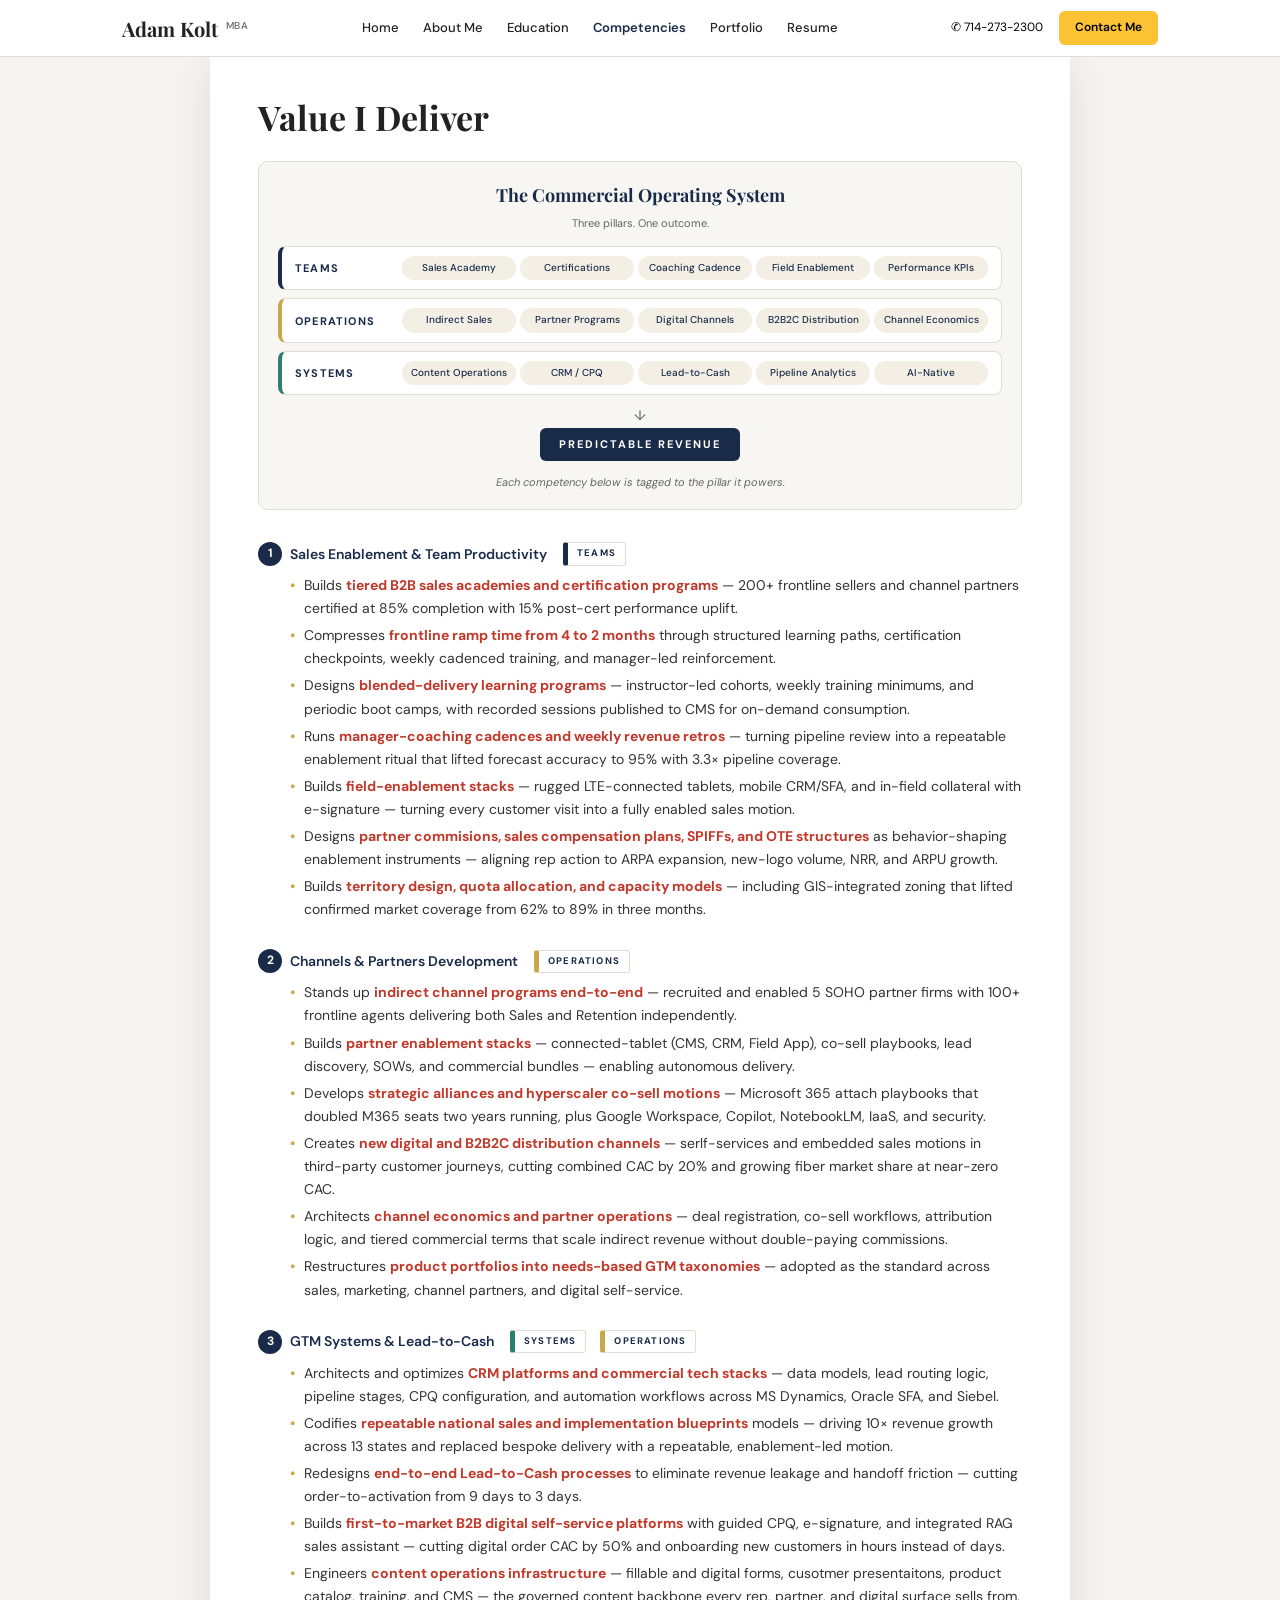
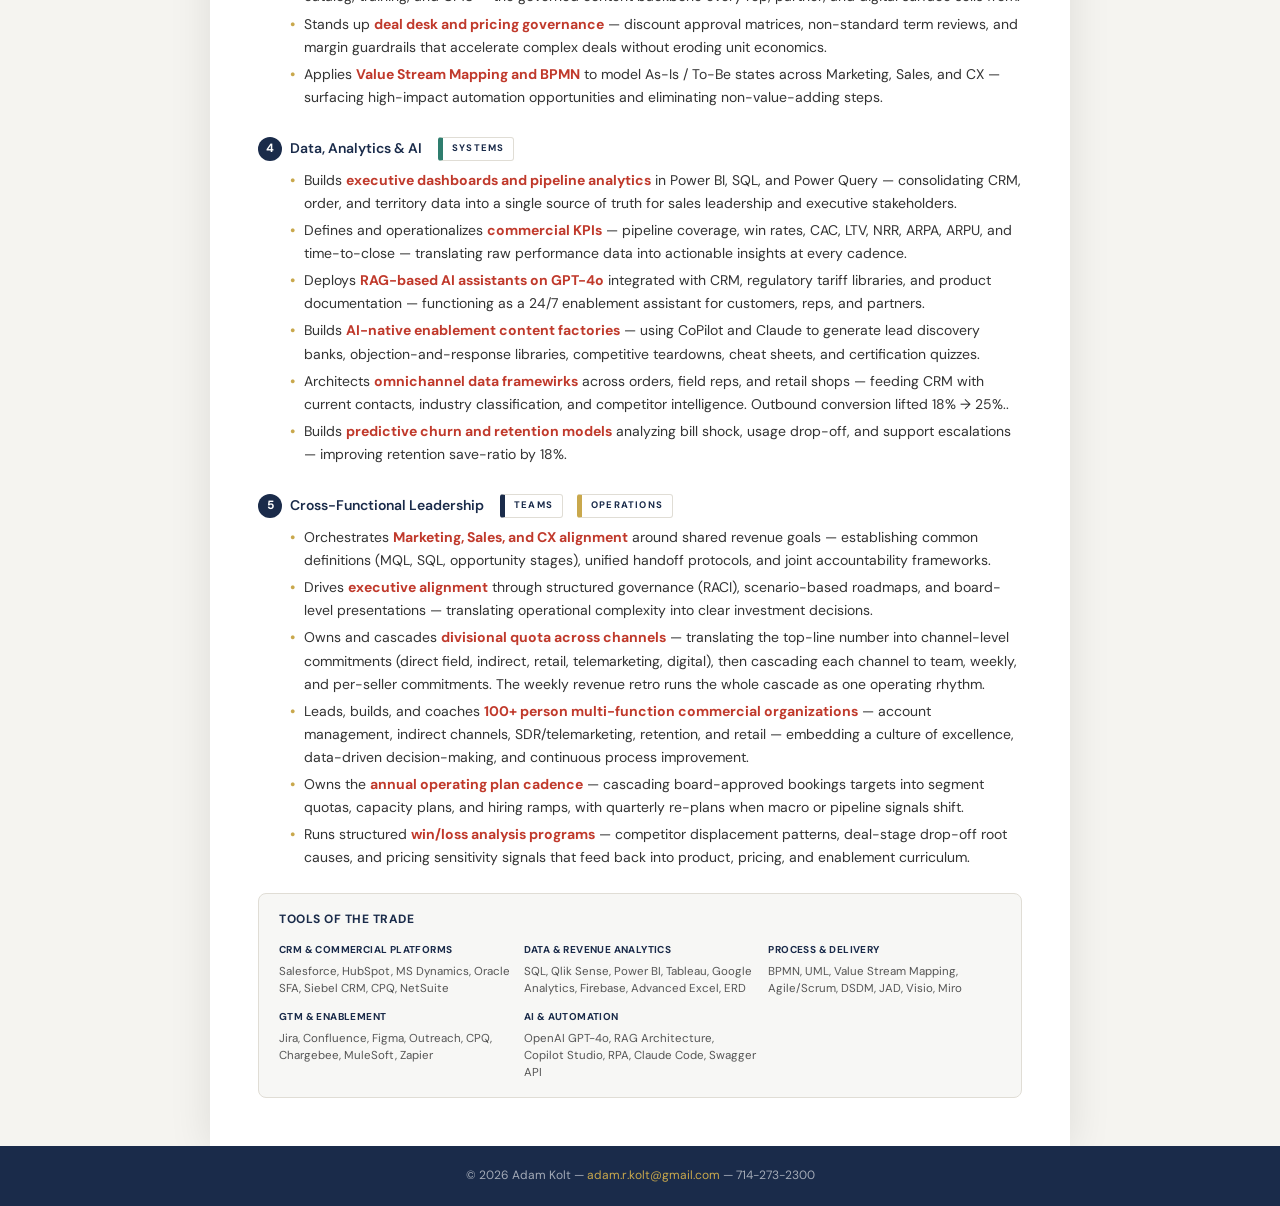
<file: competencies.html>
<!DOCTYPE html>
<html lang="en">

<head>
  <meta charset="UTF-8">
  <meta name="viewport" content="width=device-width, initial-scale=1.0">
  <title>Core Competencies – Adam Kolt MBA</title>
  <link
    href="https://fonts.googleapis.com/css2?family=Playfair+Display:wght@700&family=DM+Sans:wght@300;400;500;600&display=swap"
    rel="stylesheet">
  <link rel="stylesheet" href="css/style.css">
</head>

<body>

  <header class="site-header">
    <div class="header-inner">
      <a href="index.html" class="header-logo">Adam Kolt <sup>MBA</sup></a>
      <nav class="site-nav">
        <a href="index.html">Home</a>
        <a href="about.html">About Me</a>
        <a href="education.html">Education</a>
        <a href="competencies.html" class="active">Competencies</a>
        <a href="impact/b2b-sales-academy.html">Portfolio</a>
        <a href="resume.html">Resume</a>
      </nav>
      <div class="header-actions">
        <span class="header-phone">&#9990; 714-273-2300</span>
        <a href="mailto:adam.r.kolt@gmail.com" class="btn-contact">Contact Me</a>
      </div>
    </div>
  </header>

  <div class="page">
    <div class="content">

      <h1 class="page-title">Value I Deliver</h1>

      <!-- COMMERCIAL OPERATING SYSTEM STACK -->
      <div
        style="background:#F7F6F2;border:1px solid var(--border);border-radius:10px;padding:19px;margin:16px 0 32px;">

        <div style="text-align:center;margin-bottom:14px;">
          <h2 style="font-family:'Playfair Display',serif;font-size:18px;color:var(--navy);margin:0 0 3px;">The
            Commercial Operating System</h2>
          <p style="font-size:11px;color:var(--muted);margin:0;">Three pillars. One outcome.</p>
        </div>

        <div style="display:flex;flex-direction:column;gap:8px;">

          <!-- PILLAR: PEOPLE -->
          <div
            style="display:grid;grid-template-columns:95px 1fr;gap:12px;background:#fff;border:1px solid var(--border);border-left:4px solid var(--navy);border-radius:8px;padding:9px 13px;align-items:center;">
            <div
              style="font-size:11px;font-weight:700;color:var(--navy);text-transform:uppercase;letter-spacing:1.2px;">
              Teams</div>
            <div style="display:grid;grid-template-columns:repeat(5,1fr);gap:4px;">
              <span
                style="display:flex;align-items:center;justify-content:center;background:#F3EFE4;color:var(--navy);font-size:10px;font-weight:500;padding:4px 7px;border-radius:999px;text-align:center;white-space:nowrap;box-sizing:border-box;min-width:0;">Sales
                Academy</span>
              <span
                style="display:flex;align-items:center;justify-content:center;background:#F3EFE4;color:var(--navy);font-size:10px;font-weight:500;padding:4px 7px;border-radius:999px;text-align:center;white-space:nowrap;box-sizing:border-box;min-width:0;">Certifications</span>
              <span
                style="display:flex;align-items:center;justify-content:center;background:#F3EFE4;color:var(--navy);font-size:10px;font-weight:500;padding:4px 7px;border-radius:999px;text-align:center;white-space:nowrap;box-sizing:border-box;min-width:0;">Coaching
                Cadence</span>
              <span
                style="display:flex;align-items:center;justify-content:center;background:#F3EFE4;color:var(--navy);font-size:10px;font-weight:500;padding:4px 7px;border-radius:999px;text-align:center;white-space:nowrap;box-sizing:border-box;min-width:0;">Field
                Enablement</span>
              <span
                style="display:flex;align-items:center;justify-content:center;background:#F3EFE4;color:var(--navy);font-size:10px;font-weight:500;padding:4px 7px;border-radius:999px;text-align:center;white-space:nowrap;box-sizing:border-box;min-width:0;">Performance
                KPIs</span>
            </div>
          </div>

          <!-- PILLAR: CHANNELS -->
          <div
            style="display:grid;grid-template-columns:95px 1fr;gap:12px;background:#fff;border:1px solid var(--border);border-left:4px solid var(--gold);border-radius:8px;padding:9px 13px;align-items:center;">
            <div
              style="font-size:11px;font-weight:700;color:var(--navy);text-transform:uppercase;letter-spacing:1.2px;">
              Operations</div>
            <div style="display:grid;grid-template-columns:repeat(5,1fr);gap:4px;">
              <span
                style="display:flex;align-items:center;justify-content:center;background:#F3EFE4;color:var(--navy);font-size:10px;font-weight:500;padding:4px 7px;border-radius:999px;text-align:center;white-space:nowrap;box-sizing:border-box;min-width:0;">Indirect
                Sales</span>
              <span
                style="display:flex;align-items:center;justify-content:center;background:#F3EFE4;color:var(--navy);font-size:10px;font-weight:500;padding:4px 7px;border-radius:999px;text-align:center;white-space:nowrap;box-sizing:border-box;min-width:0;">Partner
                Programs</span>
              <span
                style="display:flex;align-items:center;justify-content:center;background:#F3EFE4;color:var(--navy);font-size:10px;font-weight:500;padding:4px 7px;border-radius:999px;text-align:center;white-space:nowrap;box-sizing:border-box;min-width:0;">Digital
                Channels</span>
              <span
                style="display:flex;align-items:center;justify-content:center;background:#F3EFE4;color:var(--navy);font-size:10px;font-weight:500;padding:4px 7px;border-radius:999px;text-align:center;white-space:nowrap;box-sizing:border-box;min-width:0;">B2B2C
                Distribution</span>
              <span
                style="display:flex;align-items:center;justify-content:center;background:#F3EFE4;color:var(--navy);font-size:10px;font-weight:500;padding:4px 7px;border-radius:999px;text-align:center;white-space:nowrap;box-sizing:border-box;min-width:0;">Channel
                Economics</span>
            </div>
          </div>

          <!-- PILLAR: SYSTEMS -->
          <div
            style="display:grid;grid-template-columns:95px 1fr;gap:12px;background:#fff;border:1px solid var(--border);border-left:4px solid var(--teal);border-radius:8px;padding:9px 13px;align-items:center;">
            <div
              style="font-size:11px;font-weight:700;color:var(--navy);text-transform:uppercase;letter-spacing:1.2px;">
              Systems</div>
            <div style="display:grid;grid-template-columns:repeat(5,1fr);gap:4px;">
              <span
                style="display:flex;align-items:center;justify-content:center;background:#F3EFE4;color:var(--navy);font-size:10px;font-weight:500;padding:4px 7px;border-radius:999px;text-align:center;white-space:nowrap;box-sizing:border-box;min-width:0;">Content
                Operations</span>
              <span
                style="display:flex;align-items:center;justify-content:center;background:#F3EFE4;color:var(--navy);font-size:10px;font-weight:500;padding:4px 7px;border-radius:999px;text-align:center;white-space:nowrap;box-sizing:border-box;min-width:0;">CRM
                / CPQ</span>
              <span
                style="display:flex;align-items:center;justify-content:center;background:#F3EFE4;color:var(--navy);font-size:10px;font-weight:500;padding:4px 7px;border-radius:999px;text-align:center;white-space:nowrap;box-sizing:border-box;min-width:0;">Lead-to-Cash</span>
              <span
                style="display:flex;align-items:center;justify-content:center;background:#F3EFE4;color:var(--navy);font-size:10px;font-weight:500;padding:4px 7px;border-radius:999px;text-align:center;white-space:nowrap;box-sizing:border-box;min-width:0;">Pipeline
                Analytics</span>
              <span
                style="display:flex;align-items:center;justify-content:center;background:#F3EFE4;color:var(--navy);font-size:10px;font-weight:500;padding:4px 7px;border-radius:999px;text-align:center;white-space:nowrap;box-sizing:border-box;min-width:0;">AI-Native</span>
            </div>
          </div>

        </div>

        <!-- OUTCOME -->
        <div style="text-align:center;margin-top:13px;">
          <div style="font-size:14px;color:var(--muted);line-height:1;margin-bottom:6px;">&#8595;</div>
          <div
            style="display:inline-block;background:var(--navy);color:#fff;font-size:11px;font-weight:700;letter-spacing:2px;padding:7px 19px;border-radius:6px;text-transform:uppercase;">
            Predictable Revenue</div>
        </div>

        <p
          style="text-align:center;font-size:11px;color:var(--muted);font-style:italic;margin:13px 0 0;line-height:1.5;">
          Each competency below is tagged to the pillar it powers.
        </p>

      </div>

      <!-- 1. Sales Enablement & People Productivity -->
      <div class="num-section">
        <h3><span class="num-badge">1</span> Sales Enablement &amp; Team Productivity <span
            style="display:inline-block;background:#fff;color:var(--navy);font-size:9.5px;font-weight:700;letter-spacing:1.2px;padding:3px 9px;border:1px solid var(--border);border-left:5px solid var(--navy);border-radius:3px;text-transform:uppercase;vertical-align:middle;margin-left:8px;">Teams</span>
        </h3>
      </div>
      <ul class="nested-list">
        <li>Builds <strong style="color:#c0392b;">tiered B2B sales academies and certification programs</strong> —
          200+ frontline sellers and channel partners certified at 85% completion with 15% post-cert performance
          uplift.
        </li>
        <li>Compresses <strong style="color:#c0392b;">frontline ramp time from 4 to 2 months</strong> through
          structured learning paths, certification checkpoints, weekly cadenced training, and manager-led
          reinforcement.</li>
        <li>Designs <strong style="color:#c0392b;">blended-delivery learning programs</strong> — instructor-led
          cohorts, weekly training minimums, and periodic boot camps, with recorded
          sessions published to CMS for on-demand consumption.</li>
        <li>Runs <strong style="color:#c0392b;">manager-coaching cadences and weekly revenue retros</strong> — turning
          pipeline review into a repeatable enablement ritual that lifted forecast
          accuracy to 95% with 3.3× pipeline coverage.</li>
        <li>Builds <strong style="color:#c0392b;">field-enablement stacks</strong> — rugged LTE-connected tablets,
          mobile CRM/SFA, and in-field collateral with e-signature — turning every customer visit into a fully enabled
          sales motion.</li>
        <li>Designs <strong style="color:#c0392b;">partner commisions, sales compensation plans, SPIFFs, and OTE
            structures</strong> as
          behavior-shaping enablement instruments — aligning rep action to ARPA expansion, new-logo volume, NRR, and
          ARPU growth.</li>
        <li>Builds <strong style="color:#c0392b;">territory design, quota allocation, and capacity models</strong>
          &mdash; including GIS-integrated zoning that lifted confirmed market coverage from 62% to 89% in three
          months.</li>
      </ul>

      <!-- 2. Channel Development & Partner Operations -->
      <div class="num-section">
        <h3><span class="num-badge">2</span> Channels &amp; Partners Development <span
            style="display:inline-block;background:#fff;color:var(--navy);font-size:9.5px;font-weight:700;letter-spacing:1.2px;padding:3px 9px;border:1px solid var(--border);border-left:5px solid var(--gold);border-radius:3px;text-transform:uppercase;vertical-align:middle;margin-left:8px;">Operations</span>
        </h3>
      </div>
      <ul class="nested-list">
        <li>Stands up <strong style="color:#c0392b;">indirect channel programs end-to-end</strong> — recruited and
          enabled 5 SOHO partner firms with 100+ frontline agents delivering both Sales and Retention independently.
        </li>
        <li>Builds <strong style="color:#c0392b;">partner enablement stacks</strong> — connected-tablet (CMS, CRM,
          Field App), co-sell playbooks, lead discovery, SOWs, and commercial bundles — enabling autonomous delivery.
        </li>
        <li>Develops <strong style="color:#c0392b;">strategic alliances and hyperscaler co-sell motions</strong> —
          Microsoft 365 attach playbooks that doubled M365 seats two years running, plus Google Workspace, Copilot,
          NotebookLM, IaaS, and security.</li>
        <li>Creates <strong style="color:#c0392b;">new digital and B2B2C distribution channels</strong> — serlf-services
          and embedded sales
          motions in third-party customer journeys, cutting combined CAC by 20% and growing fiber market
          share at
          near-zero CAC.</li>
        <li>Architects <strong style="color:#c0392b;">channel economics and partner operations</strong> — deal
          registration, co-sell workflows, attribution logic, and tiered commercial terms that scale indirect revenue
          without double-paying commissions.</li>
        <li>Restructures <strong style="color:#c0392b;">product portfolios into needs-based GTM taxonomies</strong> —
          adopted as the standard across sales, marketing, channel partners, and digital self-service.</li>
      </ul>

      <!-- 3. GTM Systems & Lead-to-Cash -->
      <div class="num-section">
        <h3><span class="num-badge">3</span> GTM Systems &amp; Lead-to-Cash <span
            style="display:inline-block;background:#fff;color:var(--navy);font-size:9.5px;font-weight:700;letter-spacing:1.2px;padding:3px 9px;border:1px solid var(--border);border-left:5px solid var(--teal);border-radius:3px;text-transform:uppercase;vertical-align:middle;margin-left:8px;">Systems</span>
          <span
            style="display:inline-block;background:#fff;color:var(--navy);font-size:9.5px;font-weight:700;letter-spacing:1.2px;padding:3px 9px;border:1px solid var(--border);border-left:5px solid var(--gold);border-radius:3px;text-transform:uppercase;vertical-align:middle;margin-left:6px;">Operations</span>
        </h3>
      </div>
      <ul class="nested-list">
        <li>Architects and optimizes <strong style="color:#c0392b;">CRM platforms and commercial tech stacks</strong>
          — data models, lead routing logic, pipeline stages, CPQ configuration, and automation workflows across MS
          Dynamics, Oracle SFA, and Siebel.</li>
        <li>Codifies <strong style="color:#c0392b;">repeatable national sales and implementation
            blueprints</strong> models — driving 10× revenue growth across 13 states and replaced bespoke delivery with
          a repeatable, enablement-led motion.
        </li>
        <li>Redesigns <strong style="color:#c0392b;">end-to-end Lead-to-Cash processes</strong> to eliminate revenue
          leakage and handoff friction — cutting order-to-activation from 9 days to 3 days.</li>
        <li>Builds <strong style="color:#c0392b;">first-to-market B2B digital self-service platforms</strong> with
          guided CPQ, e-signature, and integrated RAG sales assistant — cutting digital order CAC by 50% and
          onboarding new customers in hours instead of days.</li>
        <li>Engineers <strong style="color:#c0392b;">content operations infrastructure</strong> — fillable and digital
          forms, cusotmer presentaitons, product catalog, training, and CMS — the governed content backbone every rep,
          partner, and digital surface sells from.
        </li>
        <li>Stands up <strong style="color:#c0392b;">deal desk and pricing governance</strong> — discount approval
          matrices, non-standard term reviews, and margin guardrails that accelerate complex deals without eroding
          unit economics.</li>
        <li>Applies <strong style="color:#c0392b;">Value Stream Mapping and BPMN</strong> to model As-Is / To-Be
          states across Marketing, Sales, and CX — surfacing high-impact automation opportunities and eliminating
          non-value-adding steps.</li>
      </ul>

      <!-- 4. Data, Analytics & AI -->
      <div class="num-section">
        <h3><span class="num-badge">4</span> Data, Analytics &amp; AI <span
            style="display:inline-block;background:#fff;color:var(--navy);font-size:9.5px;font-weight:700;letter-spacing:1.2px;padding:3px 9px;border:1px solid var(--border);border-left:5px solid var(--teal);border-radius:3px;text-transform:uppercase;vertical-align:middle;margin-left:8px;">Systems</span>

        </h3>
      </div>
      <ul class="nested-list">
        <li>Builds <strong style="color:#c0392b;">executive dashboards and pipeline analytics</strong> in Power BI,
          SQL, and Power Query — consolidating CRM, order, and territory data into a single source of truth for sales
          leadership and executive stakeholders.</li>
        <li>Defines and operationalizes <strong style="color:#c0392b;">commercial KPIs</strong> — pipeline coverage,
          win rates, CAC, LTV, NRR, ARPA, ARPU, and time-to-close — translating raw performance data into actionable
          insights at every cadence.</li>
        <li>Deploys <strong style="color:#c0392b;">RAG-based AI assistants on GPT-4o</strong> integrated with CRM,
          regulatory tariff libraries, and product documentation — functioning as a 24/7 enablement assistant for
          customers, reps, and partners.</li>
        <li>Builds <strong style="color:#c0392b;">AI-native enablement content factories</strong> — using CoPilot and
          Claude to generate lead discovery banks, objection-and-response libraries, competitive teardowns, cheat
          sheets,
          and certification quizzes.</li>
        <li>Architects <strong style="color:#c0392b;">omnichannel data framewirks</strong>

          across orders, field reps, and retail shops — feeding
          CRM with current contacts, industry classification, and competitor intelligence. Outbound conversion lifted
          18% → 25%..

        </li>
        <li>Builds <strong style="color:#c0392b;">predictive churn and retention models</strong> analyzing bill shock,
          usage drop-off, and support escalations — improving retention save-ratio by 18%.</li>

      </ul>

      <!-- 5. Cross-Functional Leadership & Operating Rhythm -->
      <div class="num-section">
        <h3><span class="num-badge">5</span> Cross-Functional Leadership <span
            style="display:inline-block;background:#fff;color:var(--navy);font-size:9.5px;font-weight:700;letter-spacing:1.2px;padding:3px 9px;border:1px solid var(--border);border-left:5px solid var(--navy);border-radius:3px;text-transform:uppercase;vertical-align:middle;margin-left:8px;">Teams</span>
          <span
            style="display:inline-block;background:#fff;color:var(--navy);font-size:9.5px;font-weight:700;letter-spacing:1.2px;padding:3px 9px;border:1px solid var(--border);border-left:5px solid var(--gold);border-radius:3px;text-transform:uppercase;vertical-align:middle;margin-left:6px;">Operations</span>
        </h3>
      </div>
      <ul class="nested-list">
        <li>Orchestrates <strong style="color:#c0392b;">Marketing, Sales, and CX alignment</strong> around shared
          revenue goals — establishing common definitions (MQL, SQL, opportunity stages), unified handoff protocols,
          and joint accountability frameworks.</li>
        <li>Drives <strong style="color:#c0392b;">executive alignment</strong> through structured governance (RACI),
          scenario-based roadmaps, and board-level presentations — translating operational complexity into clear
          investment decisions.</li>
        <li>Owns and cascades <strong style="color:#c0392b;">divisional quota across channels</strong> &mdash;
          translating the top-line number into channel-level commitments (direct field, indirect, retail,
          telemarketing, digital), then cascading each channel to team, weekly, and per-seller commitments. The
          weekly revenue retro runs the whole cascade as one operating rhythm.</li>
        <li>Leads, builds, and coaches <strong style="color:#c0392b;">100+ person multi-function commercial
            organizations</strong> &mdash; account management, indirect channels, SDR/telemarketing, retention, and
          retail &mdash; embedding a culture of excellence, data-driven decision-making, and continuous
          process improvement.</li>
        <li>Owns the <strong style="color:#c0392b;">annual operating plan cadence</strong> — cascading board-approved
          bookings targets into segment quotas, capacity plans, and hiring ramps, with quarterly re-plans when macro
          or pipeline signals shift.</li>
        <li>Runs structured <strong style="color:#c0392b;">win/loss analysis programs</strong> — competitor
          displacement patterns, deal-stage drop-off root causes, and pricing sensitivity signals that feed back into
          product, pricing, and enablement curriculum.</li>
      </ul>

      <!-- TOOLS -->
      <div class="tools-section">
        <h4>Tools of the Trade</h4>
        <div class="tools-grid">


          <div class="tool-group">
            <label>CRM &amp; Commercial Platforms</label>
            <p>Salesforce, HubSpot, MS Dynamics, Oracle SFA, Siebel CRM, CPQ, NetSuite</p>
          </div>

          <div class="tool-group">
            <label>Data &amp; Revenue Analytics</label>
            <p>SQL, Qlik Sense, Power BI, Tableau, Google Analytics, Firebase, Advanced Excel, ERD</p>
          </div>

          <div class="tool-group">
            <label>Process &amp; Delivery</label>
            <p>BPMN, UML, Value Stream Mapping, Agile/Scrum, DSDM, JAD, Visio, Miro</p>
          </div>

          <div class="tool-group">
            <label>GTM &amp; Enablement</label>
            <p>Jira, Confluence, Figma, Outreach, CPQ, Chargebee, MuleSoft, Zapier</p>
          </div>

          <div class="tool-group">
            <label>AI &amp; Automation</label>
            <p>OpenAI GPT-4o, RAG Architecture, Copilot Studio, RPA, Claude Code, Swagger API</p>
          </div>

        </div>
      </div>

    </div>
  </div>

  <footer class="site-footer">
    &copy; 2026 Adam Kolt &mdash; <a href="mailto:adam.r.kolt@gmail.com">adam.r.kolt@gmail.com</a> &mdash; 714-273-2300
  </footer>

</body>

</html>
</file>
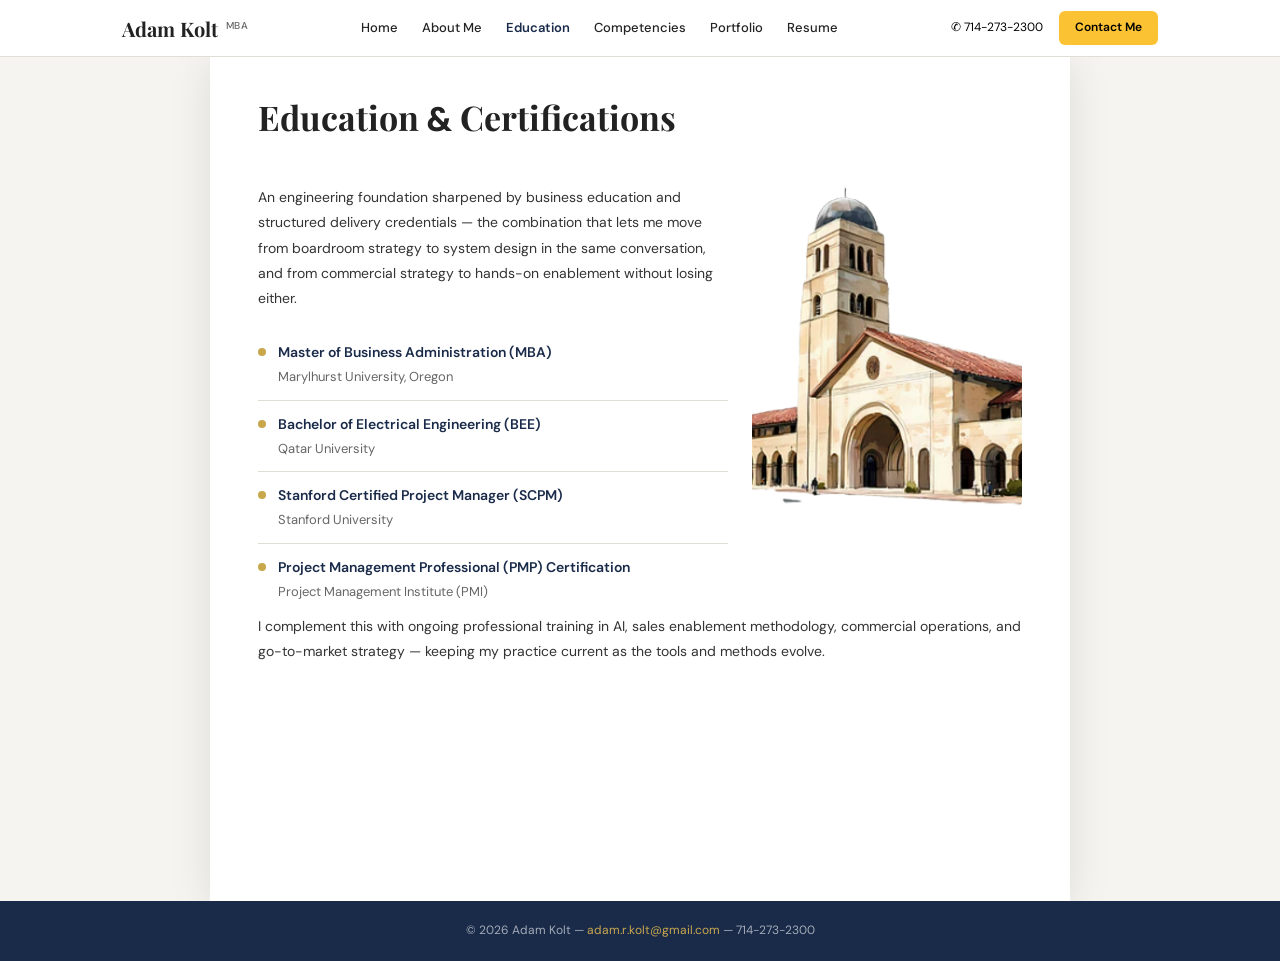
<file: education.html>
<!DOCTYPE html>
<html lang="en">

<head>
  <meta charset="UTF-8">
  <meta name="viewport" content="width=device-width, initial-scale=1.0">
  <title>Education & Certifications – Adam Kolt MBA</title>
  <link
    href="https://fonts.googleapis.com/css2?family=Playfair+Display:wght@700&family=DM+Sans:wght@300;400;500;600&display=swap"
    rel="stylesheet">
  <link rel="stylesheet" href="css/style.css">
</head>

<body>

  <header class="site-header">
    <div class="header-inner">
      <a href="index.html" class="header-logo">Adam Kolt <sup>MBA</sup></a>
      <nav class="site-nav">
        <a href="index.html">Home</a>
        <a href="about.html">About Me</a>
        <a href="education.html" class="active">Education</a>
        <a href="competencies.html">Competencies</a>
        <a href="impact/b2b-sales-academy.html">Portfolio</a>
        <a href="resume.html">Resume</a>
      </nav>
      <div class="header-actions">
        <span class="header-phone">&#9990; 714-273-2300</span>
        <a href="mailto:adam.r.kolt@gmail.com" class="btn-contact">Contact Me</a>
      </div>
    </div>
  </header>

  <div class="page">
    <div class="content">

      <h1 class="page-title">Education <span style="font-family:'DM Sans',sans-serif;font-weight:850;">&amp;</span>
        Certifications</h1>

      <br>

      <!-- <div class="tag-row" style="margin-bottom:24px;">
        <span class="tag-pill">MBA</span>
        <span class="tag-pill">BSc Electrical Engineering</span>
        <span class="tag-pill">Stanford Certified Project Manager</span>
        <span class="tag-pill">PMP</span>
      </div> -->

      <div style="overflow:hidden;">
        <div class="edu-photo">
          <img src="images/University Photo.png" alt="Marylhurst University"
            style="width:100%;height:100%;object-fit:cover;object-position:center top;">
        </div>

        <p class="bio-text">
          An engineering foundation sharpened by business education and structured delivery credentials &mdash; the
          combination that lets me move from boardroom strategy to system design in the same conversation, and from
          commercial strategy to hands-on enablement without losing either.
        </p>

        <ul class="edu-list">
          <li class="edu-item">
            <div class="edu-dot"></div>
            <div>
              <h4>Master of Business Administration (MBA)</h4>
              <p>Marylhurst University, Oregon</p>
            </div>
          </li>
          <li class="edu-item">
            <div class="edu-dot"></div>
            <div>
              <h4>Bachelor of Electrical Engineering (BEE)</h4>
              <p>Qatar University</p>
            </div>
          </li>
          <li class="edu-item">
            <div class="edu-dot"></div>
            <div>
              <h4>Stanford Certified Project Manager (SCPM)</h4>
              <p>Stanford University</p>
            </div>
          </li>
          <li class="edu-item">
            <div class="edu-dot"></div>
            <div>
              <h4>Project Management Professional (PMP) Certification</h4>
              <p>Project Management Institute (PMI)</p>
            </div>
          </li>

        </ul>
      </div>
      <p class="bio-text">
        I complement this with ongoing professional training in AI, sales enablement methodology, commercial
        operations, and go-to-market strategy &mdash; keeping my practice current as the tools and methods evolve.
      </p>

    </div>
  </div>

  <footer class="site-footer">
    &copy; 2026 Adam Kolt &mdash; <a href="mailto:adam.r.kolt@gmail.com">adam.r.kolt@gmail.com</a> &mdash; 714-273-2300
  </footer>

</body>

</html>
</file>
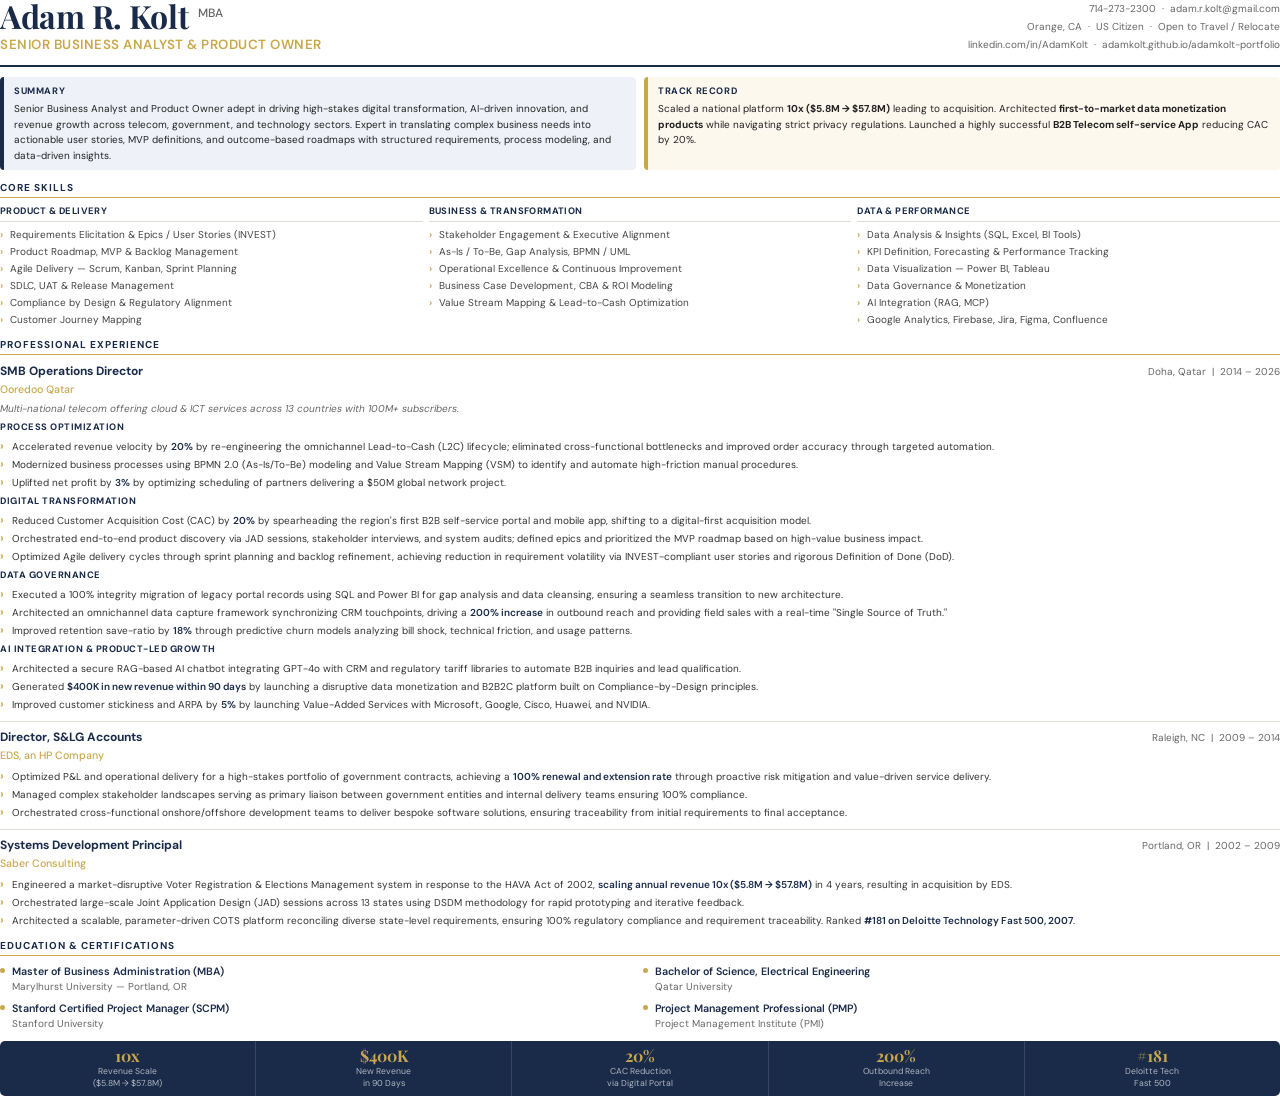
<file: resume-print.html>
<!DOCTYPE html>
<html lang="en">
<head>
  <meta charset="UTF-8">
  <meta name="viewport" content="width=device-width, initial-scale=1.0">
  <title>Adam R. Kolt – Senior Business Analyst</title>
  <link href="https://fonts.googleapis.com/css2?family=Playfair+Display:wght@700&family=DM+Sans:wght@300;400;500;600&display=swap" rel="stylesheet">
  <style>
    *, *::before, *::after { box-sizing: border-box; margin: 0; padding: 0; }

    :root {
      --gold:   #C9A84C;
      --navy:   #1A2B4A;
      --red:    #D94F3D;
      --bg:     #F5F4F0;
      --white:  #FFFFFF;
      --text:   #222222;
      --muted:  #666666;
      --border: #E0DDD5;
    }

    @page {
      size: A4;
      margin: 14mm 16mm 14mm 16mm;
    }

    body {
      font-family: 'DM Sans', sans-serif;
      background: var(--white);
      color: var(--text);
      font-size: 8.5pt;
      line-height: 1.5;
      -webkit-print-color-adjust: exact;
      print-color-adjust: exact;
    }

    /* ── HEADER ── */
    .resume-header {
      display: flex;
      justify-content: space-between;
      align-items: flex-start;
      padding-bottom: 10px;
      margin-bottom: 10px;
      border-bottom: 2px solid var(--navy);
    }

    .name-block {}

    .name {
      font-family: 'Playfair Display', serif;
      font-size: 24pt;
      font-weight: 700;
      color: var(--navy);
      line-height: 1;
      letter-spacing: -.3px;
    }

    .name sup {
      font-family: 'DM Sans', sans-serif;
      font-size: 9pt;
      font-weight: 500;
      color: var(--muted);
      vertical-align: super;
      margin-left: 3px;
    }

    .title-line {
      font-size: 10pt;
      font-weight: 600;
      color: var(--gold);
      margin-top: 3px;
      letter-spacing: .5px;
      text-transform: uppercase;
    }

    .contact-block {
      text-align: right;
      font-size: 7.5pt;
      color: var(--muted);
      line-height: 1.8;
    }

    .contact-block a { color: var(--navy); font-weight: 500; text-decoration: none; }

    .contact-line {
      display: flex;
      align-items: center;
      justify-content: flex-end;
      gap: 5px;
    }

    .contact-dot {
      width: 3px; height: 3px;
      background: var(--gold);
      border-radius: 50%;
      display: inline-block;
    }

    /* ── CALLOUT STRIP (summary + track record) ── */
    .summary-strip {
      display: grid;
      grid-template-columns: 1fr 1fr;
      gap: 8px;
      margin-bottom: 10px;
    }

    .callout {
      display: flex;
      border-radius: 4px;
      overflow: hidden;
    }

    .callout-bar { width: 4px; flex-shrink: 0; }
    .callout-body { padding: 7px 10px; font-size: 7.5pt; line-height: 1.55; flex: 1; }

    .callout.navy .callout-bar  { background: var(--navy); }
    .callout.navy .callout-body { background: #EEF1F7; }
    .callout.gold .callout-bar  { background: var(--gold); }
    .callout.gold .callout-body { background: #FDF8EE; }

    .callout-label {
      font-size: 7pt;
      font-weight: 700;
      color: var(--navy);
      text-transform: uppercase;
      letter-spacing: .6px;
      margin-bottom: 3px;
    }

    /* ── SECTION TITLE ── */
    .section {
      margin-bottom: 9px;
    }

    .section-title {
      font-size: 7.5pt;
      font-weight: 700;
      text-transform: uppercase;
      letter-spacing: 1px;
      color: var(--navy);
      border-bottom: 1.5px solid var(--gold);
      padding-bottom: 2px;
      margin-bottom: 7px;
    }

    /* ── SKILLS GRID ── */
    .skills-grid {
      display: grid;
      grid-template-columns: 1fr 1fr 1fr;
      gap: 6px;
    }

    .skill-col-head {
      font-size: 7pt;
      font-weight: 700;
      color: var(--navy);
      text-transform: uppercase;
      letter-spacing: .4px;
      margin-bottom: 4px;
      padding-bottom: 2px;
      border-bottom: 1px solid var(--border);
    }

    .skill-item {
      font-size: 7.5pt;
      color: #444;
      padding: 1.5px 0 1.5px 10px;
      position: relative;
      line-height: 1.4;
    }

    .skill-item::before {
      content: '›';
      position: absolute; left: 0;
      color: var(--gold);
      font-weight: 700;
    }

    /* ── EXPERIENCE ── */
    .role { margin-bottom: 8px; page-break-inside: avoid; }

    .role-header {
      display: flex;
      justify-content: space-between;
      align-items: baseline;
      margin-bottom: 1px;
    }

    .role-title {
      font-size: 9pt;
      font-weight: 700;
      color: var(--navy);
    }

    .role-date {
      font-size: 7.5pt;
      color: var(--muted);
      white-space: nowrap;
    }

    .role-company {
      font-size: 8pt;
      font-weight: 500;
      color: var(--gold);
      margin-bottom: 4px;
    }

    .role-context {
      font-size: 7.5pt;
      color: var(--muted);
      font-style: italic;
      margin-bottom: 5px;
    }

    /* Category rows inside a role */
    .cat-row { margin-bottom: 4px; }

    .cat-label {
      font-size: 7pt;
      font-weight: 700;
      color: var(--navy);
      text-transform: uppercase;
      letter-spacing: .5px;
      margin-bottom: 2px;
    }

    .bullet-list { list-style: none; padding: 0; }

    .bullet-list li {
      font-size: 7.5pt;
      color: #333;
      padding: 1.5px 0 1.5px 12px;
      position: relative;
      line-height: 1.5;
    }

    .bullet-list li::before {
      content: '›';
      position: absolute; left: 0;
      color: var(--gold);
      font-weight: 700;
      font-size: 9pt;
      line-height: 1.2;
    }

    .bullet-list li strong { color: var(--navy); font-weight: 600; }

    /* ── EDUCATION & CERTS ── */
    .edu-grid {
      display: grid;
      grid-template-columns: 1fr 1fr;
      gap: 6px;
    }

    .edu-item { display: flex; gap: 7px; align-items: flex-start; }

    .edu-dot {
      width: 5px; height: 5px;
      background: var(--gold);
      border-radius: 50%;
      flex-shrink: 0;
      margin-top: 5px;
    }

    .edu-degree { font-size: 8pt; font-weight: 600; color: var(--navy); }
    .edu-school { font-size: 7.5pt; color: var(--muted); }

    /* ── METRICS BAR ── */
    .metrics-bar {
      display: flex;
      background: var(--navy);
      border-radius: 5px;
      overflow: hidden;
      margin-top: 10px;
    }

    .metric {
      flex: 1;
      padding: 7px 10px;
      border-right: 1px solid rgba(255,255,255,.12);
      text-align: center;
    }

    .metric:last-child { border-right: none; }

    .metric .val {
      font-family: 'Playfair Display', serif;
      font-size: 12pt;
      color: var(--gold);
      font-weight: 700;
      line-height: 1;
    }

    .metric .lbl {
      font-size: 6.5pt;
      color: rgba(255,255,255,.65);
      margin-top: 2px;
      line-height: 1.3;
    }

    /* ── DIVIDER ── */
    .divider { height: 1px; background: var(--border); margin: 6px 0; }
  </style>
</head>
<body>

  <!-- HEADER -->
  <div class="resume-header">
    <div class="name-block">
      <div class="name">Adam R. Kolt <sup>MBA</sup></div>
      <div class="title-line">Senior Business Analyst &amp; Product Owner</div>
    </div>
    <div class="contact-block">
      <div>714-273-2300 &nbsp;·&nbsp; adam.r.kolt@gmail.com</div>
      <div>Orange, CA &nbsp;·&nbsp; US Citizen &nbsp;·&nbsp; Open to Travel / Relocate</div>
      <div>linkedin.com/in/AdamKolt &nbsp;·&nbsp; adamkolt.github.io/adamkolt-portfolio</div>
    </div>
  </div>

  <!-- SUMMARY + TRACK RECORD -->
  <div class="summary-strip">
    <div class="callout navy">
      <div class="callout-bar"></div>
      <div class="callout-body">
        <div class="callout-label">Summary</div>
        Senior Business Analyst and Product Owner adept in driving high-stakes digital transformation, AI-driven innovation, and revenue growth across telecom, government, and technology sectors. Expert in translating complex business needs into actionable user stories, MVP definitions, and outcome-based roadmaps with structured requirements, process modeling, and data-driven insights.
      </div>
    </div>
    <div class="callout gold">
      <div class="callout-bar"></div>
      <div class="callout-body">
        <div class="callout-label">Track Record</div>
        Scaled a national platform <strong>10x ($5.8M → $57.8M)</strong> leading to acquisition. Architected <strong>first-to-market data monetization products</strong> while navigating strict privacy regulations. Launched a highly successful <strong>B2B Telecom self-service App</strong> reducing CAC by 20%.
      </div>
    </div>
  </div>

  <!-- KEY SKILLS -->
  <div class="section">
    <div class="section-title">Core Skills</div>
    <div class="skills-grid">
      <div>
        <div class="skill-col-head">Product &amp; Delivery</div>
        <div class="skill-item">Requirements Elicitation &amp; Epics / User Stories (INVEST)</div>
        <div class="skill-item">Product Roadmap, MVP &amp; Backlog Management</div>
        <div class="skill-item">Agile Delivery — Scrum, Kanban, Sprint Planning</div>
        <div class="skill-item">SDLC, UAT &amp; Release Management</div>
        <div class="skill-item">Compliance by Design &amp; Regulatory Alignment</div>
        <div class="skill-item">Customer Journey Mapping</div>
      </div>
      <div>
        <div class="skill-col-head">Business &amp; Transformation</div>
        <div class="skill-item">Stakeholder Engagement &amp; Executive Alignment</div>
        <div class="skill-item">As-Is / To-Be, Gap Analysis, BPMN / UML</div>
        <div class="skill-item">Operational Excellence &amp; Continuous Improvement</div>
        <div class="skill-item">Business Case Development, CBA &amp; ROI Modeling</div>
        <div class="skill-item">Value Stream Mapping &amp; Lead-to-Cash Optimization</div>
      </div>
      <div>
        <div class="skill-col-head">Data &amp; Performance</div>
        <div class="skill-item">Data Analysis &amp; Insights (SQL, Excel, BI Tools)</div>
        <div class="skill-item">KPI Definition, Forecasting &amp; Performance Tracking</div>
        <div class="skill-item">Data Visualization — Power BI, Tableau</div>
        <div class="skill-item">Data Governance &amp; Monetization</div>
        <div class="skill-item">AI Integration (RAG, MCP)</div>
        <div class="skill-item">Google Analytics, Firebase, Jira, Figma, Confluence</div>
      </div>
    </div>
  </div>

  <!-- EXPERIENCE -->
  <div class="section">
    <div class="section-title">Professional Experience</div>

    <!-- OOREDOO -->
    <div class="role">
      <div class="role-header">
        <span class="role-title">SMB Operations Director</span>
        <span class="role-date">Doha, Qatar &nbsp;|&nbsp; 2014 – 2026</span>
      </div>
      <div class="role-company">Ooredoo Qatar</div>
      <div class="role-context">Multi-national telecom offering cloud &amp; ICT services across 13 countries with 100M+ subscribers.</div>

      <div class="cat-row">
        <div class="cat-label">Process Optimization</div>
        <ul class="bullet-list">
          <li>Accelerated revenue velocity by <strong>20%</strong> by re-engineering the omnichannel Lead-to-Cash (L2C) lifecycle; eliminated cross-functional bottlenecks and improved order accuracy through targeted automation.</li>
          <li>Modernized business processes using BPMN 2.0 (As-Is/To-Be) modeling and Value Stream Mapping (VSM) to identify and automate high-friction manual procedures.</li>
          <li>Uplifted net profit by <strong>3%</strong> by optimizing scheduling of partners delivering a $50M global network project.</li>
        </ul>
      </div>

      <div class="cat-row">
        <div class="cat-label">Digital Transformation</div>
        <ul class="bullet-list">
          <li>Reduced Customer Acquisition Cost (CAC) by <strong>20%</strong> by spearheading the region's first B2B self-service portal and mobile app, shifting to a digital-first acquisition model.</li>
          <li>Orchestrated end-to-end product discovery via JAD sessions, stakeholder interviews, and system audits; defined epics and prioritized the MVP roadmap based on high-value business impact.</li>
          <li>Optimized Agile delivery cycles through sprint planning and backlog refinement, achieving reduction in requirement volatility via INVEST-compliant user stories and rigorous Definition of Done (DoD).</li>
        </ul>
      </div>

      <div class="cat-row">
        <div class="cat-label">Data Governance</div>
        <ul class="bullet-list">
          <li>Executed a 100% integrity migration of legacy portal records using SQL and Power BI for gap analysis and data cleansing, ensuring a seamless transition to new architecture.</li>
          <li>Architected an omnichannel data capture framework synchronizing CRM touchpoints, driving a <strong>200% increase</strong> in outbound reach and providing field sales with a real-time "Single Source of Truth."</li>
          <li>Improved retention save-ratio by <strong>18%</strong> through predictive churn models analyzing bill shock, technical friction, and usage patterns.</li>
        </ul>
      </div>

      <div class="cat-row">
        <div class="cat-label">AI Integration &amp; Product-Led Growth</div>
        <ul class="bullet-list">
          <li>Architected a secure RAG-based AI chatbot integrating GPT-4o with CRM and regulatory tariff libraries to automate B2B inquiries and lead qualification.</li>
          <li>Generated <strong>$400K in new revenue within 90 days</strong> by launching a disruptive data monetization and B2B2C platform built on Compliance-by-Design principles.</li>
          <li>Improved customer stickiness and ARPA by <strong>5%</strong> by launching Value-Added Services with Microsoft, Google, Cisco, Huawei, and NVIDIA.</li>
        </ul>
      </div>
    </div>

    <div class="divider"></div>

    <!-- EDS -->
    <div class="role">
      <div class="role-header">
        <span class="role-title">Director, S&amp;LG Accounts</span>
        <span class="role-date">Raleigh, NC &nbsp;|&nbsp; 2009 – 2014</span>
      </div>
      <div class="role-company">EDS, an HP Company</div>
      <ul class="bullet-list">
        <li>Optimized P&amp;L and operational delivery for a high-stakes portfolio of government contracts, achieving a <strong>100% renewal and extension rate</strong> through proactive risk mitigation and value-driven service delivery.</li>
        <li>Managed complex stakeholder landscapes serving as primary liaison between government entities and internal delivery teams ensuring 100% compliance.</li>
        <li>Orchestrated cross-functional onshore/offshore development teams to deliver bespoke software solutions, ensuring traceability from initial requirements to final acceptance.</li>
      </ul>
    </div>

    <div class="divider"></div>

    <!-- SABER -->
    <div class="role">
      <div class="role-header">
        <span class="role-title">Systems Development Principal</span>
        <span class="role-date">Portland, OR &nbsp;|&nbsp; 2002 – 2009</span>
      </div>
      <div class="role-company">Saber Consulting</div>
      <ul class="bullet-list">
        <li>Engineered a market-disruptive Voter Registration &amp; Elections Management system in response to the HAVA Act of 2002, <strong>scaling annual revenue 10x ($5.8M → $57.8M)</strong> in 4 years, resulting in acquisition by EDS.</li>
        <li>Orchestrated large-scale Joint Application Design (JAD) sessions across 13 states using DSDM methodology for rapid prototyping and iterative feedback.</li>
        <li>Architected a scalable, parameter-driven COTS platform reconciling diverse state-level requirements, ensuring 100% regulatory compliance and requirement traceability. Ranked <strong>#181 on Deloitte Technology Fast 500, 2007</strong>.</li>
      </ul>
    </div>
  </div>

  <!-- EDUCATION & CERTS -->
  <div class="section">
    <div class="section-title">Education &amp; Certifications</div>
    <div class="edu-grid">
      <div class="edu-item">
        <div class="edu-dot"></div>
        <div>
          <div class="edu-degree">Master of Business Administration (MBA)</div>
          <div class="edu-school">Marylhurst University — Portland, OR</div>
        </div>
      </div>
      <div class="edu-item">
        <div class="edu-dot"></div>
        <div>
          <div class="edu-degree">Bachelor of Science, Electrical Engineering</div>
          <div class="edu-school">Qatar University</div>
        </div>
      </div>
      <div class="edu-item">
        <div class="edu-dot"></div>
        <div>
          <div class="edu-degree">Stanford Certified Project Manager (SCPM)</div>
          <div class="edu-school">Stanford University</div>
        </div>
      </div>
      <div class="edu-item">
        <div class="edu-dot"></div>
        <div>
          <div class="edu-degree">Project Management Professional (PMP)</div>
          <div class="edu-school">Project Management Institute (PMI)</div>
        </div>
      </div>
    </div>
  </div>

  <!-- METRICS BAR -->
  <div class="metrics-bar">
    <div class="metric"><div class="val">10x</div><div class="lbl">Revenue Scale<br>($5.8M → $57.8M)</div></div>
    <div class="metric"><div class="val">$400K</div><div class="lbl">New Revenue<br>in 90 Days</div></div>
    <div class="metric"><div class="val">20%</div><div class="lbl">CAC Reduction<br>via Digital Portal</div></div>
    <div class="metric"><div class="val">200%</div><div class="lbl">Outbound Reach<br>Increase</div></div>
    <div class="metric"><div class="val">#181</div><div class="lbl">Deloitte Tech<br>Fast 500</div></div>
  </div>

</body>
</html>
</file>
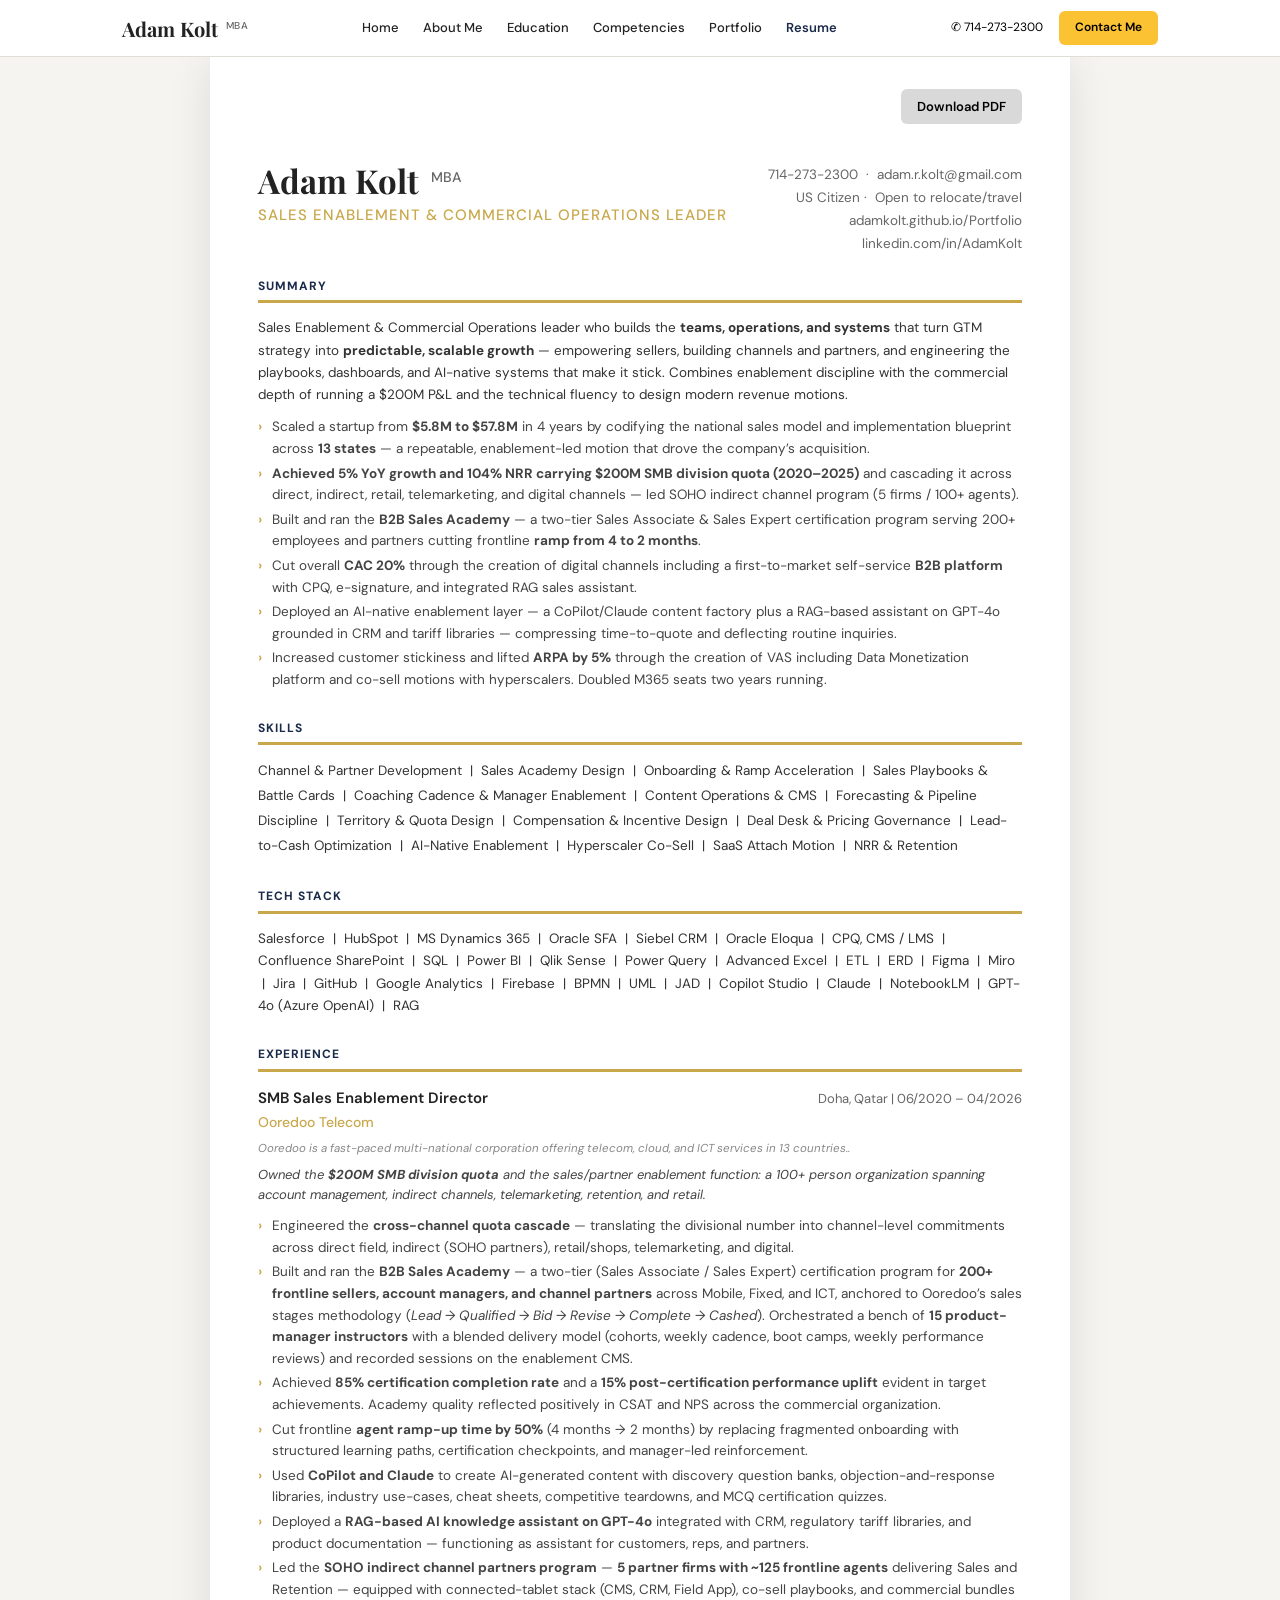
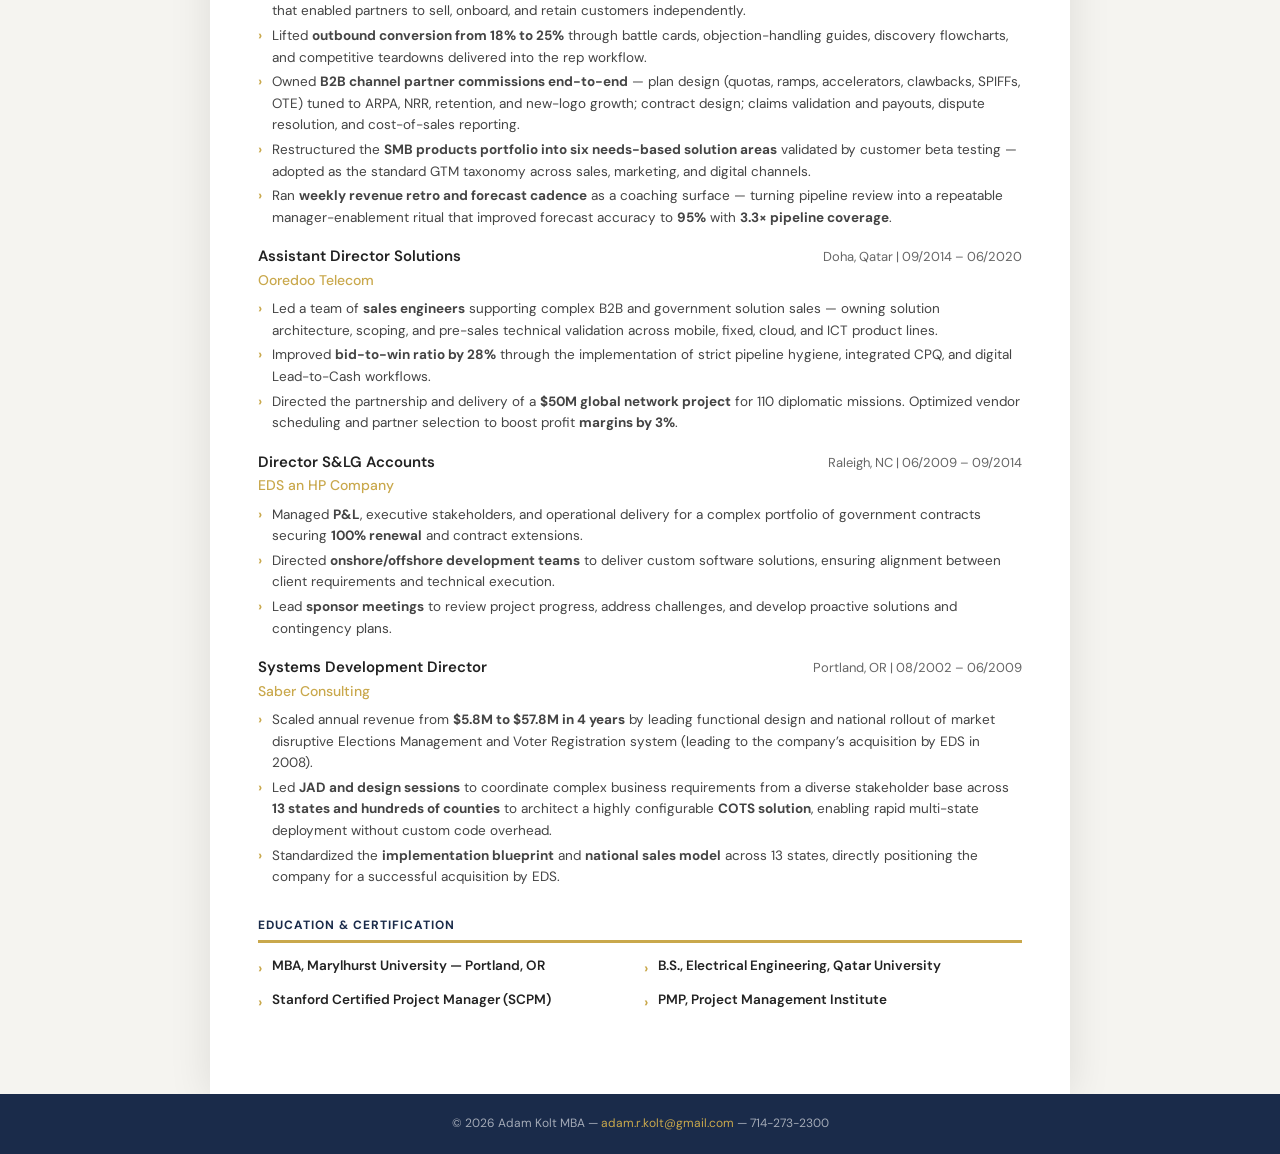
<file: resume.html>
<!DOCTYPE html>
<html lang="en">

<head>
  <meta charset="UTF-8">
  <meta name="viewport" content="width=device-width, initial-scale=1.0">
  <title>Resume – Adam Kolt MBA | Sales Enablement &amp; Commercial Operations Leader</title>
  <link
    href="https://fonts.googleapis.com/css2?family=Playfair+Display:wght@700&family=DM+Sans:wght@300;400;500;600&display=swap"
    rel="stylesheet">
  <link rel="stylesheet" href="css/style.css">
  <style>
    .resume-header {
      display: flex;
      justify-content: space-between;
      align-items: flex-start;
      margin-bottom: 21px;
      padding-bottom: 0;
    }

    .resume-name {
      font-family: 'Playfair Display', serif;
      font-size: 33px;
      font-weight: 700;
      line-height: 1;
      margin-bottom: 6px;
    }

    .resume-name sup {
      font-family: 'DM Sans', sans-serif;
      font-size: 14px;
      font-weight: 500;
      color: var(--muted);
      vertical-align: super;
      margin-left: 4px;
    }

    .resume-title {
      font-size: 15px;
      color: var(--gold);
      font-weight: 500;
      margin-bottom: 8px;
      text-transform: uppercase;
      letter-spacing: 1px;
    }

    .resume-contact {
      font-size: 13.5px;
      color: var(--muted);
      display: flex;
      flex-direction: column;
      gap: 1px;
      text-align: right;
    }

    .resume-contact a {
      color: var(--muted);
      font-weight: 400;
    }

    .resume-section {
      margin-bottom: 28px;
    }

    .resume-section-title {
      font-size: 12px;
      font-weight: 700;
      text-transform: uppercase;
      letter-spacing: 1px;
      color: var(--navy);
      border-bottom: 3px solid var(--gold);
      padding-bottom: 4px;
      margin-bottom: 14px;
    }

    .resume-role {
      margin-bottom: 16px;
    }

    .resume-role-header {
      display: flex;
      justify-content: space-between;
      align-items: baseline;
      margin-bottom: 0;
    }

    .resume-role-title {
      font-size: 15px;
      font-weight: 600;
      color: var(--text);
    }

    .resume-role-date {
      font-size: 13px;
      color: var(--muted);
      white-space: nowrap;
    }

    .resume-role-company {
      font-size: 14px;
      color: var(--gold);
      font-weight: 500;
      margin-bottom: 6px;
    }

    .resume-role ul {
      list-style: none;
      padding: 0;
      display: flex;
      flex-direction: column;
      gap: 3px;
    }

    .resume-role ul li {
      font-size: 13.5px;
      color: #444;
      line-height: 1.6;
      padding-left: 14px;
      position: relative;
    }

    .resume-role ul li::before {
      content: '›';
      position: absolute;
      left: 0;
      color: var(--gold);
      font-weight: 700;
    }

    .resume-sub {
      display: grid;
      grid-template-columns: 120px 1fr;
      gap: 10px;
      margin-bottom: 10px;
      align-items: start;
    }

    .resume-sub-label {
      font-size: 10.5px;
      font-weight: 700;
      color: var(--navy);
      text-transform: uppercase;
      letter-spacing: 0.8px;
      padding-top: 2px;
      line-height: 1.4;
    }

    .cert-grid {
      display: grid;
      grid-template-columns: 1fr 1fr;
      gap: 8px;
    }

    .cert-item {
      padding-left: 14px;
      position: relative;
      margin-bottom: 8px;
    }

    .cert-item strong {
      display: block;
      font-size: 13.5px;
      font-weight: 600;
      color: #222;
      line-height: 1.4;
    }

    .cert-item span {
      display: block;
      font-size: 11.5px;
      color: #888;
      margin-top: 1px;
    }

    .cert-item::before {
      content: '›';
      position: absolute;
      left: 0;
      color: var(--gold);
      font-weight: 700;
    }

    .rc-skills-grid {
      display: grid;
      grid-template-columns: repeat(3, 1fr);
      gap: 16px;
    }

    .rc-skill-group label {
      display: block;
      font-size: 11px;
      font-weight: 700;
      color: var(--navy);
      text-transform: uppercase;
      letter-spacing: 0.4px;
      margin-bottom: 6px;
      border-bottom: 1px solid #ddd;
      padding-bottom: 4px;
    }

    .rc-skill-group ul {
      list-style: none;
      padding: 0;
      margin: 0;
      display: flex;
      flex-direction: column;
      gap: 3px;
    }

    .rc-skill-group ul li {
      font-size: 13px;
      color: #444;
      line-height: 1.55;
      padding-left: 13px;
      position: relative;
    }

    .rc-skill-group ul li::before {
      content: '›';
      position: absolute;
      left: 0;
      color: var(--gold);
      font-weight: 700;
    }

    .download-bar {
      display: flex;
      justify-content: flex-end;
      margin-bottom: 16px;
    }

    .download-btn {
      background: #D9D9D9;
      color: #000;
      font-size: 13px;
      font-weight: 600;
      padding: 7px 16px;
      border-radius: 6px;
      text-decoration: none;
      white-space: nowrap;
    }

    .download-btn:hover {
      background: #c8c8c8;
    }

    .summary-bullets {
      list-style: none;
      padding: 0;
      margin: 0;
      display: flex;
      flex-direction: column;
      gap: 3px;
    }

    .summary-bullets li {
      font-size: 13.5px;
      color: #444;
      line-height: 1.6;
      padding-left: 14px;
      position: relative;
    }

    .summary-bullets li::before {
      content: '›';
      position: absolute;
      left: 0;
      color: var(--gold);
      font-weight: 700;
    }

    .skills-line {
      font-size: 13.5px;
      color: #333;
      line-height: 1.85;
      margin: 0;
    }

    .tech-stack-line {
      font-size: 13.5px;
      color: #333;
      line-height: 1.65;
      margin: 0;
    }

    .role-intro {
      font-size: 13px;
      color: #444;
      font-style: italic;
      margin-bottom: 10px;
      line-height: 1.55;
    }

    .role-context {
      font-size: 11.5px;
      color: #888;
      font-style: italic;
      margin-bottom: 8px;
      line-height: 1.5;
    }
  </style>
</head>

<body>

  <header class="site-header">
    <div class="header-inner">
      <a href="index.html" class="header-logo">Adam Kolt <sup>MBA</sup></a>
      <nav class="site-nav">
        <a href="index.html">Home</a>
        <a href="about.html">About Me</a>
        <a href="education.html">Education</a>
        <a href="competencies.html">Competencies</a>
        <a href="impact/b2b-sales-academy.html">Portfolio</a>
        <a href="resume.html" class="active">Resume</a>
      </nav>
      <div class="header-actions">
        <span class="header-phone">&#9990; 714-273-2300</span>
        <a href="mailto:adam.r.kolt@gmail.com" class="btn-contact">Contact Me</a>
      </div>
    </div>
  </header>

  <div class="page">
    <div class="content">

      <div class="download-bar">
        <a href="Adam Kolt - Sales Enablement and Commercial Operation Leader.pdf" download
          class="download-btn">Download
          PDF</a>
      </div>
      <br>

      <!-- RESUME HEADER -->
      <div class="resume-header">
        <div>
          <div class="resume-name">Adam Kolt <sup>MBA</sup></div>
          <div class="resume-title" style="margin-bottom:0;">Sales Enablement &amp; Commercial Operations Leader
          </div>
        </div>

        <div class="resume-contact">
          <span>714-273-2300 &nbsp;·&nbsp; <a href="mailto:adam.r.kolt@gmail.com">adam.r.kolt@gmail.com</a></span>
          <span>US Citizen&nbsp;·&nbsp; Open to relocate/travel</span>

          <span>
            <a href="https://adamkolt.github.io/Portfolio" target="_blank"> adamkolt.github.io/Portfolio</a>
          </span>

          <span><a href="https://linkedin.com/in/AdamKolt" target="_blank"> linkedin.com/in/AdamKolt</a>

          </span>


        </div>

      </div>

      <!-- SUMMARY -->
      <div class="resume-section">
        <div class="resume-section-title">Summary</div>
        <p style="font-size:13.5px;color:#333;line-height:1.65;margin-bottom:10px;">
          Sales Enablement &amp; Commercial Operations leader who builds the <strong>teams, operations, and
            systems</strong> that turn GTM strategy into <strong>predictable, scalable growth</strong> &mdash;
          empowering sellers, building channels and partners, and engineering the playbooks, dashboards, and
          AI-native systems that make it stick. Combines enablement discipline with the commercial depth of running a
          $200M P&L and the technical fluency to design modern revenue motions.
        </p>
        <ul class="summary-bullets">
          <li>Scaled a startup from <strong>$5.8M to $57.8M</strong> in 4 years by codifying the national sales model
            and implementation blueprint across <strong>13 states</strong> &mdash; a repeatable, enablement-led motion
            that drove the company&rsquo;s acquisition.</li>


          <li>

            <strong>Achieved <strong>5% YoY growth</strong> and
              <strong>104% NRR</strong> carrying $200M SMB division quota (2020&ndash;2025)</strong> and cascading it
            across direct, indirect, retail, telemarketing, and digital channels &mdash; led
            SOHO indirect channel program (5 firms / 100+ agents).
          </li>


          <li>Built and ran the <strong>B2B Sales Academy</strong> &mdash; a two-tier Sales Associate &amp; Sales
            Expert certification program serving 200+ employees and partners cutting frontline <strong>ramp from 4 to
              2 months</strong>.</li>
          <li>Cut overall <strong>CAC 20%</strong> through the creation of digital channels including a first-to-market
            self-service <strong>B2B platform</strong> with CPQ, e-signature, and integrated RAG sales assistant.</li>
          <li>Deployed an AI-native enablement layer &mdash; a CoPilot/Claude content factory plus a RAG-based
            assistant on GPT-4o grounded in CRM and tariff libraries &mdash; compressing time-to-quote and deflecting
            routine inquiries.</li>
          <li>Increased customer stickiness and lifted <strong>ARPA by 5%</strong> through the creation of VAS
            including Data Monetization platform and co-sell motions with hyperscalers. Doubled M365 seats two years
            running.</li>
        </ul>
      </div>

      <!-- SKILLS -->
      <div class="resume-section">
        <div class="resume-section-title">Skills</div>
        <p class="skills-line">
          Channel &amp; Partner Development &nbsp;|&nbsp; Sales Academy Design &nbsp;|&nbsp; Onboarding &amp; Ramp
          Acceleration &nbsp;|&nbsp; Sales Playbooks &amp; Battle Cards &nbsp;|&nbsp; Coaching Cadence &amp; Manager
          Enablement &nbsp;|&nbsp; Content Operations &amp; CMS &nbsp;|&nbsp; Forecasting &amp; Pipeline Discipline
          &nbsp;|&nbsp; Territory &amp; Quota Design &nbsp;|&nbsp; Compensation &amp; Incentive Design &nbsp;|&nbsp;
          Deal Desk &amp; Pricing Governance &nbsp;|&nbsp; Lead-to-Cash Optimization &nbsp;|&nbsp; AI-Native
          Enablement &nbsp;|&nbsp; Hyperscaler Co-Sell &nbsp;|&nbsp; SaaS Attach Motion &nbsp;|&nbsp; NRR &amp;
          Retention
        </p>
      </div>

      <!-- TECH STACK -->
      <div class="resume-section">
        <div class="resume-section-title">Tech Stack</div>
        <p class="tech-stack-line">
          Salesforce &nbsp;|&nbsp; HubSpot &nbsp;|&nbsp; MS Dynamics 365 &nbsp;|&nbsp; Oracle SFA &nbsp;|&nbsp; Siebel
          CRM &nbsp;|&nbsp; Oracle Eloqua &nbsp;|&nbsp; CPQ, CMS / LMS &nbsp;|&nbsp; Confluence SharePoint
          &nbsp;|&nbsp; SQL &nbsp;|&nbsp; Power BI &nbsp;|&nbsp; Qlik Sense &nbsp;|&nbsp; Power Query &nbsp;|&nbsp;
          Advanced Excel &nbsp;|&nbsp; ETL &nbsp;|&nbsp; ERD &nbsp;|&nbsp; Figma &nbsp;|&nbsp; Miro &nbsp;|&nbsp; Jira
          &nbsp;|&nbsp; GitHub &nbsp;|&nbsp; Google Analytics &nbsp;|&nbsp; Firebase &nbsp;|&nbsp; BPMN &nbsp;|&nbsp;
          UML &nbsp;|&nbsp; JAD &nbsp;|&nbsp; Copilot Studio &nbsp;|&nbsp; Claude &nbsp;|&nbsp; NotebookLM
          &nbsp;|&nbsp; GPT-4o (Azure OpenAI) &nbsp;|&nbsp; RAG
        </p>
      </div>

      <!-- EXPERIENCE -->
      <div class="resume-section">
        <div class="resume-section-title">Experience</div>

        <!-- Ooredoo — SMB Sales Enablement Director -->
        <div class="resume-role">
          <div class="resume-role-header">
            <span class="resume-role-title">SMB Sales Enablement Director</span>
            <span class="resume-role-date">Doha, Qatar | 06/2020 &ndash; 04/2026</span>
          </div>
          <div class="resume-role-company">Ooredoo Telecom</div>
          <div class="role-context">
            Ooredoo is a fast-paced multi-national corporation offering telecom, cloud, and ICT services in 13
            countries..
          </div>
          <p class="role-intro">

            Owned the <strong>$200M SMB division quota</strong> and the sales/partner enablement function: a 100+ person
            organization spanning account management, indirect channels, telemarketing, retention, and retail.
          </p>
          <ul>

            <li>
              Engineered the <strong>cross-channel quota cascade</strong> &mdash; translating the divisional number
              into channel-level commitments across direct field, indirect (SOHO partners), retail/shops,
              telemarketing, and digital.
            </li>

            <li>Built and ran the <strong>B2B Sales Academy</strong> &mdash; a two-tier (Sales Associate / Sales
              Expert) certification program for <strong>200+ frontline sellers, account managers, and channel
                partners</strong> across Mobile, Fixed, and ICT, anchored to Ooredoo&rsquo;s sales stages methodology
              (<em>Lead &rarr; Qualified &rarr; Bid &rarr; Revise &rarr; Complete &rarr; Cashed</em>). Orchestrated a
              bench of <strong>15 product-manager instructors</strong> with a blended delivery model (cohorts, weekly
              cadence, boot camps, weekly performance reviews) and recorded sessions on the enablement CMS.</li>
            <li>Achieved <strong>85% certification completion rate</strong> and a <strong>15% post-certification
                performance uplift</strong> evident in target achievements. Academy quality reflected positively in
              CSAT and NPS across the commercial organization.</li>




            <li>Cut frontline <strong>agent ramp-up time by 50%</strong> (4 months &rarr; 2 months) by replacing
              fragmented onboarding with structured learning paths, certification checkpoints, and manager-led
              reinforcement.</li>
            <li>Used <strong>CoPilot and Claude</strong> to create AI-generated content with discovery question
              banks, objection-and-response libraries, industry use-cases, cheat sheets, competitive teardowns, and
              MCQ certification quizzes.</li>
            <li>Deployed a <strong>RAG-based AI knowledge assistant on GPT-4o</strong> integrated with CRM,
              regulatory tariff libraries, and product documentation &mdash; functioning as assistant for customers,
              reps, and partners.</li>
            <li>Led the <strong>SOHO indirect channel partners program</strong> &mdash; <strong>5 partner firms with
                ~125 frontline agents</strong> delivering Sales and Retention &mdash; equipped with connected-tablet
              stack (CMS, CRM, Field App), co-sell playbooks, and commercial bundles that enabled partners to sell,
              onboard, and retain customers independently.</li>
            <li>Lifted <strong>outbound conversion from 18% to 25%</strong> through battle cards, objection-handling
              guides, discovery flowcharts, and competitive teardowns delivered into the rep workflow.</li>
            <li>Owned <strong>B2B channel partner commissions end-to-end</strong> &mdash; plan design (quotas,
              ramps, accelerators, clawbacks, SPIFFs, OTE) tuned to ARPA, NRR, retention, and new-logo growth;
              contract design; claims validation and payouts, dispute resolution, and cost-of-sales reporting.</li>
            <li>Restructured the <strong>SMB products portfolio into six needs-based solution areas</strong>
              validated by customer beta testing &mdash; adopted as the standard GTM taxonomy across sales,
              marketing, and digital channels.</li>
            <li>Ran <strong>weekly revenue retro and forecast cadence</strong> as a coaching surface &mdash; turning
              pipeline review into a repeatable manager-enablement ritual that improved forecast accuracy to
              <strong>95%</strong> with <strong>3.3&times; pipeline coverage</strong>.
            </li>
          </ul>
        </div>

        <!-- Ooredoo — Assistant Director Solutions -->
        <div class="resume-role">
          <div class="resume-role-header">
            <span class="resume-role-title">Assistant Director Solutions</span>
            <span class="resume-role-date">Doha, Qatar | 09/2014 &ndash; 06/2020</span>
          </div>
          <div class="resume-role-company">Ooredoo Telecom</div>
          <ul>
            <li>Led a team of <strong>sales engineers</strong> supporting complex B2B and government solution sales
              &mdash; owning solution architecture, scoping, and pre-sales technical validation across mobile, fixed,
              cloud, and ICT product lines.</li>
            <li>Improved <strong>bid-to-win ratio by 28%</strong> through the implementation of strict pipeline
              hygiene, integrated CPQ, and digital Lead-to-Cash workflows.</li>
            <li>Directed the partnership and delivery of a <strong>$50M global network project</strong> for 110
              diplomatic missions. Optimized vendor scheduling and partner selection to boost profit
              <strong>margins by 3%</strong>.
            </li>
          </ul>
        </div>

        <!-- EDS -->
        <div class="resume-role">
          <div class="resume-role-header">
            <span class="resume-role-title">Director S&amp;LG Accounts</span>
            <span class="resume-role-date">Raleigh, NC | 06/2009 &ndash; 09/2014</span>
          </div>
          <div class="resume-role-company">EDS an HP Company</div>
          <ul>
            <li>Managed <strong>P&amp;L</strong>, executive stakeholders, and operational delivery for a complex
              portfolio of government contracts securing <strong>100% renewal</strong> and contract extensions.</li>
            <li>Directed <strong>onshore/offshore development teams</strong> to deliver custom software solutions,
              ensuring alignment between client requirements and technical execution.</li>
            <li>Lead <strong>sponsor meetings</strong> to review project progress, address challenges, and develop
              proactive solutions and contingency plans.</li>
          </ul>
        </div>

        <!-- Saber Consulting -->
        <div class="resume-role">
          <div class="resume-role-header">
            <span class="resume-role-title">Systems Development Director</span>
            <span class="resume-role-date">Portland, OR | 08/2002 &ndash; 06/2009</span>
          </div>
          <div class="resume-role-company">Saber Consulting</div>
          <ul>
            <li>Scaled annual revenue from <strong>$5.8M to $57.8M in 4 years</strong> by leading functional design
              and national rollout of market disruptive Elections Management and Voter Registration system (leading
              to the company&rsquo;s acquisition by EDS in 2008).</li>
            <li>Led <strong>JAD and design sessions</strong> to coordinate complex business requirements from a
              diverse stakeholder base across <strong>13 states and hundreds of counties</strong> to architect a
              highly configurable <strong>COTS solution</strong>, enabling rapid multi-state deployment without
              custom code overhead.</li>
            <li>Standardized the <strong>implementation blueprint</strong> and <strong>national sales model</strong>
              across 13 states, directly positioning the company for a successful acquisition by EDS.</li>
          </ul>
        </div>

      </div>

      <!-- EDUCATION & CERTS -->
      <div class="resume-section">
        <div class="resume-section-title">Education &amp; Certification</div>
        <div class="cert-grid">
          <div class="cert-item"><strong>MBA, Marylhurst University &mdash; Portland, OR</strong></div>
          <div class="cert-item"><strong>B.S., Electrical Engineering, Qatar University</strong></div>
          <div class="cert-item"><strong>Stanford Certified Project Manager (SCPM)</strong></div>
          <div class="cert-item"><strong>PMP, Project Management Institute</strong></div>
        </div>
      </div>
    </div>

  </div>
  </div>

  <footer class="site-footer">
    &copy; 2026 Adam Kolt MBA &mdash; <a href="mailto:adam.r.kolt@gmail.com">adam.r.kolt@gmail.com</a> &mdash;
    714-273-2300
  </footer>

</body>

</html>
</file>
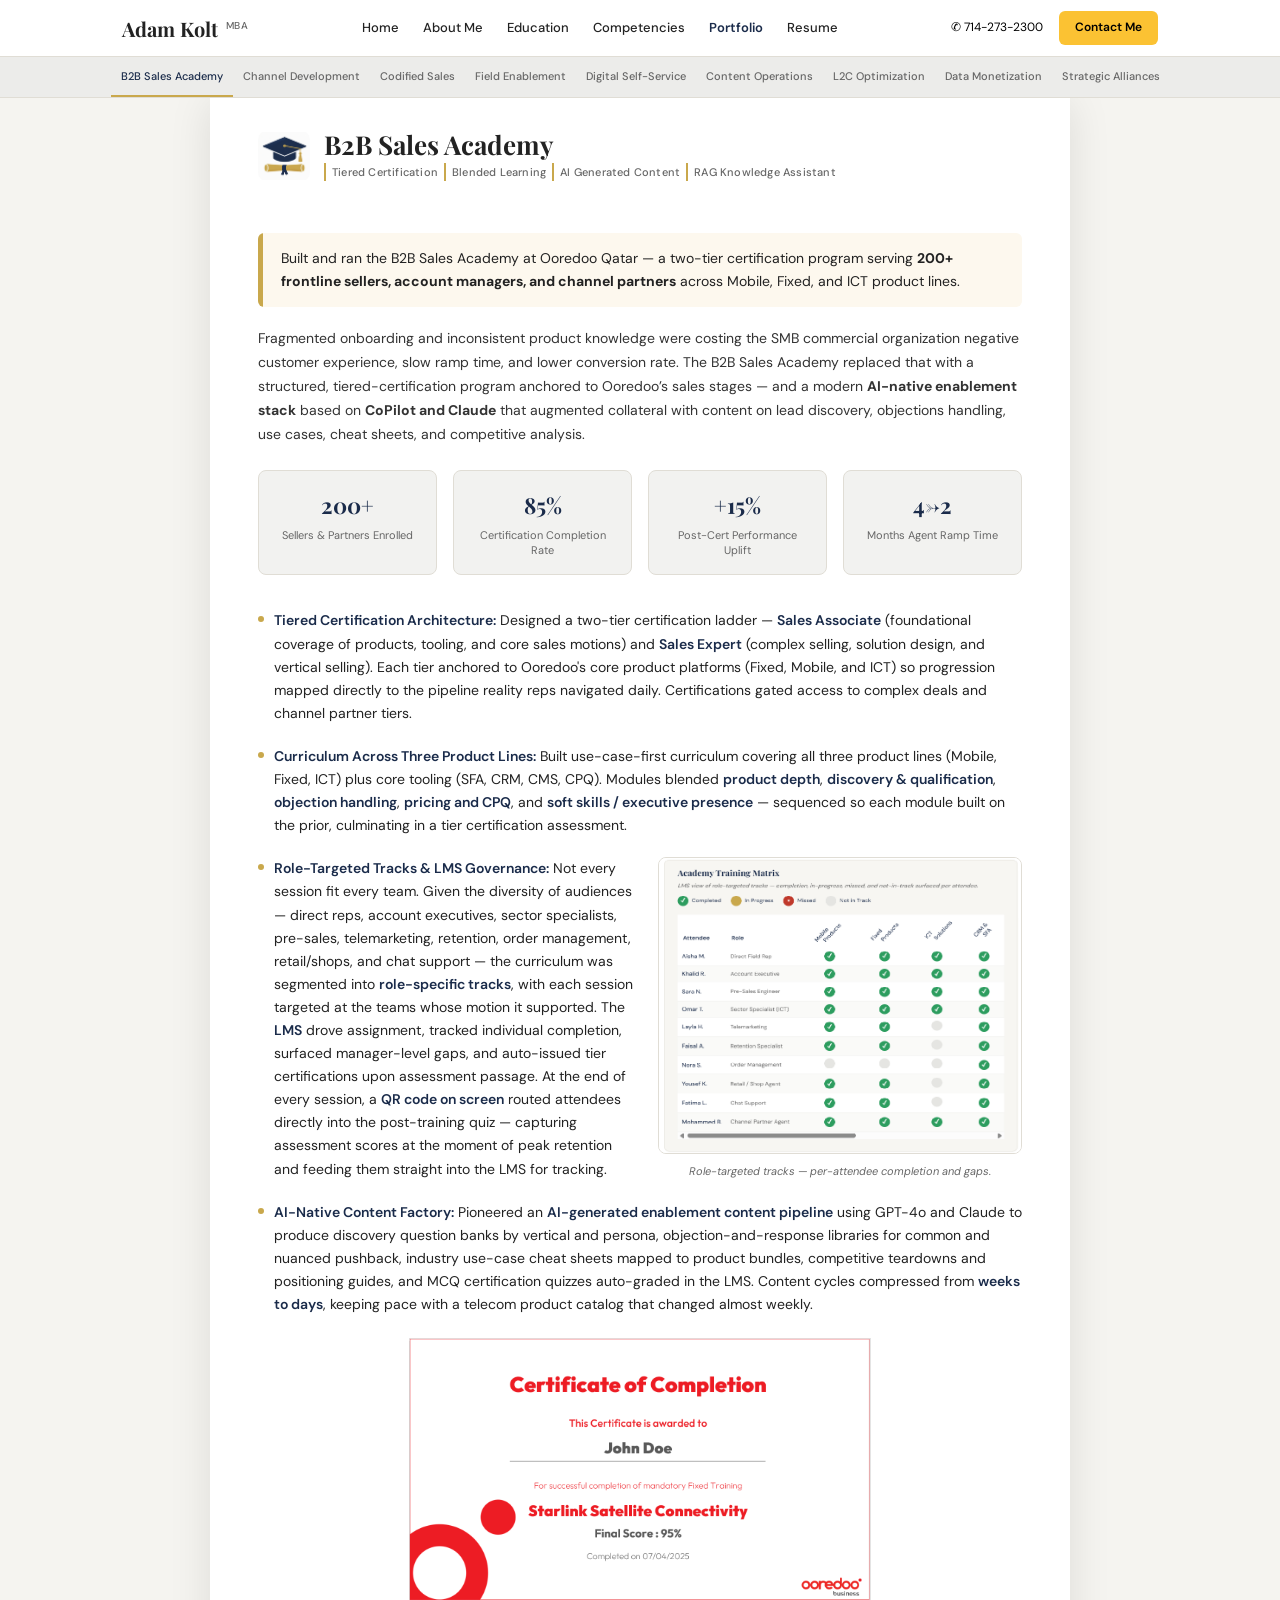
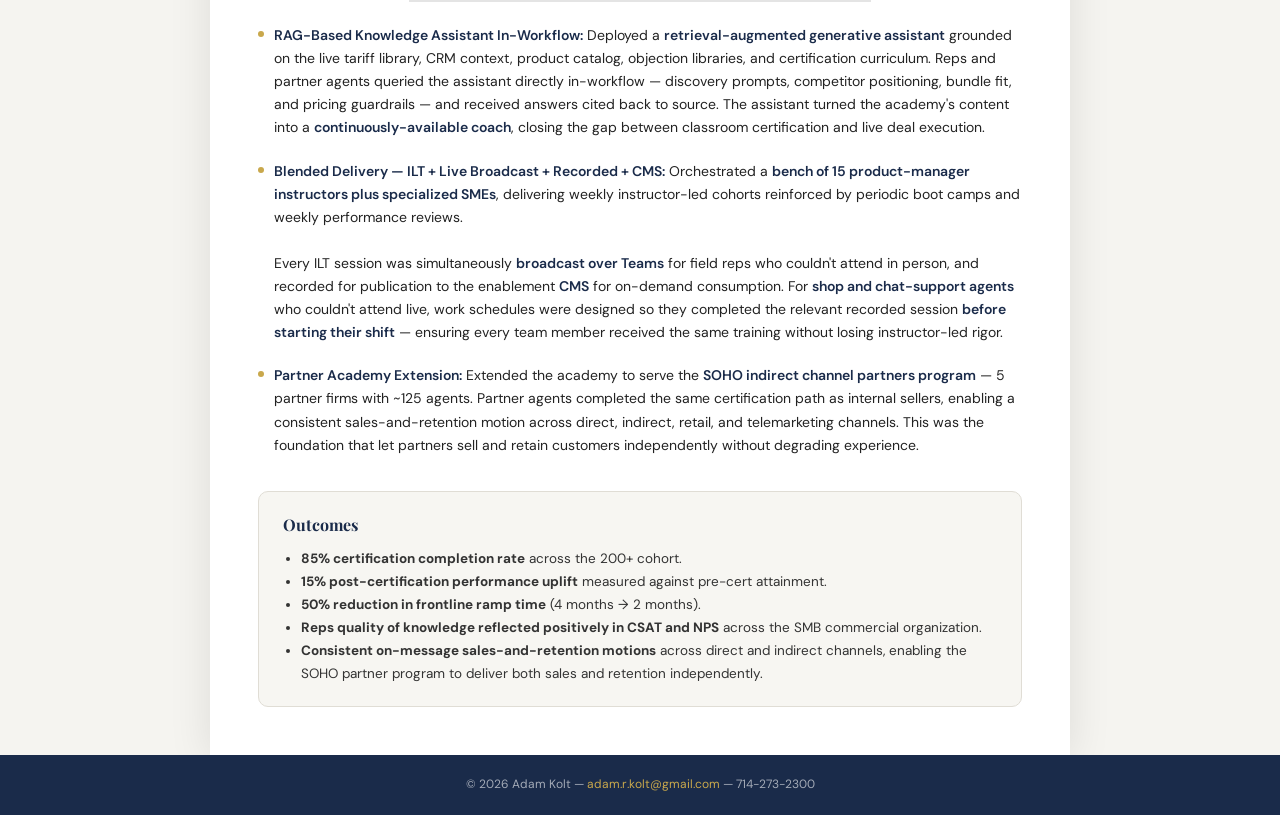
<file: impact/b2b-sales-academy.html>
<!DOCTYPE html>
<html lang="en">

<head>
  <meta charset="UTF-8">
  <meta name="viewport" content="width=device-width, initial-scale=1.0">
  <title>B2B Sales Academy – Adam Kolt MBA</title>
  <link
    href="https://fonts.googleapis.com/css2?family=Playfair+Display:wght@700&family=DM+Sans:wght@300;400;500;600&display=swap"
    rel="stylesheet">
  <link rel="stylesheet" href="../css/style.css">
  <style>
    .bullet-item,
    .right-bullet {
      border-bottom: none;
    }
  </style>
</head>

<body>

  <header class="site-header">
    <div class="header-inner">
      <a href="../index.html" class="header-logo">Adam Kolt <sup>MBA</sup></a>
      <nav class="site-nav">
        <a href="../index.html">Home</a>
        <a href="../about.html">About Me</a>
        <a href="../education.html">Education</a>
        <a href="../competencies.html">Competencies</a>
        <a href="b2b-sales-academy.html" class="active">Portfolio</a>
        <a href="../resume.html">Resume</a>
      </nav>
      <div class="header-actions">
        <span class="header-phone">&#9990; 714-273-2300</span>
        <a href="mailto:adam.r.kolt@gmail.com" class="btn-contact">Contact Me</a>
      </div>
    </div>
  </header>

  <!-- PROJECT NAV -->
  <div style="background:#ECECEA;border-bottom:1px solid var(--border);position:sticky;top:56px;z-index:99;">
    <div style="margin:0 auto;padding:0 48px;display:flex;gap:0;justify-content:center;">
      <a href="b2b-sales-academy.html"
        style="padding:10px 10px;font-size:11px;font-weight:500;color:var(--navy);white-space:nowrap;border-bottom:2px solid var(--gold);">B2B
        Sales Academy</a>
      <a href="channel-development.html"
        style="padding:10px 10px;font-size:11px;font-weight:500;color:var(--muted);white-space:nowrap;border-bottom:2px solid transparent;">Channel
        Development</a>
      <a href="codified-sales.html"
        style="padding:10px 10px;font-size:11px;font-weight:500;color:var(--muted);white-space:nowrap;border-bottom:2px solid transparent;">Codified
        Sales</a>
      <a href="field-enablement.html"
        style="padding:10px 10px;font-size:11px;font-weight:500;color:var(--muted);white-space:nowrap;border-bottom:2px solid transparent;">Field
        Enablement</a>
      <a href="digital-self-service.html"
        style="padding:10px 10px;font-size:11px;font-weight:500;color:var(--muted);white-space:nowrap;border-bottom:2px solid transparent;">Digital
        Self-Service</a>
      <a href="content-operations.html"
        style="padding:10px 10px;font-size:11px;font-weight:500;color:var(--muted);white-space:nowrap;border-bottom:2px solid transparent;">Content
        Operations</a>
      <a href="L2C-Optimization.html"
        style="padding:10px 10px;font-size:11px;font-weight:500;color:var(--muted);white-space:nowrap;border-bottom:2px solid transparent;">L2C
        Optimization</a>
      <a href="data-monetization.html"
        style="padding:10px 10px;font-size:11px;font-weight:500;color:var(--muted);white-space:nowrap;border-bottom:2px solid transparent;">Data
        Monetization</a>
      <a href="Strategic-Alliances.html"
        style="padding:10px 10px;font-size:11px;font-weight:500;color:var(--muted);white-space:nowrap;border-bottom:2px solid transparent;">Strategic
        Alliances</a>
    </div>
  </div>

  <div class="page">
    <div class="content">

      <div class="section-header">
        <div class="section-icon"><img src="../images/Academy_Icon.png" alt=""
            style="width:100%;height:100%;object-fit:contain;"></div>
        <div class="section-title">
          <h2>B2B Sales Academy</h2>
          <div class="tags">
            <span class="tag">Tiered Certification</span>
            <span class="tag">Blended Learning</span>
            <span class="tag">AI Generated Content</span>
            <span class="tag">RAG Knowledge Assistant</span>
          </div>
        </div>
      </div>
      <br>
      <div class="callout gold" style="margin-top:20px;">
        <div class="callout-bar"></div>
        <div class="callout-body">
          Built and ran the B2B Sales Academy at Ooredoo Qatar — a two-tier certification program serving
          <strong>200+ frontline sellers, account managers, and channel partners</strong> across Mobile, Fixed, and
          ICT product lines.
        </div>
      </div>

      <p class="intro">
        Fragmented onboarding and inconsistent product knowledge were costing the SMB commercial organization negative
        customer experience, slow ramp time, and lower conversion rate. The B2B Sales Academy replaced that with a
        structured, tiered-certification program anchored to Ooredoo&rsquo;s sales stages &mdash; and a modern
        <strong>AI-native enablement stack</strong> based on <strong>CoPilot and Claude</strong> that augmented
        collateral with content on lead discovery, objections handling, use cases, cheat sheets, and competitive
        analysis.
      </p>

      <!-- KPIs -->
      <div style="display:grid;grid-template-columns:repeat(4,1fr);gap:16px;margin-top:20px;margin-bottom:24px;">
        <div
          style="background:#f2f2f0;border:1px solid var(--border);border-radius:8px;padding:16px;text-align:center;">
          <div style="font-size:22px;font-weight:700;color:var(--navy);font-family:'Playfair Display',serif;">200+
          </div>
          <div style="font-size:11px;color:var(--muted);margin-top:4px;line-height:1.4;">Sellers &amp; Partners
            Enrolled</div>
        </div>
        <div
          style="background:#f2f2f0;border:1px solid var(--border);border-radius:8px;padding:16px;text-align:center;">
          <div style="font-size:22px;font-weight:700;color:var(--navy);font-family:'Playfair Display',serif;">85%
          </div>
          <div style="font-size:11px;color:var(--muted);margin-top:4px;line-height:1.4;">Certification Completion
            Rate</div>
        </div>
        <div
          style="background:#f2f2f0;border:1px solid var(--border);border-radius:8px;padding:16px;text-align:center;">
          <div style="font-size:22px;font-weight:700;color:var(--navy);font-family:'Playfair Display',serif;">+15%
          </div>
          <div style="font-size:11px;color:var(--muted);margin-top:4px;line-height:1.4;">Post-Cert Performance Uplift
          </div>
        </div>
        <div
          style="background:#f2f2f0;border:1px solid var(--border);border-radius:8px;padding:16px;text-align:center;">
          <div style="font-size:22px;font-weight:700;color:var(--navy);font-family:'Playfair Display',serif;">4&rarr;2
          </div>
          <div style="font-size:11px;color:var(--muted);margin-top:4px;line-height:1.4;">Months Agent Ramp Time</div>
        </div>
      </div>

      <!-- SECTIONS -->
      <div class="bullet-list">

        <div class="bullet-item">
          <div class="bullet-dot"></div>
          <div><strong>Tiered Certification Architecture:</strong> Designed a two-tier certification ladder &mdash;
            <strong>Sales Associate</strong> (foundational coverage of products, tooling, and core sales motions)
            and <strong>Sales Expert</strong> (complex selling, solution design, and vertical selling). Each tier
            anchored to Ooredoo's core product platforms (Fixed, Mobile, and ICT) so progression mapped directly to
            the pipeline reality reps navigated daily. Certifications gated access to complex deals and channel
            partner tiers.
          </div>
        </div>


        <div class="bullet-item">
          <div class="bullet-dot"></div>
          <div><strong>Curriculum Across Three Product Lines:</strong> Built use-case-first curriculum covering all
            three product lines (Mobile, Fixed, ICT) plus core tooling (SFA, CRM, CMS, CPQ). Modules blended
            <strong>product depth</strong>, <strong>discovery &amp; qualification</strong>,
            <strong>objection handling</strong>, <strong>pricing and CPQ</strong>, and
            <strong>soft skills / executive presence</strong> &mdash; sequenced so each module built on the prior,
            culminating in a tier certification assessment.
          </div>
        </div>

        <div class="bullet-item">
          <div class="bullet-dot"></div>
          <div style="display:grid;grid-template-columns:1fr 1fr;gap:20px;align-items:start;">
            <div><strong>Role-Targeted Tracks &amp; LMS Governance:</strong> Not every session fit every team. Given
              the diversity of audiences &mdash; direct reps, account executives, sector specialists, pre-sales,
              telemarketing, retention, order management, retail/shops, and chat support &mdash; the curriculum was
              segmented into <strong>role-specific tracks</strong>, with each session targeted at the teams whose
              motion it supported. The <strong>LMS</strong> drove assignment, tracked individual completion,
              surfaced manager-level gaps, and auto-issued tier certifications upon assessment passage. At the end
              of every session, a <strong>QR code on screen</strong> routed attendees directly into the
              post-training quiz &mdash; capturing assessment scores at the moment of peak retention and feeding
              them straight into the LMS for tracking.
            </div>
            <div>
              <img src="../images/Matrix.png" alt="Academy Training Matrix &mdash; LMS view"
                style="width:100%;display:block;border-radius:8px;border:1px solid var(--border);">
              <p style="text-align:center;font-size:11px;color:var(--muted);margin-top:8px;font-style:italic;">
                Role-targeted tracks &mdash; per-attendee completion and gaps.
              </p>
            </div>
          </div>
        </div>

        <div class="bullet-item">
          <div class="bullet-dot"></div>
          <div><strong>AI-Native Content Factory:</strong> Pioneered an
            <strong>AI-generated enablement content pipeline</strong> using GPT-4o and Claude to produce discovery
            question banks by vertical and persona, objection-and-response libraries for common and nuanced
            pushback, industry use-case cheat sheets mapped to product bundles, competitive teardowns and
            positioning guides, and MCQ certification quizzes auto-graded in the LMS. Content cycles compressed
            from <strong>weeks to days</strong>, keeping pace with a telecom product catalog that changed almost weekly.
          </div>
        </div>

        <div style="display:flex;justify-content:center;margin:12px 0;">
          <img src="../images/certificate.png" alt="B2B Academy Certificate"
            style="height:264px;width:auto;display:block;">
        </div>

        <div class="bullet-item">
          <div class="bullet-dot"></div>
          <div><strong>RAG-Based Knowledge Assistant In-Workflow:</strong> Deployed a
            <strong>retrieval-augmented generative assistant</strong> grounded on the live tariff library, CRM
            context, product catalog, objection libraries, and certification curriculum. Reps and partner agents
            queried the assistant directly in-workflow &mdash; discovery prompts, competitor positioning, bundle
            fit, and pricing guardrails &mdash; and received answers cited back to source. The assistant turned the
            academy's content into a <strong>continuously-available coach</strong>, closing the gap between
            classroom certification and live deal execution.
          </div>
        </div>

        <div class="bullet-item">
          <div class="bullet-dot"></div>
          <div><strong>Blended Delivery &mdash; ILT + Live Broadcast + Recorded + CMS:</strong> Orchestrated a
            <strong>bench of 15 product-manager instructors plus specialized SMEs</strong>, delivering weekly
            instructor-led cohorts reinforced by periodic boot camps and weekly performance reviews.
            <br><br>
            Every ILT session was simultaneously <strong>broadcast over Teams</strong> for field reps who couldn't
            attend in person, and recorded for publication to the enablement <strong>CMS</strong> for on-demand
            consumption. For <strong>shop and chat-support agents</strong> who couldn't attend live, work schedules
            were designed so they completed the relevant recorded session
            <strong>before starting their shift</strong> &mdash; ensuring every team member received the same
            training without losing instructor-led rigor.
          </div>
        </div>

        <div class="bullet-item" style="border-bottom:none;">
          <div class="bullet-dot"></div>
          <div><strong>Partner Academy Extension:</strong> Extended the academy to serve the
            <strong>SOHO indirect channel partners program</strong> &mdash; 5 partner firms with ~125 agents.
            Partner agents completed the same certification path as internal sellers, enabling a consistent
            sales-and-retention motion across direct, indirect, retail, and telemarketing channels. This was the
            foundation that let partners sell and retain customers independently without degrading experience.
          </div>
        </div>

      </div>

      <!-- OUTCOMES -->
      <div
        style="background:#F7F6F2;border:1px solid var(--border);border-radius:10px;padding:20px 24px;margin-top:24px;">
        <h4 style="font-family:'Playfair Display',serif;font-size:16px;color:var(--navy);margin:0 0 10px;">Outcomes
        </h4>
        <ul style="margin:0;padding-left:18px;font-size:13.5px;color:#333;line-height:1.7;">
          <li><strong>85% certification completion rate</strong> across the 200+ cohort.</li>
          <li><strong>15% post-certification performance uplift</strong> measured against pre-cert attainment.</li>
          <li><strong>50% reduction in frontline ramp time</strong> (4 months &rarr; 2 months).</li>
          <li><strong>Reps quality of knowledge reflected positively in CSAT and NPS</strong> across the SMB commercial
            organization.</li>
          <li><strong>Consistent on-message sales-and-retention motions</strong> across direct and indirect channels,
            enabling
            the SOHO partner program to deliver both sales and retention independently.</li>
        </ul>
      </div>

    </div>
  </div><!-- /page -->

  <footer class="site-footer">
    &copy; 2026 Adam Kolt &mdash; <a href="mailto:adam.r.kolt@gmail.com">adam.r.kolt@gmail.com</a> &mdash;
    714-273-2300
  </footer>

</body>

</html>
</file>
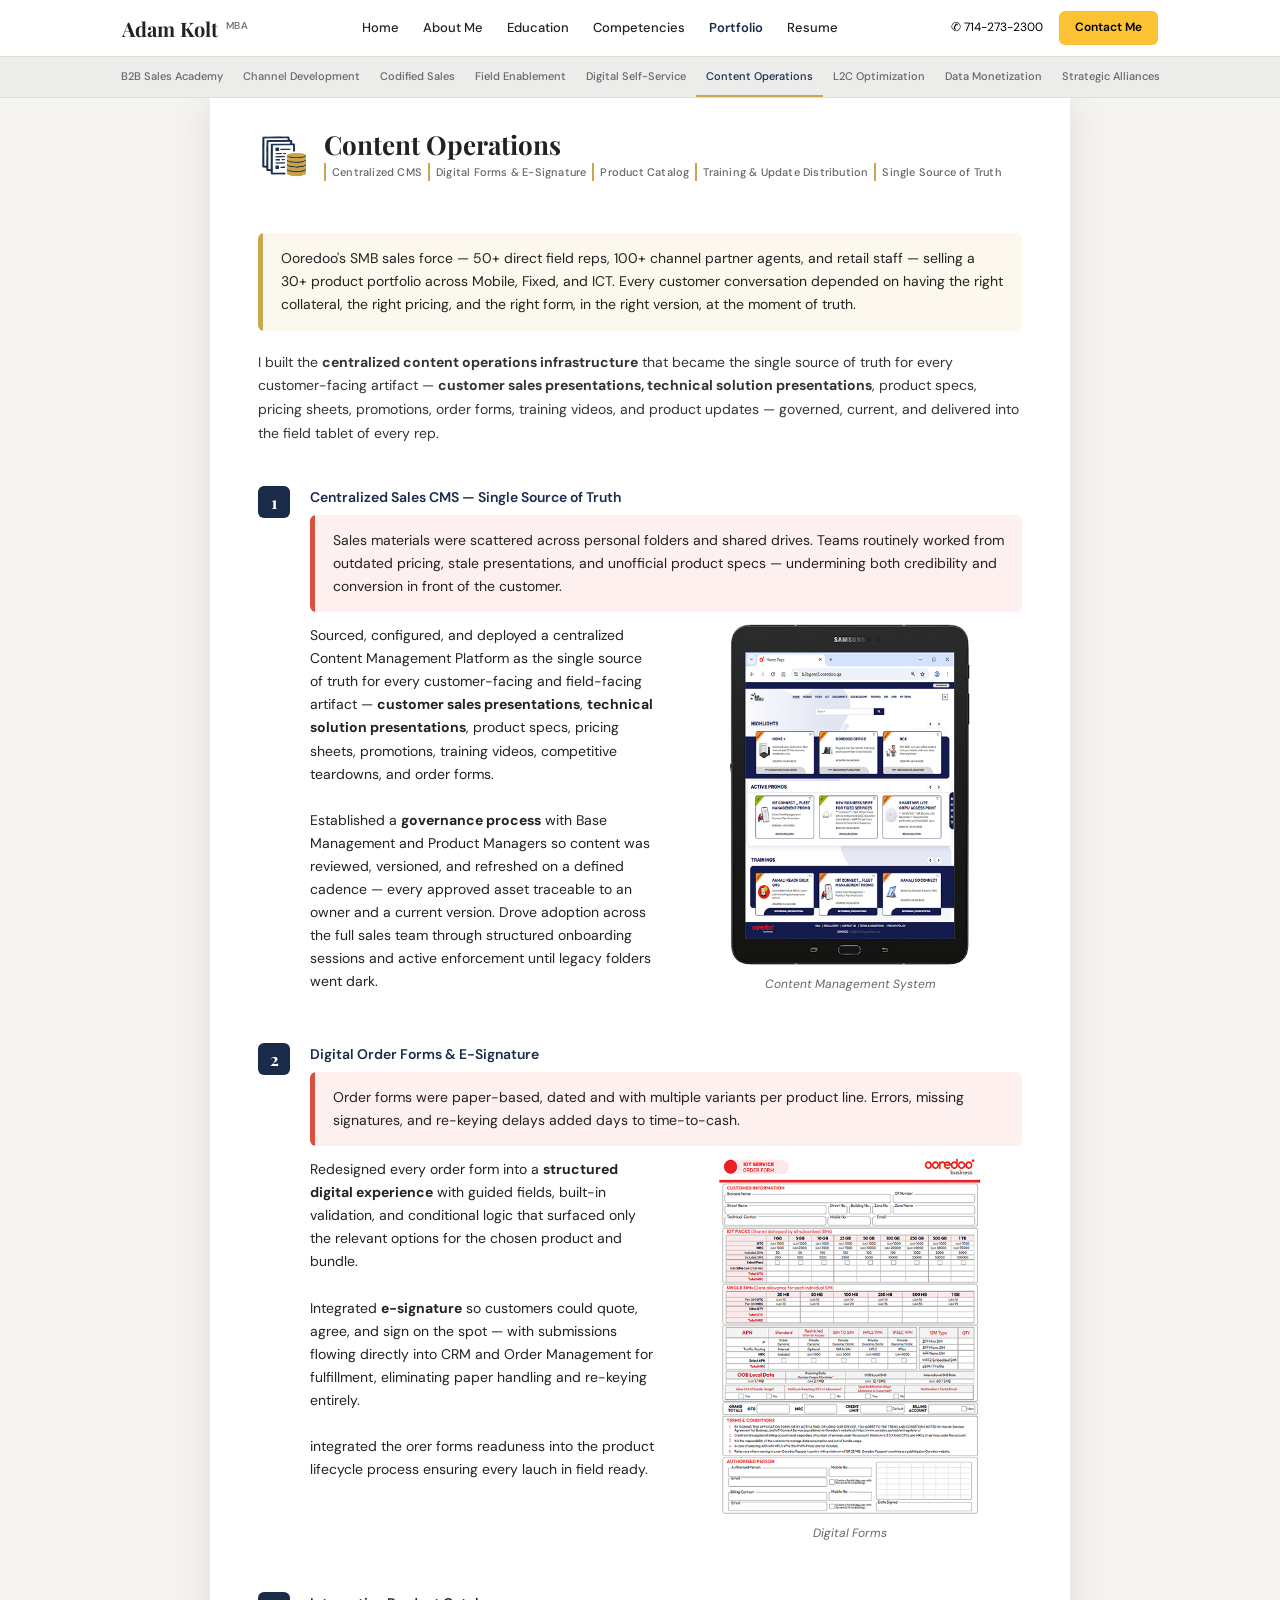
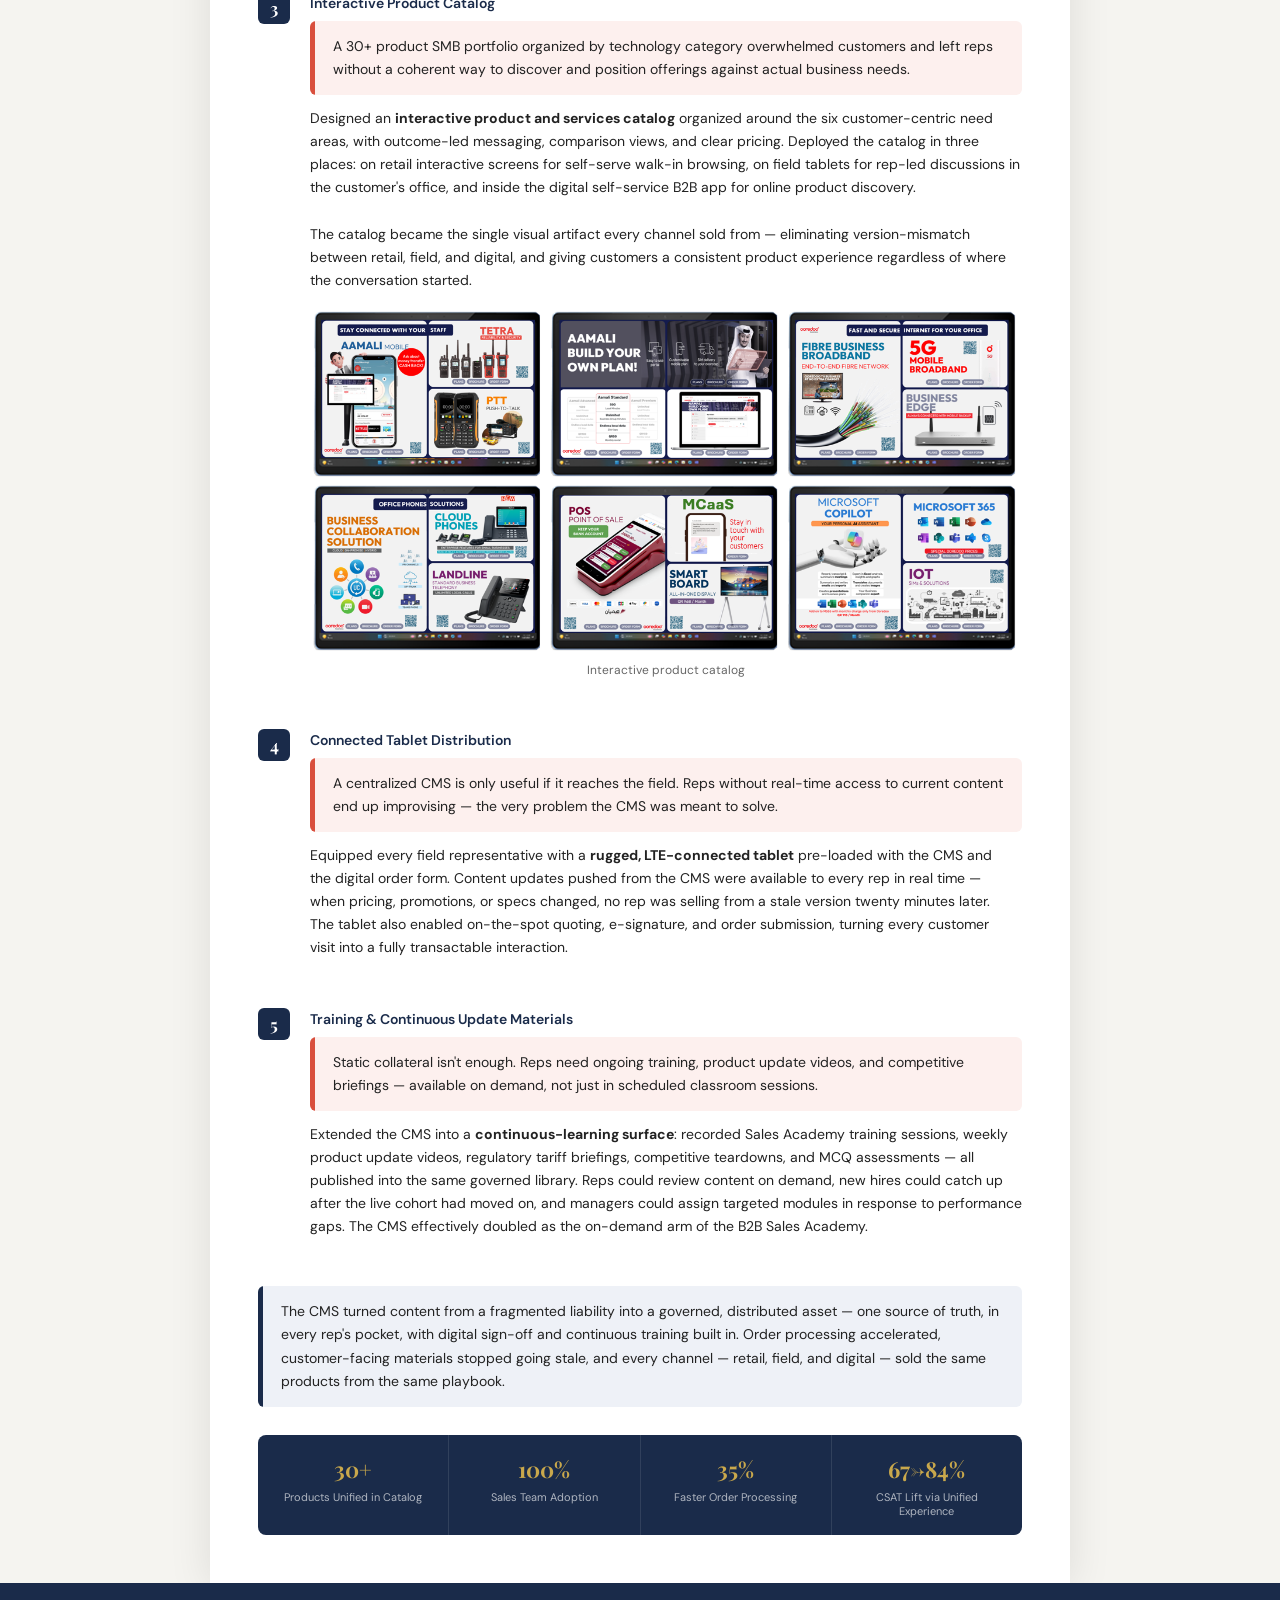
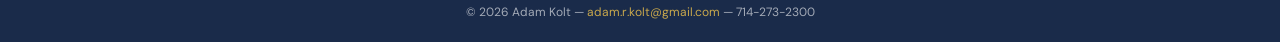
<file: impact/content-operations.html>
<!DOCTYPE html>
<html lang="en">

<head>
  <meta charset="UTF-8">
  <meta name="viewport" content="width=device-width, initial-scale=1.0">
  <title>Content Operations – Adam Kolt MBA</title>
  <link
    href="https://fonts.googleapis.com/css2?family=Playfair+Display:wght@700&family=DM+Sans:wght@300;400;500;600&display=swap"
    rel="stylesheet">
  <link rel="stylesheet" href="../css/style.css">
</head>

<body>

  <header class="site-header">
    <div class="header-inner">
      <a href="../index.html" class="header-logo">Adam Kolt <sup>MBA</sup></a>
      <nav class="site-nav">
        <a href="../index.html">Home</a>
        <a href="../about.html">About Me</a>
        <a href="../education.html">Education</a>
        <a href="../competencies.html">Competencies</a>
        <a href="b2b-sales-academy.html" class="active">Portfolio</a>
        <a href="../resume.html">Resume</a>
      </nav>
      <div class="header-actions">
        <span class="header-phone">&#9990; 714-273-2300</span>
        <a href="mailto:adam.r.kolt@gmail.com" class="btn-contact">Contact Me</a>
      </div>
    </div>
  </header>

  <!-- PROJECT NAV -->
  <div style="background:#ECECEA;border-bottom:1px solid var(--border);position:sticky;top:56px;z-index:99;">
    <div style="margin:0 auto;padding:0 48px;display:flex;gap:0;justify-content:center;">
      <a href="b2b-sales-academy.html"
        style="padding:10px 10px;font-size:11px;font-weight:500;color:var(--muted);white-space:nowrap;border-bottom:2px solid transparent;">B2B
        Sales Academy</a>
      <a href="channel-development.html"
        style="padding:10px 10px;font-size:11px;font-weight:500;color:var(--muted);white-space:nowrap;border-bottom:2px solid transparent;">Channel
        Development</a>
      <a href="codified-sales.html"
        style="padding:10px 10px;font-size:11px;font-weight:500;color:var(--muted);white-space:nowrap;border-bottom:2px solid transparent;">Codified
        Sales</a>
      <a href="field-enablement.html"
        style="padding:10px 10px;font-size:11px;font-weight:500;color:var(--muted);white-space:nowrap;border-bottom:2px solid transparent;">Field
        Enablement</a>
      <a href="digital-self-service.html"
        style="padding:10px 10px;font-size:11px;font-weight:500;color:var(--muted);white-space:nowrap;border-bottom:2px solid transparent;">Digital
        Self-Service</a>
      <a href="content-operations.html"
        style="padding:10px 10px;font-size:11px;font-weight:500;color:var(--navy);white-space:nowrap;border-bottom:2px solid var(--gold);">Content
        Operations</a>
      <a href="L2C-Optimization.html"
        style="padding:10px 10px;font-size:11px;font-weight:500;color:var(--muted);white-space:nowrap;border-bottom:2px solid transparent;">L2C
        Optimization</a>
      <a href="data-monetization.html"
        style="padding:10px 10px;font-size:11px;font-weight:500;color:var(--muted);white-space:nowrap;border-bottom:2px solid transparent;">Data
        Monetization</a>
      <a href="Strategic-Alliances.html"
        style="padding:10px 10px;font-size:11px;font-weight:500;color:var(--muted);white-space:nowrap;border-bottom:2px solid transparent;">Strategic
        Alliances</a>
    </div>
  </div>

  <div class="page">
    <div class="content">

      <div class="section-header">
        <div class="section-icon"><img src="../images/Content_Icon.png" alt=""
            style="width:100%;height:100%;object-fit:contain;"></div>
        <div class="section-title">
          <h2>Content Operations</h2>
          <div class="tags">
            <span class="tag">Centralized CMS</span>
            <span class="tag">Digital Forms &amp; E-Signature</span>
            <span class="tag">Product Catalog</span>
            <span class="tag">Training &amp; Update Distribution</span>
            <span class="tag">Single Source of Truth</span>
          </div>
        </div>
      </div>

      <br>

      <div class="callout gold" style="margin-top:20px;">
        <div class="callout-bar"></div>
        <div class="callout-body">
          Ooredoo's SMB sales force &mdash; 50+ direct field reps, 100+ channel partner agents, and
          retail staff &mdash; selling a 30+ product portfolio across Mobile, Fixed, and ICT. Every customer
          conversation depended on having the right collateral, the right pricing, and the right form, in the right
          version, at the moment of truth.
        </div>
      </div>

      <p class="intro">
        I built the <strong>centralized content operations infrastructure</strong> that became the single source of
        truth for every customer-facing artifact &mdash; <strong>customer sales presentations, technical solution
          presentations</strong>, product specs, pricing sheets, promotions, order forms, training videos, and
        product updates &mdash; governed, current, and delivered into the field tablet of every rep.
      </p>


      <!-- SECTION 1 — CENTRALIZED CMS -->
      <div style="display:flex;gap:20px;align-items:flex-start;margin:16px 0;padding:16px 0;">
        <div class="device-num" style="flex-shrink:0;">1</div>
        <div style="flex:1;">
          <h4 style="font-size:14px;font-weight:600;color:var(--navy);margin-bottom:6px;">Centralized Sales CMS &mdash;
            Single Source of Truth</h4>

          <div class="callout red" style="margin-bottom:12px;">
            <div class="callout-bar"></div>
            <div class="callout-body">Sales materials were scattered across personal folders and shared drives. Teams
              routinely worked from outdated pricing, stale presentations, and unofficial product specs &mdash;
              undermining both credibility and conversion in front of the customer.</div>
          </div>

          <div style="display:grid;grid-template-columns:1fr 1fr;gap:24px;align-items:start;">
            <p style="margin:0;">
              Sourced, configured, and deployed a centralized Content Management Platform as the single source of
              truth for every customer-facing and field-facing artifact &mdash; <strong>customer sales
                presentations</strong>, <strong>technical solution presentations</strong>, product specs, pricing
              sheets, promotions, training videos, competitive teardowns, and order forms.
              <br><br>
              Established a <strong>governance process</strong> with Base Management and Product Managers so content
              was reviewed, versioned, and refreshed on a defined cadence &mdash; every approved asset traceable to
              an owner and a current version. Drove adoption across the full sales team through structured
              onboarding sessions and active enforcement until legacy folders went dark.
            </p>
            <div>
              <img src="../images/B2BGear2.png" alt="Content Management System"
                style="width:70%;display:block;border-radius:8px;margin:0 auto;">
              <p style="text-align:center;font-size:12px;color:var(--muted);margin-top:8px;font-style:italic;">
                Content Management System
              </p>
            </div>
          </div>
        </div>
      </div>

      <!-- SECTION 2 — FORMS REDESIGN & E-SIGNATURE -->
      <div style="display:flex;gap:20px;align-items:flex-start;margin:16px 0;padding:16px 0;">
        <div class="device-num" style="flex-shrink:0;">2</div>
        <div style="flex:1;">
          <h4 style="font-size:14px;font-weight:600;color:var(--navy);margin-bottom:6px;">Digital Order Forms &amp;
            E-Signature</h4>

          <div class="callout red" style="margin-bottom:12px;">
            <div class="callout-bar"></div>
            <div class="callout-body">Order forms were paper-based, dated and with multiple variants per product line.
              Errors,
              missing signatures, and re-keying delays added days to time-to-cash.</div>
          </div>

          <div style="display:grid;grid-template-columns:1fr 1fr;gap:24px;align-items:start;">
            <p style="margin:0;">
              Redesigned every order form into a <strong>structured digital experience</strong> with guided fields,
              built-in validation, and conditional logic that surfaced only the relevant options for the chosen
              product and bundle.

              <br> <br>

              Integrated <strong>e-signature</strong> so customers could quote, agree, and sign
              on the spot &mdash; with submissions flowing directly into CRM and Order Management for fulfillment,
              eliminating paper handling and re-keying entirely.
              <br> <br>
              integrated the orer forms readuness into the product lifecycle process ensuring every lauch in field
              ready.

            </p>
            <div>
              <img src="../images/NewForm.png" alt="Digital Forms"
                style="width:80%;display:block;border-radius:8px;margin:0 auto;">
              <p style="text-align:center;font-size:12px;color:var(--muted);margin-top:8px;font-style:italic;">
                Digital Forms
              </p>
            </div>
          </div>
        </div>
      </div>

      <!-- SECTION 3 — INTERACTIVE PRODUCT CATALOG -->
      <div style="display:flex;gap:20px;align-items:flex-start;margin:16px 0;padding:16px 0;">
        <div class="device-num" style="flex-shrink:0;">3</div>
        <div style="flex:1;">
          <h4 style="font-size:14px;font-weight:600;color:var(--navy);margin-bottom:6px;">Interactive Product Catalog
          </h4>

          <div class="callout red" style="margin-bottom:12px;">
            <div class="callout-bar"></div>
            <div class="callout-body">A 30+ product SMB portfolio organized by technology category overwhelmed
              customers and left reps without a coherent way to discover and position offerings against actual
              business needs.</div>
          </div>

          <p>
            Designed an <strong>interactive product and services catalog</strong> organized around the six
            customer-centric need areas, with outcome-led messaging, comparison views, and clear pricing. Deployed
            the catalog in three places: on retail interactive screens for self-serve walk-in browsing, on field
            tablets for rep-led discussions in the customer's office, and inside the digital self-service B2B app
            for online product discovery.
            <br><br>
            The catalog became the single visual artifact every channel sold from &mdash; eliminating
            version-mismatch between retail, field, and digital, and giving customers a consistent product
            experience regardless of where the conversation started.
          </p>
          <div style="margin-top:16px;">
            <img src="../images/Product Catalog.png" alt="Interactive Product Catalog"
              style="width:100%;border-radius:6px;display:block;">
            <p style="text-align:center;font-size:12px;color:var(--muted);margin-top:8px;">Interactive product
              catalog</p>
          </div>
        </div>
      </div>

      <!-- SECTION 4 — CONNECTED TABLET DISTRIBUTION -->
      <div style="display:flex;gap:20px;align-items:flex-start;margin:16px 0;padding:16px 0;">
        <div class="device-num" style="flex-shrink:0;">4</div>
        <div style="flex:1;">
          <h4 style="font-size:14px;font-weight:600;color:var(--navy);margin-bottom:6px;">Connected Tablet
            Distribution</h4>

          <div class="callout red" style="margin-bottom:12px;">
            <div class="callout-bar"></div>
            <div class="callout-body">A centralized CMS is only useful if it reaches the field. Reps without
              real-time access to current content end up improvising &mdash; the very problem the CMS was meant to
              solve.</div>
          </div>

          <div style="display:grid;grid-template-columns:1fr auto;gap:24px;align-items:start;">
            <p>
              Equipped every field representative with a <strong>rugged, LTE-connected tablet</strong> pre-loaded
              with the CMS and the digital order form. Content updates pushed from the CMS were available to every
              rep in real time &mdash; when pricing, promotions, or specs changed, no rep was selling from a stale
              version twenty minutes later. The tablet also enabled on-the-spot quoting, e-signature, and order
              submission, turning every customer visit into a fully transactable interaction.
            </p>
            <!-- <div>
              <img src="../images/B2BGear.png" alt="Connected Field Tablet"
                style="height:330px;width:auto;border-radius:8px;display:block;">
              <p style="text-align:center;font-size:12px;color:var(--muted);margin-top:8px;">Connected field tablet
                with live CMS access</p>
            </div> -->
          </div>
        </div>
      </div>

      <!-- SECTION 5 — TRAINING & UPDATE MATERIALS -->
      <div style="display:flex;gap:20px;align-items:flex-start;margin:16px 0;padding:16px 0;">
        <div class="device-num" style="flex-shrink:0;">5</div>
        <div style="flex:1;">
          <h4 style="font-size:14px;font-weight:600;color:var(--navy);margin-bottom:6px;">Training &amp; Continuous
            Update Materials</h4>

          <div class="callout red" style="margin-bottom:12px;">
            <div class="callout-bar"></div>
            <div class="callout-body">Static collateral isn't enough. Reps need ongoing training, product update
              videos, and competitive briefings &mdash; available on demand, not just in scheduled classroom
              sessions.</div>
          </div>

          <p>
            Extended the CMS into a <strong>continuous-learning surface</strong>: recorded Sales Academy training
            sessions, weekly product update videos, regulatory tariff briefings, competitive teardowns, and MCQ
            assessments &mdash; all published into the same governed library. Reps could review content on demand,
            new hires could catch up after the live cohort had moved on, and managers could assign targeted modules
            in response to performance gaps. The CMS effectively doubled as the on-demand arm of the B2B Sales
            Academy.
          </p>
        </div>
      </div>

      <!-- CLOSING CALLOUT -->
      <div class="callout navy" style="margin-top:32px;">
        <div class="callout-bar"></div>
        <div class="callout-body">
          The CMS turned content from a fragmented liability into a governed, distributed asset &mdash; one source of
          truth, in every rep's pocket, with digital sign-off and continuous training built in. Order processing
          accelerated, customer-facing materials stopped going stale, and every channel &mdash; retail, field, and
          digital &mdash; sold the same products from the same playbook.
        </div>
      </div>

      <!-- METRICS -->
      <div class="metrics">
        <div class="metric">
          <div class="val">30+</div>
          <div class="lbl">Products Unified in Catalog</div>
        </div>
        <div class="metric">
          <div class="val">100%</div>
          <div class="lbl">Sales Team Adoption</div>
        </div>
        <div class="metric">
          <div class="val">35%</div>
          <div class="lbl">Faster Order Processing</div>
        </div>
        <div class="metric">
          <div class="val">67→84%</div>
          <div class="lbl">CSAT Lift via Unified Experience</div>
        </div>
      </div>

    </div>
  </div><!-- /page -->

  <footer class="site-footer">
    &copy; 2026 Adam Kolt &mdash; <a href="mailto:adam.r.kolt@gmail.com">adam.r.kolt@gmail.com</a> &mdash;
    714-273-2300
  </footer>

</body>

</html>
</file>
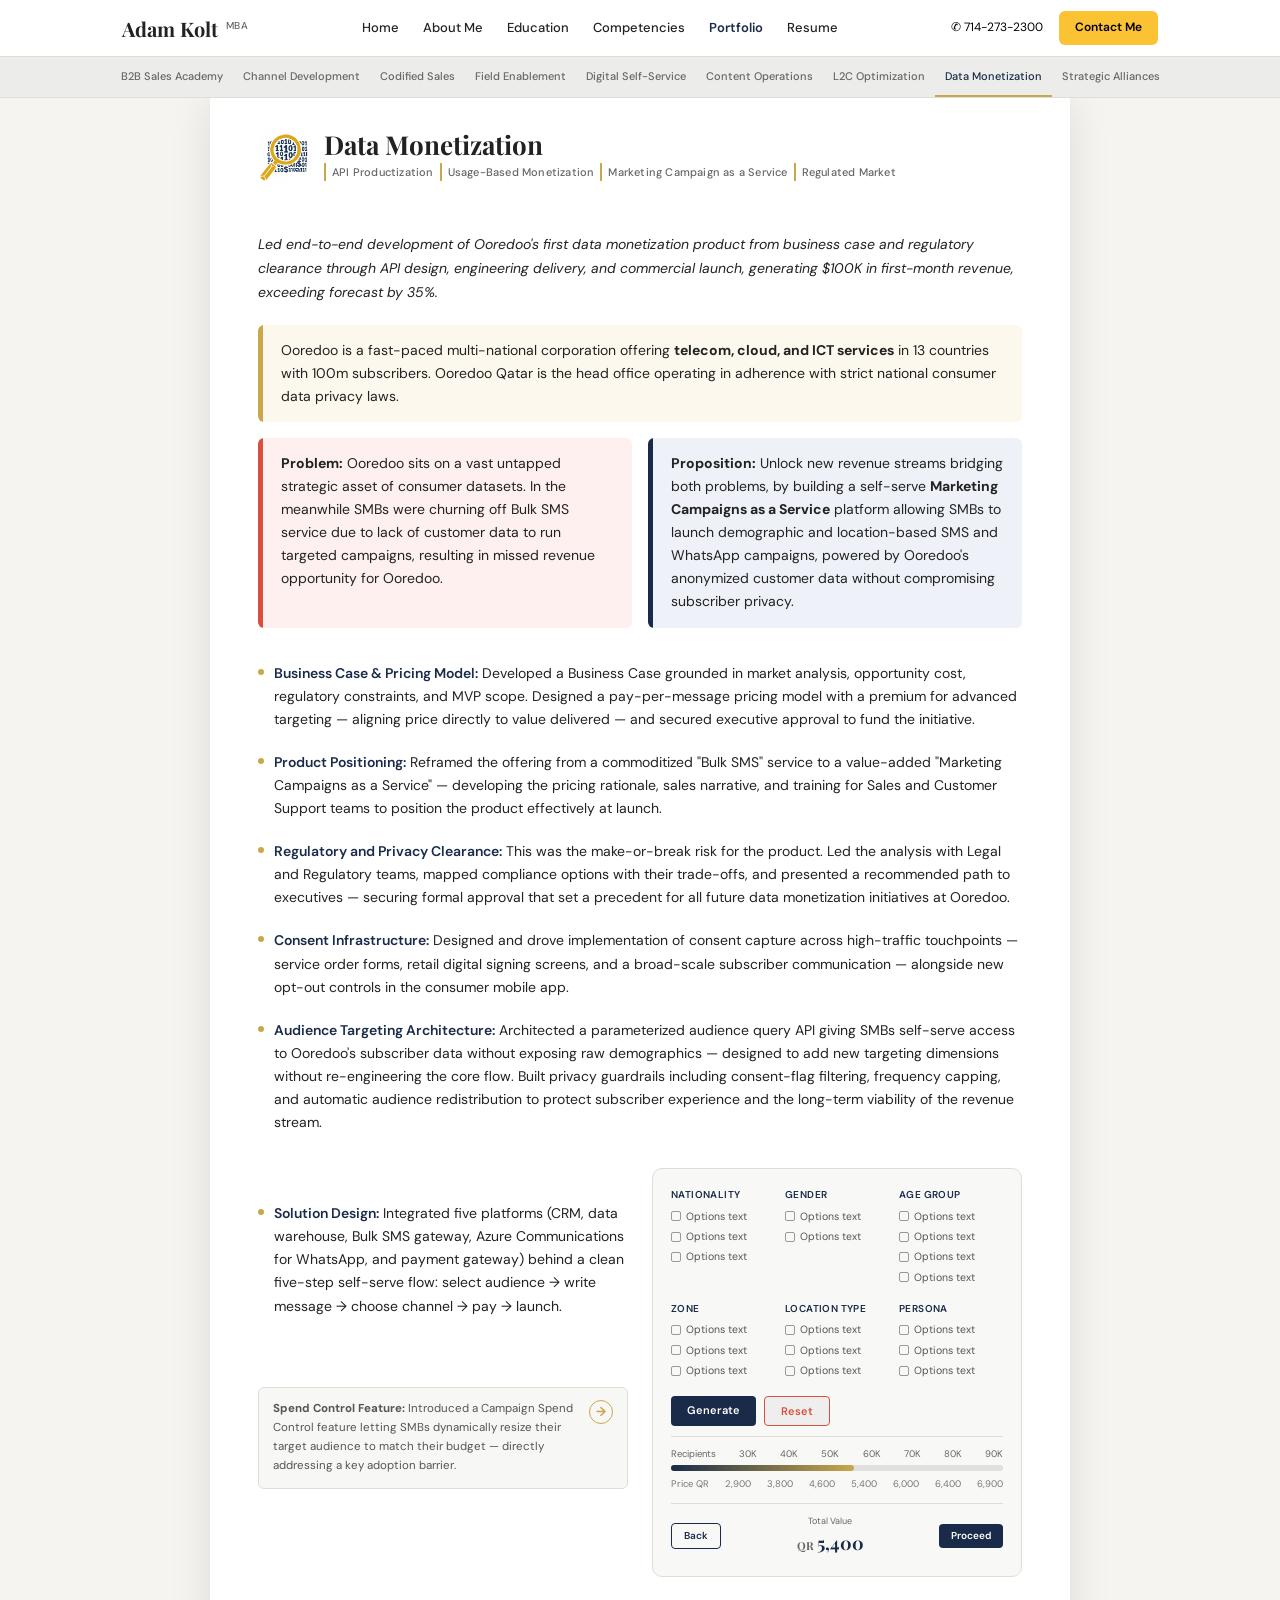
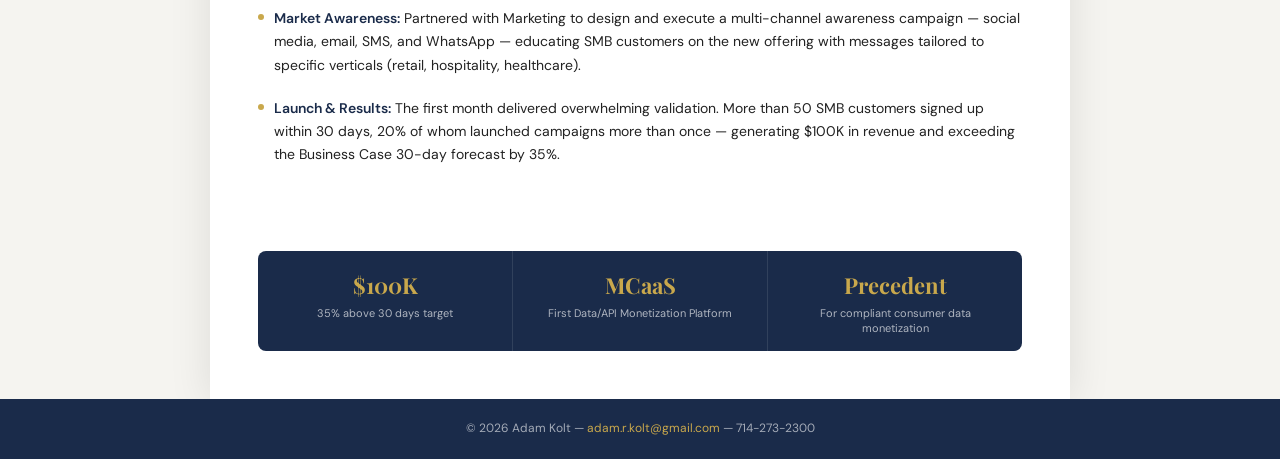
<file: impact/data-monetization.html>
<!DOCTYPE html>
<html lang="en">

<head>
  <meta charset="UTF-8">
  <meta name="viewport" content="width=device-width, initial-scale=1.0">
  <title>Data Monetization – Adam Kolt MBA</title>
  <link
    href="https://fonts.googleapis.com/css2?family=Playfair+Display:wght@700&family=DM+Sans:wght@300;400;500;600&display=swap"
    rel="stylesheet">
  <link rel="stylesheet" href="../css/style.css">
  <style>
    .bullet-item {
      border-bottom: none;
    }
  </style>
</head>

<body>

  <header class="site-header">
    <div class="header-inner">
      <a href="../index.html" class="header-logo">Adam Kolt <sup>MBA</sup></a>
      <nav class="site-nav">
        <a href="../index.html">Home</a>
        <a href="../about.html">About Me</a>
        <a href="../education.html">Education</a>
        <a href="../competencies.html">Competencies</a>
        <a href="b2b-sales-academy.html" class="active">Portfolio</a>
        <a href="../resume.html">Resume</a>
      </nav>
      <div class="header-actions">
        <span class="header-phone">&#9990; 714-273-2300</span>
        <a href="mailto:adam.r.kolt@gmail.com" class="btn-contact">Contact Me</a>
      </div>
    </div>
  </header>

  <!-- PROJECT NAV -->
  <div style="background:#ECECEA;border-bottom:1px solid var(--border);position:sticky;top:56px;z-index:99;">
    <div style="margin:0 auto;padding:0 48px;display:flex;gap:0;justify-content:center;">
      <a href="b2b-sales-academy.html"
        style="padding:10px 10px;font-size:11px;font-weight:500;color:var(--muted);white-space:nowrap;border-bottom:2px solid transparent;">B2B Sales Academy</a>
      <a href="channel-development.html"
        style="padding:10px 10px;font-size:11px;font-weight:500;color:var(--muted);white-space:nowrap;border-bottom:2px solid transparent;">Channel Development</a>
      <a href="codified-sales.html"
        style="padding:10px 10px;font-size:11px;font-weight:500;color:var(--muted);white-space:nowrap;border-bottom:2px solid transparent;">Codified Sales</a>
      <a href="field-enablement.html"
        style="padding:10px 10px;font-size:11px;font-weight:500;color:var(--muted);white-space:nowrap;border-bottom:2px solid transparent;">Field Enablement</a>
      <a href="digital-self-service.html"
        style="padding:10px 10px;font-size:11px;font-weight:500;color:var(--muted);white-space:nowrap;border-bottom:2px solid transparent;">Digital Self-Service</a>
      <a href="content-operations.html"
        style="padding:10px 10px;font-size:11px;font-weight:500;color:var(--muted);white-space:nowrap;border-bottom:2px solid transparent;">Content Operations</a>
      <a href="L2C-Optimization.html"
        style="padding:10px 10px;font-size:11px;font-weight:500;color:var(--muted);white-space:nowrap;border-bottom:2px solid transparent;">L2C Optimization</a>
      <a href="data-monetization.html"
        style="padding:10px 10px;font-size:11px;font-weight:500;color:var(--navy);white-space:nowrap;border-bottom:2px solid var(--gold);">Data Monetization</a>
      <a href="Strategic-Alliances.html"
        style="padding:10px 10px;font-size:11px;font-weight:500;color:var(--muted);white-space:nowrap;border-bottom:2px solid transparent;">Strategic Alliances</a>
    </div>
  </div>

  <div class="page">
    <div class="content">

      <!-- SECTION HEADER -->
      <div class="section-header">
        <div class="section-icon"><img src="../images/Data_Monetization_Icon.png" alt=""
            style="width:100%;height:100%;object-fit:contain;"></div>
        <div class="section-title">
          <h2>Data Monetization</h2>
          <div class="tags">
            <span class="tag">API Productization</span>
            <span class="tag">Usage-Based Monetization</span>
            <span class="tag">Marketing Campaign as a Service</span>
            <span class="tag">Regulated Market</span>
          </div>
        </div>
      </div>

      <br>
      <div style="margin-top:20px;margin-bottom:20px;">
        <p style="margin:0;font-size:14px;line-height:1.7;font-style:italic;">
          Led end-to-end development of Ooredoo's first data monetization product from business case and regulatory
          clearance through API design, engineering delivery, and commercial launch, generating $100K in first-month
          revenue, exceeding forecast by 35%.
        </p>

      </div>

      <!-- CALLOUTS -->
      <div class="callout gold" style="margin-top:20px;">
        <div class="callout-bar"></div>
        <div class="callout-body">
          Ooredoo is a fast-paced multi-national corporation offering <strong>telecom, cloud, and ICT services</strong>
          in 13 countries with 100m subscribers. Ooredoo Qatar is the head office operating in adherence with strict
          national consumer data privacy laws.
        </div>
      </div>

      <div style="display:grid;grid-template-columns:1fr 1fr;gap:16px;margin-top:16px;">
        <div class="callout red" style="margin:0;">
          <div class="callout-bar"></div>
          <div class="callout-body">
            <strong>Problem:</strong> Ooredoo sits on a vast untapped strategic asset of consumer datasets. In the
            meanwhile SMBs were churning off Bulk SMS service due to lack of customer data to run targeted campaigns,
            resulting in missed revenue opportunity for Ooredoo.
          </div>
        </div>
        <div class="callout navy" style="margin:0;">
          <div class="callout-bar"></div>
          <div class="callout-body">
            <strong>Proposition:</strong> Unlock new revenue streams bridging both problems, by building a self-serve
            <strong>Marketing Campaigns as a Service</strong> platform allowing SMBs to launch demographic and
            location-based SMS and WhatsApp campaigns, powered by Ooredoo's anonymized customer data without
            compromising subscriber privacy.
          </div>
        </div>
      </div>

      <!-- BULLET LIST -->
      <div class="bullet-list">

        <div class="bullet-item">
          <div class="bullet-dot"></div>
          <div><strong>Business Case &amp; Pricing Model:</strong> Developed a Business Case grounded in market
            analysis, opportunity cost, regulatory constraints, and MVP scope. Designed a pay-per-message pricing
            model with a premium for advanced targeting — aligning price directly to value delivered — and secured
            executive approval to fund the initiative.</div>
        </div>

        <div class="bullet-item">
          <div class="bullet-dot"></div>
          <div><strong>Product Positioning:</strong> Reframed the offering from a commoditized "Bulk SMS" service to
            a value-added "Marketing Campaigns as a Service" — developing the pricing rationale, sales narrative, and
            training for Sales and Customer Support teams to position the product effectively at launch.</div>
        </div>

        <div class="bullet-item">
          <div class="bullet-dot"></div>
          <div><strong>Regulatory and Privacy Clearance:</strong> This was the make-or-break risk for the product.
            Led the analysis with Legal and Regulatory teams, mapped compliance options with their trade-offs, and
            presented a recommended path to executives — securing formal approval that set a precedent for all future
            data monetization initiatives at Ooredoo.</div>
        </div>

        <div class="bullet-item">
          <div class="bullet-dot"></div>
          <div><strong>Consent Infrastructure:</strong> Designed and drove implementation of consent capture across
            high-traffic touchpoints — service order forms, retail digital signing screens, and a broad-scale
            subscriber communication — alongside new opt-out controls in the consumer mobile app.</div>
        </div>

        <div class="bullet-item">
          <div class="bullet-dot"></div>
          <div><strong>Audience Targeting Architecture:</strong> Architected a parameterized audience query API giving
            SMBs self-serve access to Ooredoo's subscriber data without exposing raw demographics — designed to add
            new targeting dimensions without re-engineering the core flow. Built privacy guardrails including
            consent-flag filtering, frequency capping, and automatic audience redistribution to protect subscriber
            experience and the long-term viability of the revenue stream.</div>
        </div>

      </div>

      <!-- SOLUTION DESIGN + MOCKUP -->
      <div class="two-col" style="margin-top:20px;">
        <div>
          <div class="bullet-list">
            <div class="bullet-item">
              <div class="bullet-dot"></div>
              <div><strong>Solution Design:</strong> Integrated five platforms (CRM, data warehouse, Bulk SMS gateway,
                Azure Communications for WhatsApp, and payment gateway) behind a clean five-step self-serve flow:
                select audience → write message → choose channel → pay → launch.</div>
            </div>
          </div>
          <br>
          <div class="spend-note">
            <div><strong>Spend Control Feature:</strong> Introduced a Campaign Spend Control feature letting SMBs
              dynamically resize their target audience to match their budget — directly addressing a key adoption
              barrier.</div>
            <div class="arrow">→</div>
          </div>
        </div>

        <!-- WIREFRAME CARD -->
        <div class="mockup-card">
          <div class="mockup-grid">
            <div class="mockup-col">
              <label>Nationality</label>
              <div class="mockup-option">
                <div class="mockup-checkbox"></div> Options text
              </div>
              <div class="mockup-option">
                <div class="mockup-checkbox"></div> Options text
              </div>
              <div class="mockup-option">
                <div class="mockup-checkbox"></div> Options text
              </div>
            </div>
            <div class="mockup-col">
              <label>Gender</label>
              <div class="mockup-option">
                <div class="mockup-checkbox"></div> Options text
              </div>
              <div class="mockup-option">
                <div class="mockup-checkbox"></div> Options text
              </div>
            </div>
            <div class="mockup-col">
              <label>Age Group</label>
              <div class="mockup-option">
                <div class="mockup-checkbox"></div> Options text
              </div>
              <div class="mockup-option">
                <div class="mockup-checkbox"></div> Options text
              </div>
              <div class="mockup-option">
                <div class="mockup-checkbox"></div> Options text
              </div>
              <div class="mockup-option">
                <div class="mockup-checkbox"></div> Options text
              </div>
            </div>
          </div>
          <div class="mockup-row2">
            <div class="mockup-col">
              <label>Zone</label>
              <div class="mockup-option">
                <div class="mockup-checkbox"></div> Options text
              </div>
              <div class="mockup-option">
                <div class="mockup-checkbox"></div> Options text
              </div>
              <div class="mockup-option">
                <div class="mockup-checkbox"></div> Options text
              </div>
            </div>
            <div class="mockup-col">
              <label>Location Type</label>
              <div class="mockup-option">
                <div class="mockup-checkbox"></div> Options text
              </div>
              <div class="mockup-option">
                <div class="mockup-checkbox"></div> Options text
              </div>
              <div class="mockup-option">
                <div class="mockup-checkbox"></div> Options text
              </div>
            </div>
            <div class="mockup-col">
              <label>Persona</label>
              <div class="mockup-option">
                <div class="mockup-checkbox"></div> Options text
              </div>
              <div class="mockup-option">
                <div class="mockup-checkbox"></div> Options text
              </div>
              <div class="mockup-option">
                <div class="mockup-checkbox"></div> Options text
              </div>
            </div>
          </div>
          <div class="mockup-btns">
            <div class="mockup-btn generate">Generate</div>
            <div class="mockup-btn reset">Reset</div>
          </div>
          <div class="price-bar-wrap">
            <div class="price-labels">
              <span>Recipients</span>
              <span>30K</span><span>40K</span><span>50K</span><span>60K</span><span>70K</span><span>80K</span><span>90K</span>
            </div>
            <div class="price-track">
              <div class="price-fill"></div>
            </div>
            <div class="price-rows">
              <span>Price QR</span>
              <span>2,900</span><span>3,800</span><span>4,600</span><span>5,400</span><span>6,000</span><span>6,400</span><span>6,900</span>
            </div>
          </div>
          <div class="mockup-footer">
            <div class="back-btn">Back</div>
            <div class="total">
              <div class="label">Total Value</div>
              <div class="value"><span>QR </span>5,400</div>
            </div>
            <div class="proceed-btn">Proceed</div>
          </div>
        </div>
      </div>

      <!-- MARKET AWARENESS + LAUNCH -->
      <div class="bullet-list" style="margin-top:20px;">
        <div class="bullet-item">
          <div class="bullet-dot"></div>
          <div><strong>Market Awareness:</strong> Partnered with Marketing to design and execute a multi-channel
            awareness campaign — social media, email, SMS, and WhatsApp — educating SMB customers on the new
            offering with messages tailored to specific verticals (retail, hospitality, healthcare).</div>
        </div>
        <div class="bullet-item">
          <div class="bullet-dot"></div>
          <div><strong>Launch &amp; Results:</strong> The first month delivered overwhelming validation. More than 50
            SMB customers signed up within 30 days, 20% of whom launched campaigns more than once — generating $100K
            in revenue and exceeding the Business Case 30-day forecast by 35%.</div>
        </div>
      </div>
      <br>
      <!-- METRICS -->
      <div class="metrics">
        <div class="metric">
          <div class="val">$100K</div>
          <div class="lbl">35% above 30 days target</div>
        </div>
        <div class="metric">
          <div class="val">MCaaS</div>
          <div class="lbl">First Data/API Monetization Platform</div>
        </div>
        <div class="metric">
          <div class="val">Precedent</div>
          <div class="lbl">For compliant consumer data monetization</div>
        </div>

      </div>

    </div>
  </div>

  <footer class="site-footer">
    &copy; 2026 Adam Kolt &mdash; <a href="mailto:adam.r.kolt@gmail.com">adam.r.kolt@gmail.com</a> &mdash;
    714-273-2300
  </footer>

</body>

</html>
</file>
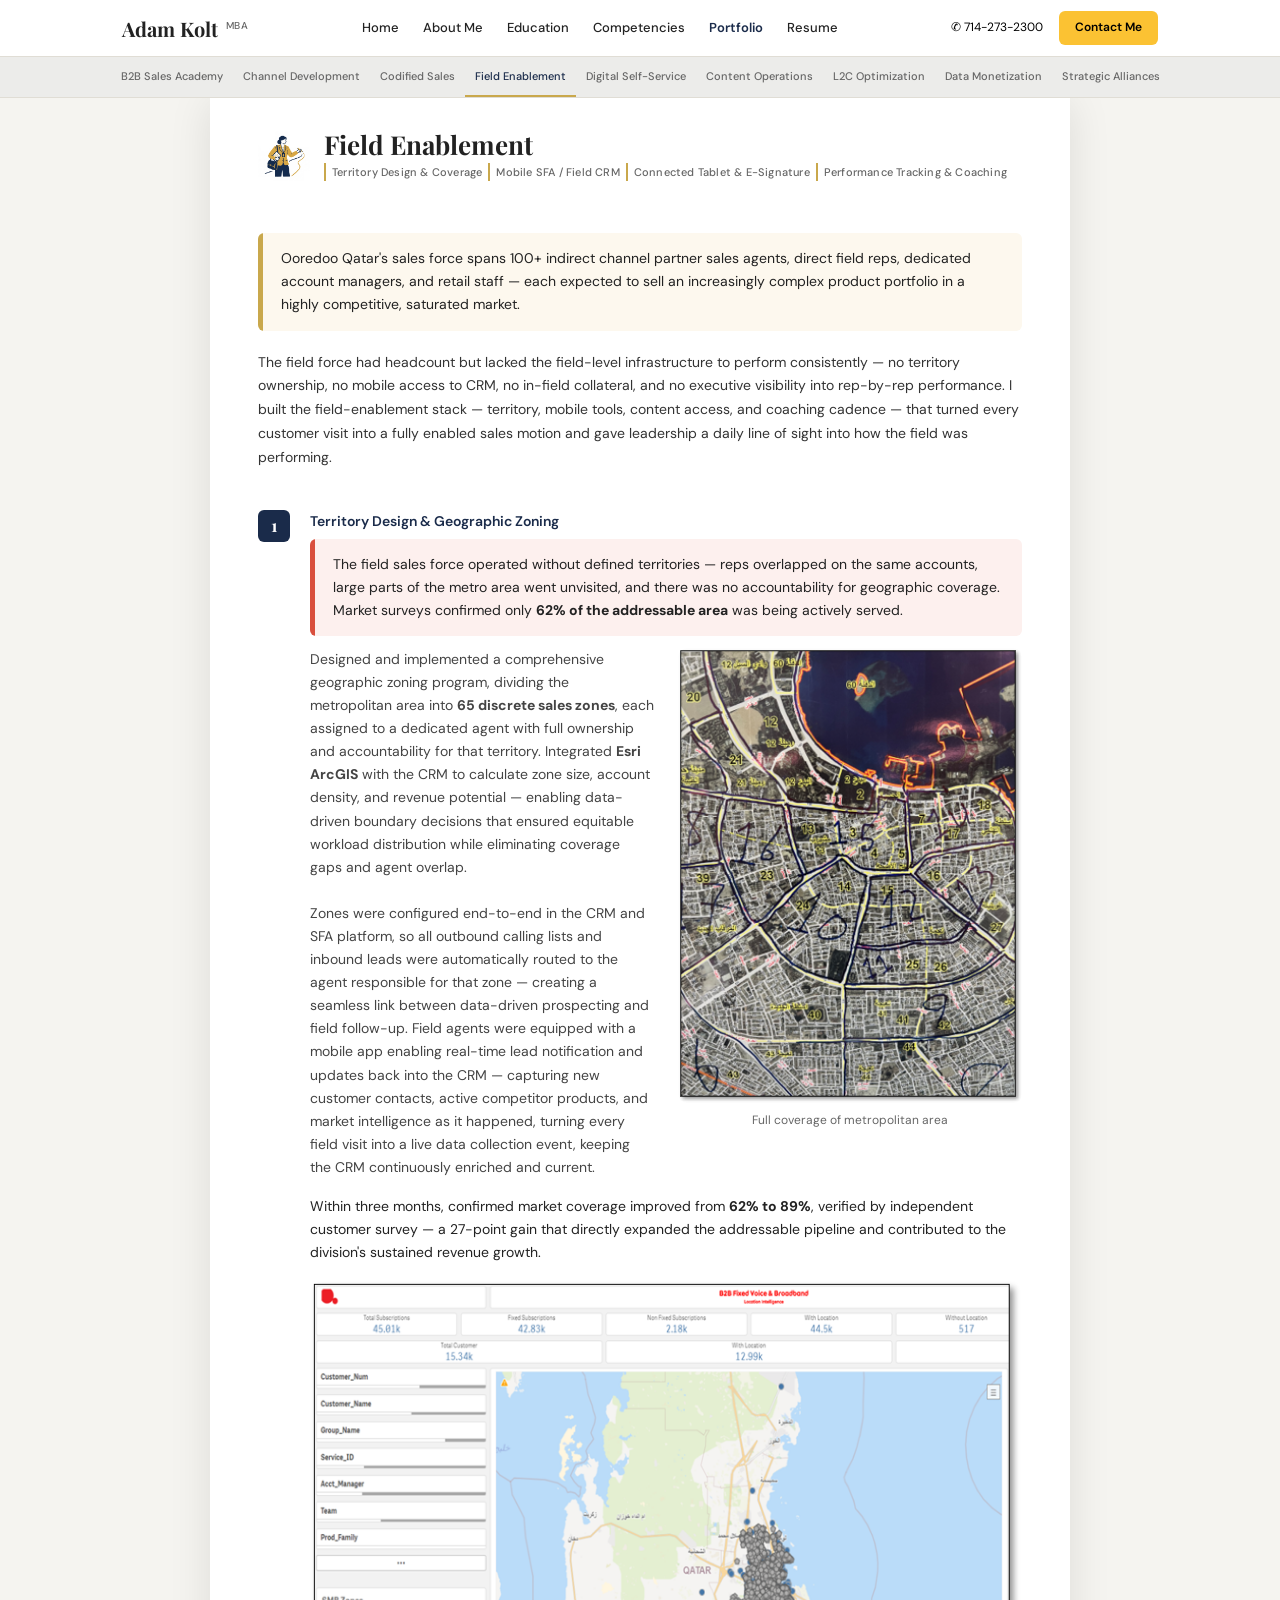
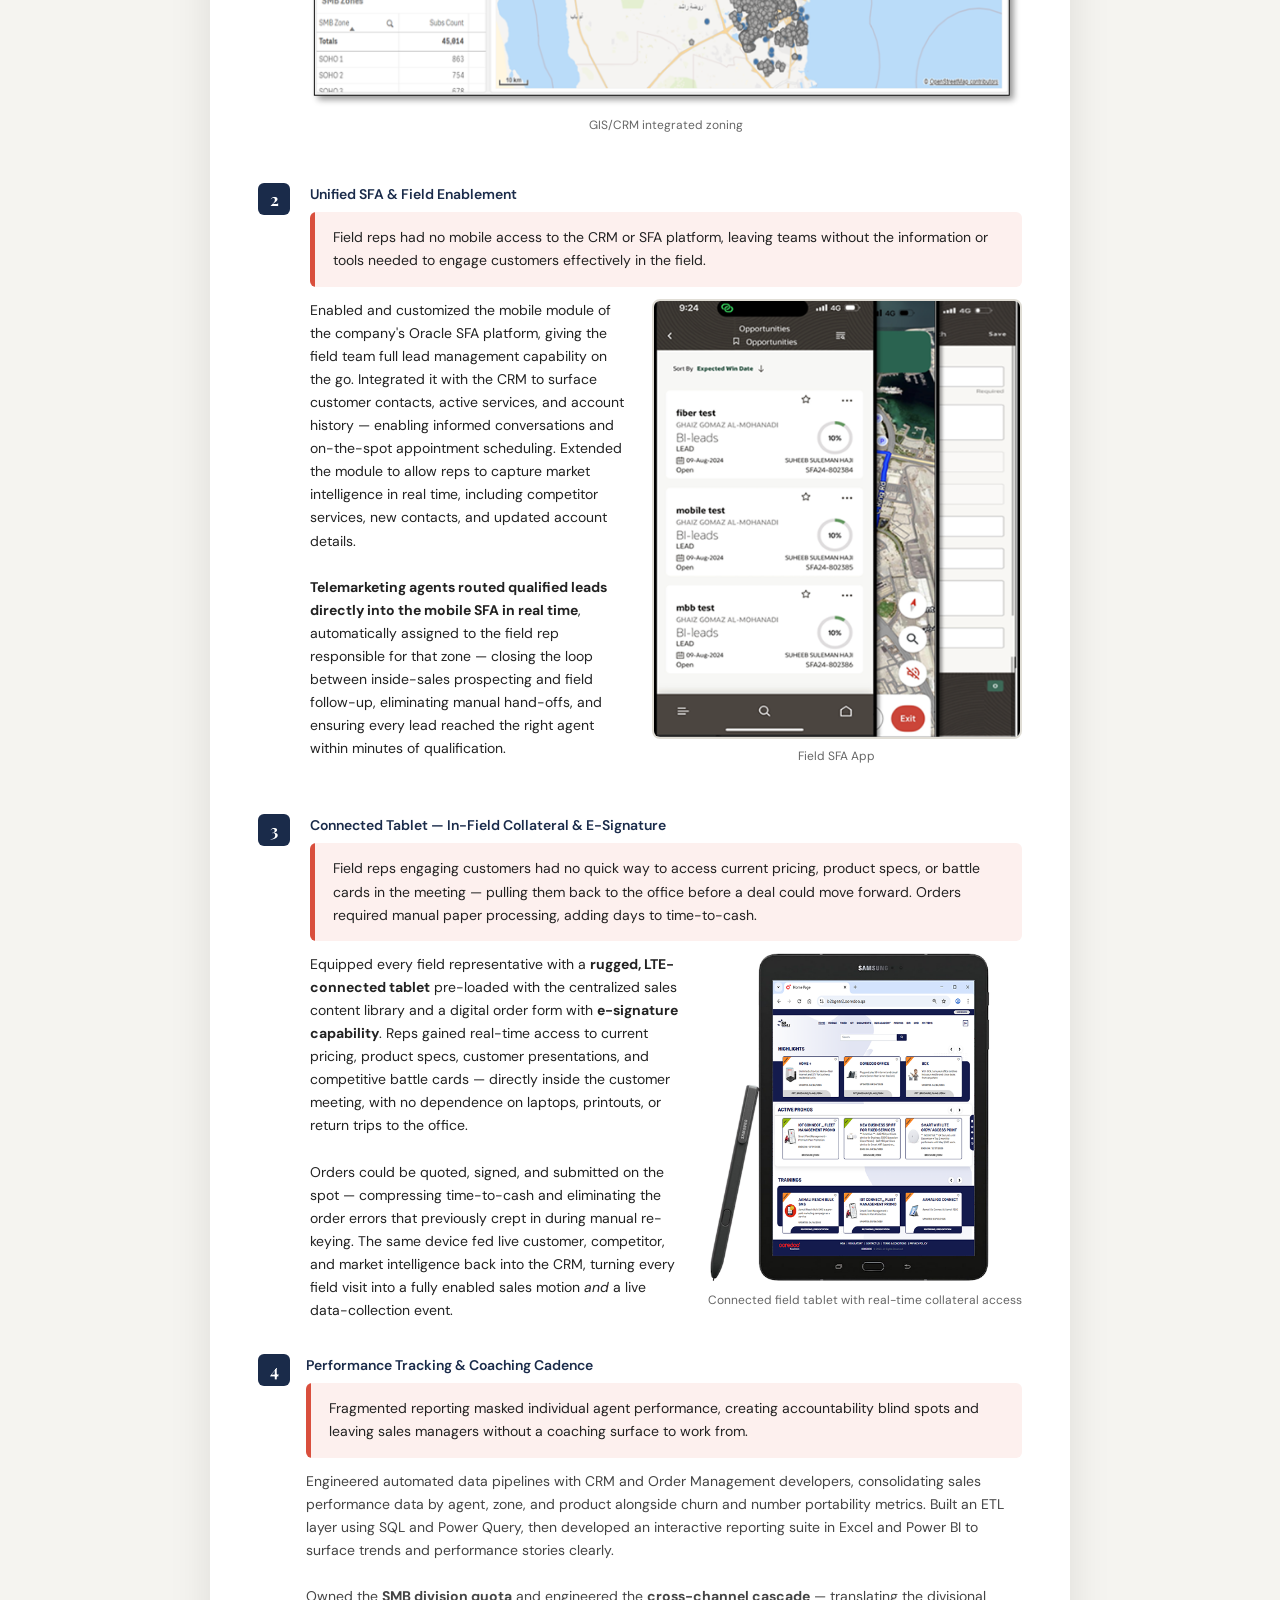
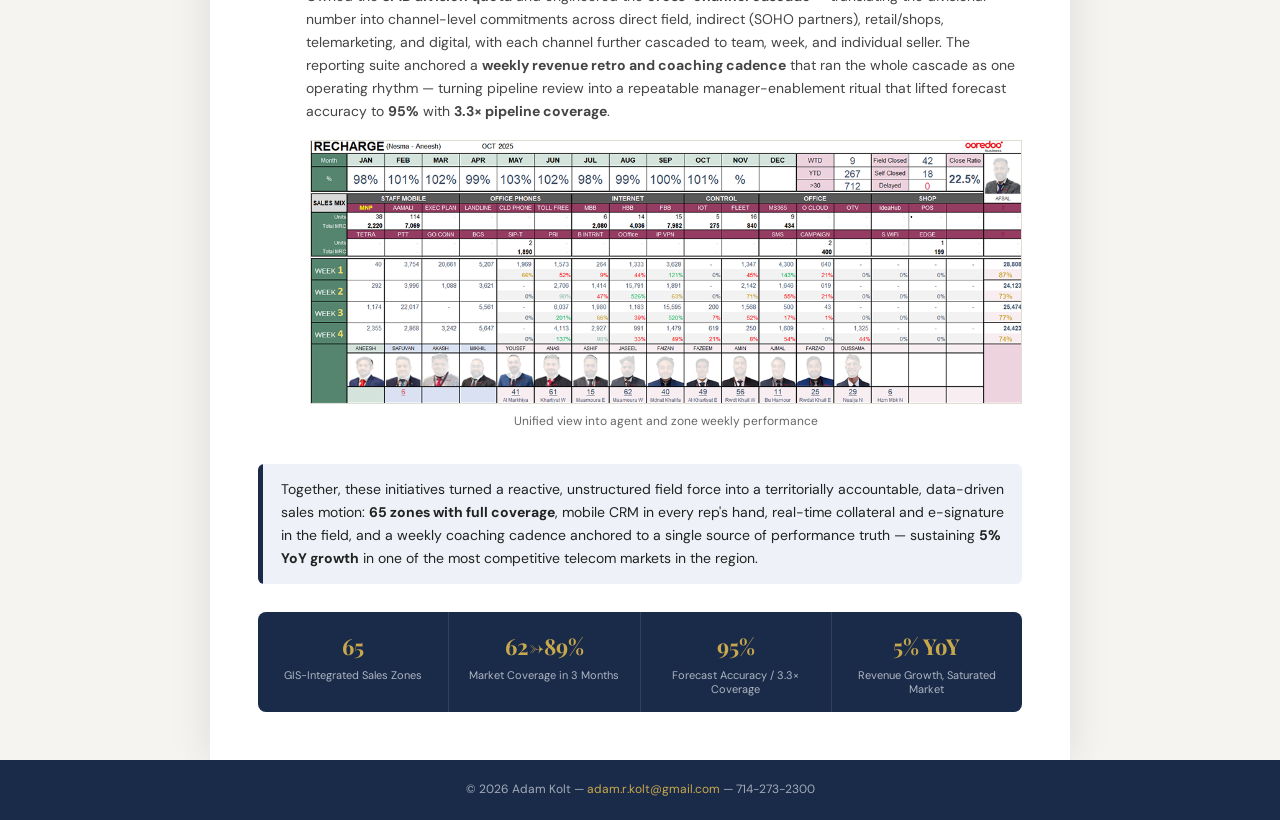
<file: impact/field-enablement.html>
<!DOCTYPE html>
<html lang="en">

<head>
  <meta charset="UTF-8">
  <meta name="viewport" content="width=device-width, initial-scale=1.0">
  <title>Field Enablement – Adam Kolt MBA</title>
  <link
    href="https://fonts.googleapis.com/css2?family=Playfair+Display:wght@700&family=DM+Sans:wght@300;400;500;600&display=swap"
    rel="stylesheet">
  <link rel="stylesheet" href="../css/style.css">
</head>

<body>

  <header class="site-header">
    <div class="header-inner">
      <a href="../index.html" class="header-logo">Adam Kolt <sup>MBA</sup></a>
      <nav class="site-nav">
        <a href="../index.html">Home</a>
        <a href="../about.html">About Me</a>
        <a href="../education.html">Education</a>
        <a href="../competencies.html">Competencies</a>
        <a href="b2b-sales-academy.html" class="active">Portfolio</a>
        <a href="../resume.html">Resume</a>
      </nav>
      <div class="header-actions">
        <span class="header-phone">&#9990; 714-273-2300</span>
        <a href="mailto:adam.r.kolt@gmail.com" class="btn-contact">Contact Me</a>
      </div>
    </div>
  </header>

  <!-- PROJECT NAV -->
  <div style="background:#ECECEA;border-bottom:1px solid var(--border);position:sticky;top:56px;z-index:99;">
    <div style="margin:0 auto;padding:0 48px;display:flex;gap:0;justify-content:center;">
      <a href="b2b-sales-academy.html"
        style="padding:10px 10px;font-size:11px;font-weight:500;color:var(--muted);white-space:nowrap;border-bottom:2px solid transparent;">B2B
        Sales Academy</a>
      <a href="channel-development.html"
        style="padding:10px 10px;font-size:11px;font-weight:500;color:var(--muted);white-space:nowrap;border-bottom:2px solid transparent;">Channel
        Development</a>
      <a href="codified-sales.html"
        style="padding:10px 10px;font-size:11px;font-weight:500;color:var(--muted);white-space:nowrap;border-bottom:2px solid transparent;">Codified
        Sales</a>
      <a href="field-enablement.html"
        style="padding:10px 10px;font-size:11px;font-weight:500;color:var(--navy);white-space:nowrap;border-bottom:2px solid var(--gold);">Field
        Enablement</a>
      <a href="digital-self-service.html"
        style="padding:10px 10px;font-size:11px;font-weight:500;color:var(--muted);white-space:nowrap;border-bottom:2px solid transparent;">Digital
        Self-Service</a>
      <a href="content-operations.html"
        style="padding:10px 10px;font-size:11px;font-weight:500;color:var(--muted);white-space:nowrap;border-bottom:2px solid transparent;">Content
        Operations</a>
      <a href="L2C-Optimization.html"
        style="padding:10px 10px;font-size:11px;font-weight:500;color:var(--muted);white-space:nowrap;border-bottom:2px solid transparent;">L2C
        Optimization</a>
      <a href="data-monetization.html"
        style="padding:10px 10px;font-size:11px;font-weight:500;color:var(--muted);white-space:nowrap;border-bottom:2px solid transparent;">Data
        Monetization</a>
      <a href="Strategic-Alliances.html"
        style="padding:10px 10px;font-size:11px;font-weight:500;color:var(--muted);white-space:nowrap;border-bottom:2px solid transparent;">Strategic
        Alliances</a>
    </div>
  </div>

  <div class="page">
    <div class="content">

      <div class="section-header">
        <div class="section-icon"><img src="../images/Field_Icon.png" alt=""
            style="width:100%;height:100%;object-fit:contain;"></div>
        <div class="section-title">
          <h2>Field Enablement</h2>
          <div class="tags">
            <span class="tag">Territory Design &amp; Coverage</span>
            <span class="tag">Mobile SFA / Field CRM</span>
            <span class="tag">Connected Tablet &amp; E-Signature</span>
            <span class="tag">Performance Tracking &amp; Coaching</span>
          </div>
        </div>
      </div>

      <br>

      <div class="callout gold" style="margin-top:20px;">
        <div class="callout-bar"></div>
        <div class="callout-body">
          Ooredoo Qatar's sales force spans 100+ indirect channel partner sales agents, direct field reps, dedicated
          account managers, and retail staff — each expected to sell an increasingly complex product portfolio in a
          highly competitive, saturated market.
        </div>
      </div>

      <p class="intro">
        The field force had headcount but lacked the field-level infrastructure to perform consistently &mdash; no
        territory ownership, no mobile access to CRM, no in-field collateral, and no executive visibility into
        rep-by-rep performance. I built the field-enablement stack &mdash; territory, mobile tools, content access,
        and coaching cadence &mdash; that turned every customer visit into a fully enabled sales motion and gave
        leadership a daily line of sight into how the field was performing.
      </p>

      <!-- SECTION 1 - TERRITORY -->
      <div style="display:flex;gap:20px;align-items:flex-start;margin:16px 0;padding:16px 0;">
        <div class="device-num" style="flex-shrink:0;">1</div>
        <div style="flex:1;">
          <h4 style="font-size:14px;font-weight:600;color:var(--navy);margin-bottom:6px;">Territory Design &amp;
            Geographic Zoning</h4>

          <div class="callout red" style="margin-bottom:12px;">
            <div class="callout-bar"></div>
            <div class="callout-body">The field sales force operated without defined territories — reps overlapped on
              the same accounts, large parts of the metro area went unvisited, and there was no accountability for
              geographic coverage. Market surveys confirmed only <strong>62% of the addressable area</strong> was
              being actively served.</div>
          </div>

          <div style="display:grid;grid-template-columns:1fr 1fr;gap:24px;align-items:start;">
            <p style="font-size:14px;color:#444;line-height:1.65;">Designed and implemented a comprehensive geographic
              zoning program, dividing the metropolitan area
              into <strong>65 discrete sales zones</strong>, each assigned to a dedicated agent with full ownership
              and accountability for that territory. Integrated <strong>Esri ArcGIS</strong> with the CRM to
              calculate zone size, account density, and revenue potential — enabling data-driven boundary decisions
              that ensured equitable workload distribution while eliminating coverage gaps and agent overlap.
              <br><br>
              Zones were configured end-to-end in the CRM and SFA platform, so all outbound calling lists and inbound
              leads were automatically routed to the agent responsible for that zone — creating a seamless link
              between data-driven prospecting and field follow-up. Field agents were equipped with a mobile app
              enabling real-time lead notification and updates back into the CRM — capturing new customer contacts,
              active
              competitor products, and market intelligence as it happened, turning every
              field visit into a live data collection event, keeping the CRM continuously enriched and current.
            </p>
            <div>
              <img src="../images/map.png" alt="Territory Zoning Map"
                style="width:100%;border-radius:8px;display:block;">
              <p style="text-align:center;font-size:12px;color:var(--muted);margin-top:8px;">Full coverage of
                metropolitan area
              </p>
            </div>
          </div>

          <p style="margin-top:16px;">Within three months, confirmed market coverage improved from <strong>62% to
              89%</strong>, verified by independent customer survey — a 27-point gain that directly expanded the
            addressable pipeline and contributed to the division's sustained revenue growth.</p>

          <div style="margin-top:16px;">
            <img src="../images/GIS.png" alt="GIS Territory Analysis"
              style="width:100%;border-radius:8px;display:block;">
            <p style="text-align:center;font-size:12px;color:var(--muted);margin-top:8px;">GIS/CRM integrated zoning</p>
          </div>
        </div>
      </div>

      <!-- SECTION 2 - UNIFIED SFA -->
      <div style="display:flex;gap:20px;align-items:flex-start;margin:16px 0;padding:16px 0;">
        <div class="device-num" style="flex-shrink:0;">2</div>
        <div style="flex:1;">
          <h4 style="font-size:14px;font-weight:600;color:var(--navy);margin-bottom:6px;">Unified SFA &amp; Field
            Enablement</h4>

          <div class="callout red" style="margin-bottom:12px;">
            <div class="callout-bar"></div>
            <div class="callout-body">Field reps had no mobile access to the CRM or SFA platform, leaving teams
              without the information or tools needed to engage customers effectively in the field.</div>
          </div>

          <div style="display:grid;grid-template-columns:1fr auto;gap:24px;align-items:start;">
            <p>Enabled and customized the mobile module of the company's Oracle SFA platform, giving the field team
              full lead management capability on the go. Integrated it with the CRM to surface customer contacts,
              active services, and account history — enabling informed conversations and on-the-spot appointment
              scheduling. Extended the module to allow reps to capture market intelligence in real time, including
              competitor services, new contacts, and updated account details.
              <br><br>
              <strong>Telemarketing agents routed qualified leads directly into the mobile SFA in real time</strong>,
              automatically assigned to the field rep responsible for that zone &mdash; closing the loop between
              inside-sales prospecting and field follow-up, eliminating manual hand-offs, and ensuring every lead
              reached the right agent within minutes of qualification.
            </p>
            <div>
              <img src="../images/FieldApp.png" alt="Mobile CRM Field App"
                style="height:440px;width:auto;border-radius:8px;display:block;border:2px solid var(--border);">
              <p style="text-align:center;font-size:12px;color:var(--muted);margin-top:8px;">Field SFA App</p>
            </div>
          </div>
        </div>
      </div>

      <!-- SECTION 3 - CONNECTED TABLET -->
      <div style="display:flex;gap:20px;align-items:flex-start;margin:16px 0;padding:16px 0;">
        <div class="device-num" style="flex-shrink:0;">3</div>
        <div style="flex:1;">
          <h4 style="font-size:14px;font-weight:600;color:var(--navy);margin-bottom:6px;">Connected Tablet &mdash;
            In-Field Collateral &amp; E-Signature</h4>

          <div class="callout red" style="margin-bottom:12px;">
            <div class="callout-bar"></div>
            <div class="callout-body">Field reps engaging customers had no quick way to access current pricing,
              product specs, or battle cards in the meeting &mdash; pulling them back to the office before a deal
              could move forward. Orders required manual paper processing, adding days to time-to-cash.</div>
          </div>

          <div style="display:grid;grid-template-columns:1fr auto;gap:24px;align-items:start;">
            <p>
              Equipped every field representative with a <strong>rugged, LTE-connected tablet</strong> pre-loaded with
              the centralized sales content library and a digital order form with <strong>e-signature
                capability</strong>. Reps gained real-time access to current pricing, product specs, customer
              presentations, and competitive battle cards &mdash; directly inside the customer meeting, with no
              dependence on laptops, printouts, or return trips to the office.
              <br><br>
              Orders could be quoted, signed, and submitted on the spot &mdash; compressing time-to-cash and
              eliminating the order errors that previously crept in during manual re-keying. The same device fed live
              customer, competitor, and market intelligence back into the CRM, turning every field visit into a fully
              enabled sales motion <em>and</em> a live data-collection event.
            </p>
            <div>
              <img src="../images/B2BGear.png" alt="Connected Field Tablet"
                style="height:330px;width:auto;border-radius:8px;display:block;">
              <p style="text-align:right;font-size:12px;color:var(--muted);margin-top:8px;">Connected field tablet
                with real-time collateral access</p>
            </div>
          </div>
        </div>
      </div>

      <!-- SECTION 4 - PERFORMANCE TRACKING & COACHING CADENCE -->
      <div style="margin-bottom:20px;">
        <div style="display:flex;gap:16px;align-items:flex-start;">
          <div class="device-num">4</div>
          <div class="device-content">
            <h4>Performance Tracking &amp; Coaching Cadence</h4>

            <div class="callout red" style="margin-bottom:12px;">
              <div class="callout-bar"></div>
              <div class="callout-body">
                Fragmented reporting masked individual agent performance, creating accountability blind spots and
                leaving sales managers without a coaching surface to work from.
              </div>
            </div>

            <p>Engineered automated data pipelines with CRM and Order Management developers, consolidating sales
              performance data by agent, zone, and product alongside churn and number portability metrics. Built an
              ETL layer using SQL and Power Query, then developed an interactive reporting suite in Excel and Power
              BI to surface trends and performance stories clearly.
              <br><br>
              Owned the <strong>SMB division quota</strong> and engineered the <strong>cross-channel cascade</strong>
              &mdash; translating the divisional number into channel-level commitments across direct field, indirect
              (SOHO partners), retail/shops, telemarketing, and digital, with each channel further cascaded to team,
              week, and individual seller. The reporting suite anchored a <strong>weekly revenue retro and coaching
                cadence</strong> that ran the whole cascade as one operating rhythm &mdash; turning pipeline review
              into a repeatable manager-enablement ritual that lifted forecast accuracy to <strong>95%</strong> with
              <strong>3.3&times; pipeline coverage</strong>.
            </p>
          </div>
        </div>
        <div style="margin-top:16px;margin-left:52px;">
          <img src="../images/Dashboard1.png" alt="Executive Dashboard"
            style="width:100%;display:block;border:1px solid var(--border);">
          <p style="text-align:center;font-size:12px;color:var(--muted);margin-top:8px;">Unified view into agent and
            zone weekly performance</p>
        </div>
      </div>

      <!-- CLOSING CALLOUT -->
      <div class="callout navy" style="margin-top:32px;">
        <div class="callout-bar"></div>
        <div class="callout-body">
          Together, these initiatives turned a reactive, unstructured field force into a territorially accountable,
          data-driven sales motion: <strong>65 zones with full coverage</strong>, mobile CRM in every rep's hand,
          real-time collateral and e-signature in the field, and a weekly coaching cadence anchored to a single source
          of performance truth &mdash; sustaining <strong>5% YoY growth</strong> in one of the most competitive
          telecom markets in the region.
        </div>
      </div>

      <!-- METRICS -->
      <div class="metrics">
        <div class="metric">
          <div class="val">65</div>
          <div class="lbl">GIS-Integrated Sales Zones</div>
        </div>
        <div class="metric">
          <div class="val">62→89%</div>
          <div class="lbl">Market Coverage in 3 Months</div>
        </div>
        <div class="metric">
          <div class="val">95%</div>
          <div class="lbl">Forecast Accuracy / 3.3× Coverage</div>
        </div>
        <div class="metric">
          <div class="val">5% YoY</div>
          <div class="lbl">Revenue Growth, Saturated Market</div>
        </div>
      </div>

    </div>
  </div><!-- /page -->

  <footer class="site-footer">
    &copy; 2026 Adam Kolt &mdash; <a href="mailto:adam.r.kolt@gmail.com">adam.r.kolt@gmail.com</a> &mdash;
    714-273-2300
  </footer>

</body>

</html>
</file>
<file: css/style.css>
/* ============================================================
   Adam Kolt Portfolio — Shared Stylesheet
   Design System: Playfair Display + DM Sans, Navy/Gold palette
   ============================================================ */

*, *::before, *::after { box-sizing: border-box; margin: 0; padding: 0; }

:root {
  --gold:   #C9A84C;
  --navy:   #1A2B4A;
  --red:    #D94F3D;
  --teal:   #2E7D6E;
  --bg:     #F5F4F0;
  --white:  #FFFFFF;
  --text:   #222222;
  --muted:  #666666;
  --border: #E0DDD5;
}

body {
  font-family: 'DM Sans', sans-serif;
  background: var(--bg);
  color: var(--text);
  font-size: 14px;
  line-height: 1.65;
}

a { text-decoration: none; color: inherit; }

/* ── SITE HEADER ── */
.site-header {
  background: var(--white);
  border-bottom: 1px solid var(--border);
  position: sticky;
  top: 0;
  z-index: 100;
}

.header-inner {
  max-width: 1100px;
  margin: 0 auto;
  padding: 0 32px;
  height: 56px;
  display: flex;
  align-items: center;
  gap: 32px;
}

.header-logo {
  font-family: 'Playfair Display', serif;
  font-size: 20px;
  font-weight: 700;
  color: var(--text);
  white-space: nowrap;
  flex-shrink: 0;
}

.header-logo sup {
  font-family: 'DM Sans', sans-serif;
  font-size: 10px;
  font-weight: 500;
  color: var(--muted);
  letter-spacing: .4px;
  vertical-align: super;
  margin-left: 3px;
}

.site-nav {
  display: flex;
  gap: 24px;
  flex: 1;
  justify-content: center;
}

.site-nav a {
  font-size: 13px;
  font-weight: 500;
  color: var(--text);
  transition: color .15s;
  white-space: nowrap;
}

.site-nav a:hover,
.site-nav a.active { color: var(--navy); font-weight: 600; }

.header-actions {
  display: flex;
  align-items: center;
  gap: 16px;
  flex-shrink: 0;
}

.header-phone {
  font-size: 12px;
  color: #000000;
  white-space: nowrap;
}

.btn-contact {
  background: #FBC233;
  color: #000000;
  font-size: 12px;
  font-weight: 600;
  padding: 7px 16px;
  border-radius: 6px;
  transition: opacity .15s;
  white-space: nowrap;
}

.btn-contact:hover { opacity: .85; }

/* ── PAGE WRAPPER ── */
.page {
  max-width: 860px;
  margin: 0 auto;
  background: var(--white);
  box-shadow: 0 4px 40px rgba(0,0,0,.10);
  min-height: calc(100vh - 56px);
}

/* ── TOP BAR (project pages) ── */
.top-bar {
  background: #ECECEA;
  padding: 18px 48px 14px;
}

.top-bar h1 {
  font-family: 'Playfair Display', serif;
  font-size: 28px;
  font-weight: 700;
  color: var(--text);
  letter-spacing: -.3px;
}

.top-bar h1 sup {
  font-family: 'DM Sans', sans-serif;
  font-size: 11px;
  font-weight: 500;
  letter-spacing: .5px;
  color: var(--muted);
  vertical-align: super;
  margin-left: 4px;
}

/* ── MAIN CONTENT ── */
.content {
  padding: 32px 48px 48px;
}

/* ── SECTION HEADER ── */
.section-header {
  display: flex;
  align-items: center;
  gap: 14px;
  margin-bottom: 8px;
}

.section-icon {
  width: 52px;
  height: 52px;
  border-radius: 10px;
  display: flex;
  align-items: center;
  justify-content: center;
  flex-shrink: 0;
  overflow: hidden;
}

.section-icon svg { width: 28px; height: 28px; }

.section-title h2 {
  font-family: 'Playfair Display', serif;
  font-size: 26px;
  color: var(--text);
  font-weight: 700;
  line-height: 1;
}

.tags {
  display: flex;
  flex-wrap: wrap;
  gap: 6px;
  margin-top: 5px;
}

.tag {
  font-size: 11px;
  font-weight: 500;
  color: var(--muted);
  border-left: 2px solid var(--gold);
  padding-left: 6px;
  letter-spacing: .2px;
}

/* ── INTRO TEXT ── */
.intro {
  margin: 20px 0 24px;
  font-size: 14px;
  color: #333;
  line-height: 1.7;
}

/* ── CALLOUT CARDS ── */
.callout {
  display: flex;
  gap: 0;
  margin-bottom: 14px;
  border-radius: 6px;
  overflow: hidden;
}

.callout-bar  { width: 5px; flex-shrink: 0; }

.callout-body {
  padding: 14px 18px;
  font-size: 14px;
  line-height: 1.65;
  flex: 1;
}

.callout.gold .callout-bar  { background: var(--gold); }
.callout.gold .callout-body { background: #FDF8EE; }
.callout.navy .callout-bar  { background: var(--navy); }
.callout.navy .callout-body { background: #EEF1F7; }
.callout.red  .callout-bar  { background: var(--red); }
.callout.red  .callout-body { background: #FDF0EE; }
.callout.teal .callout-bar  { background: var(--teal); }
.callout.teal .callout-body { background: #EEF5F3; }

/* ── BULLET LIST ── */
.bullet-list {
  margin: 24px 0;
  display: flex;
  flex-direction: column;
  gap: 0;
}

.bullet-item {
  display: flex;
  gap: 10px;
  padding: 10px 0;
  border-bottom: 1px solid var(--border);
  font-size: 14px;
  line-height: 1.65;
  align-items: flex-start;
}

.bullet-item:last-child { border-bottom: none; }

.bullet-dot {
  width: 6px;
  height: 6px;
  background: var(--gold);
  border-radius: 50%;
  flex-shrink: 0;
  margin-top: 7px;
}

.bullet-item strong { color: var(--navy); font-weight: 600; }

/* ── TWO-COLUMN SECTION ── */
.two-col {
  display: grid;
  grid-template-columns: 1fr 1fr;
  gap: 24px;
  align-items: start;
  margin-bottom: 8px;
}

/* ── WIREFRAME MOCKUP ── */
.mockup-card {
  background: #F8F8F6;
  border: 1px solid var(--border);
  border-radius: 10px;
  padding: 18px;
  font-size: 11px;
}

.mockup-grid {
  display: grid;
  grid-template-columns: 1fr 1fr 1fr;
  gap: 10px;
  margin-bottom: 12px;
}

.mockup-col label {
  display: block;
  font-weight: 600;
  font-size: 10px;
  color: var(--navy);
  margin-bottom: 4px;
  text-transform: uppercase;
  letter-spacing: .4px;
}

.mockup-option {
  display: flex;
  align-items: center;
  gap: 5px;
  margin-bottom: 3px;
  color: #555;
  font-size: 10.5px;
}

.mockup-checkbox {
  width: 10px; height: 10px;
  border: 1px solid #999;
  border-radius: 2px;
  flex-shrink: 0;
}

.mockup-row2 {
  display: grid;
  grid-template-columns: 1fr 1fr 1fr;
  gap: 10px;
  margin-bottom: 14px;
}

.mockup-btns { display: flex; gap: 8px; margin-bottom: 10px; }

.mockup-btn {
  padding: 5px 16px;
  border-radius: 4px;
  font-size: 11px;
  font-weight: 600;
  cursor: default;
}

.mockup-btn.generate { background: var(--navy); color: #fff; }
.mockup-btn.reset    { background: #eee; color: var(--red); border: 1px solid var(--red); }

/* ── PRICE BAR ── */
.price-bar-wrap { border-top: 1px solid var(--border); padding-top: 10px; }

.price-labels {
  display: flex;
  justify-content: space-between;
  font-size: 9.5px;
  color: var(--muted);
  margin-bottom: 2px;
}

.price-track {
  height: 6px;
  background: #E0E0E0;
  border-radius: 3px;
  position: relative;
  margin-bottom: 6px;
}

.price-fill {
  position: absolute; left: 0; top: 0;
  height: 100%; width: 55%;
  background: linear-gradient(90deg, var(--navy), var(--gold));
  border-radius: 3px;
}

.price-rows {
  display: flex;
  justify-content: space-between;
  font-size: 9.5px;
  color: #777;
}

.mockup-footer {
  display: flex;
  align-items: center;
  justify-content: space-between;
  margin-top: 10px;
  border-top: 1px solid var(--border);
  padding-top: 10px;
}

.mockup-footer .back-btn {
  font-size: 10px; color: var(--navy); font-weight: 600;
  border: 1px solid var(--navy); padding: 4px 12px; border-radius: 4px;
}

.mockup-footer .total { text-align: center; }
.mockup-footer .total .label   { font-size: 9px; color: var(--muted); }
.mockup-footer .total .value   { font-size: 18px; font-weight: 700; color: var(--navy); font-family: 'Playfair Display', serif; }
.mockup-footer .total .value span { font-size: 11px; color: var(--muted); }
.mockup-footer .proceed-btn {
  font-size: 10px; color: #fff; font-weight: 600;
  background: var(--navy); padding: 4px 12px; border-radius: 4px;
}

/* ── SPEND NOTE ── */
.spend-note {
  background: #F7F7F5;
  border: 1px solid var(--border);
  border-radius: 6px;
  padding: 12px 14px;
  font-size: 11.5px;
  color: #555;
  display: flex;
  align-items: flex-start;
  gap: 10px;
  margin-top: 12px;
}

.spend-note .arrow {
  width: 24px; height: 24px;
  border: 1.5px solid var(--gold);
  border-radius: 50%;
  display: flex; align-items: center; justify-content: center;
  flex-shrink: 0;
  color: var(--gold);
  font-size: 13px; font-weight: 700;
}

/* ── PHONE MOCKUP ── */
.phone-wrap { display: flex; justify-content: center; }

.phone {
  width: 200px;
  background: #1C1C2E;
  border-radius: 28px;
  padding: 12px;
  box-shadow: 0 12px 40px rgba(0,0,0,.25);
}

.phone-screen  { background: #F0F2F5; border-radius: 20px; overflow: hidden; }

.phone-topbar {
  background: #0A7B55;
  padding: 10px 12px 8px;
  display: flex; align-items: center; justify-content: space-between;
}

.phone-topbar .brand { color: #fff; font-size: 11px; font-weight: 700; letter-spacing: .2px; }

.phone-topbar .dots { display: flex; gap: 3px; }
.phone-topbar .dots span { width: 4px; height: 4px; background: rgba(255,255,255,.6); border-radius: 50%; }

.phone-chat { padding: 10px; }

.chat-bubble-ad {
  background: #fff;
  border-radius: 12px 12px 12px 2px;
  padding: 10px;
  margin-bottom: 8px;
  box-shadow: 0 2px 6px rgba(0,0,0,.08);
}

.ad-header {
  background: linear-gradient(135deg, #0A7B55, #0DAF78);
  border-radius: 8px;
  padding: 8px 10px;
  margin-bottom: 8px;
  display: flex; align-items: center; gap: 8px;
}

.ad-header .ad-icon {
  width: 28px; height: 28px;
  background: #fff; border-radius: 6px;
  display: flex; align-items: center; justify-content: center;
  font-weight: 900; font-size: 11px; color: #0A7B55;
}

.ad-header .ad-title { color: #fff; font-size: 10px; font-weight: 700; line-height: 1.2; }
.ad-header .ad-logo  { margin-left: auto; }
.ad-header .ad-logo img { height: 18px; }

.ad-text { font-size: 10px; color: #333; line-height: 1.5; }

.chat-info {
  font-size: 9px; color: var(--muted);
  display: flex; align-items: center; gap: 4px; margin-bottom: 6px;
}

.chat-info span { background: #e0e0e0; border-radius: 10px; padding: 2px 7px; }

.call-back-btn {
  background: #0DAF78; color: #fff;
  font-size: 10px; font-weight: 600;
  text-align: center; padding: 6px;
  border-radius: 8px; width: 100%; display: block;
}

/* ── RIGHT COLUMN BULLETS ── */
.right-col-list { display: flex; flex-direction: column; gap: 0; }

.right-bullet {
  display: flex; gap: 10px;
  padding: 9px 0;
  border-bottom: 1px solid var(--border);
  font-size: 14px; line-height: 1.65;
  align-items: flex-start;
}

.right-bullet:last-child { border-bottom: none; }

.right-bullet .dot {
  width: 5px; height: 5px;
  background: var(--gold); border-radius: 50%;
  flex-shrink: 0; margin-top: 7px;
}

.right-bullet strong { color: var(--navy); font-weight: 600; }

/* ── DIVIDER ── */
.divider { height: 1px; background: var(--border); margin: 20px 0; }

/* ── METRICS STRIP ── */
.metrics {
  display: flex;
  gap: 0;
  background: var(--navy);
  border-radius: 8px;
  overflow: hidden;
  margin-top: 28px;
}

.metric {
  flex: 1;
  padding: 16px 20px;
  border-right: 1px solid rgba(255,255,255,.1);
  text-align: center;
}

.metric:last-child { border-right: none; }

.metric .val {
  font-family: 'Playfair Display', serif;
  font-size: 22px;
  color: var(--gold);
  font-weight: 700;
}

.metric .lbl {
  font-size: 11px;
  color: rgba(255,255,255,.65);
  margin-top: 3px;
  line-height: 1.3;
}

/* ── DATA TABLE ── */
.data-table {
  width: 100%;
  border-collapse: collapse;
  font-size: 12px;
  margin: 20px 0;
}

.data-table th {
  background: var(--navy);
  color: #fff;
  font-weight: 600;
  padding: 10px 12px;
  text-align: left;
  font-size: 11px;
  letter-spacing: .3px;
}

.data-table td {
  padding: 9px 12px;
  border-bottom: 1px solid var(--border);
  vertical-align: middle;
}

.data-table tr:nth-child(even) td { background: #FAFAF8; }

.status-badge {
  display: inline-block;
  padding: 2px 10px;
  border-radius: 10px;
  font-size: 11px;
  font-weight: 600;
}

.status-badge.complete  { background: #D4EDDA; color: #1A6B32; }
.status-badge.progress  { background: #FFF3CD; color: #856404; }
.status-badge.pending   { background: #F8D7DA; color: #721C24; }

/* ── REFERENCES SECTION ── */
.references {
  margin-top: 40px;
  padding-top: 24px;
  border-top: 2px solid var(--border);
}

.references h3 {
  font-family: 'Playfair Display', serif;
  font-size: 22px;
  margin-bottom: 16px;
}

.ref-logos {
  display: flex;
  flex-wrap: wrap;
  gap: 16px;
  align-items: center;
}

.ref-logo {
  display: flex;
  flex-direction: column;
  align-items: center;
  gap: 4px;
}

.ref-logo-box {
  width: 80px;
  height: 40px;
  border: 1px solid var(--border);
  border-radius: 6px;
  display: flex;
  align-items: center;
  justify-content: center;
  background: var(--white);
  font-size: 11px;
  font-weight: 700;
  color: var(--navy);
  text-align: center;
  padding: 4px;
}

.ref-logo span {
  font-size: 9px;
  color: var(--muted);
  text-align: center;
  line-height: 1.3;
  max-width: 80px;
}

/* ── NUMBERED SECTION HEADER ── */
.num-section { margin: 28px 0 8px; }

.num-section h3 {
  font-size: 14px;
  font-weight: 600;
  color: var(--navy);
  display: flex;
  align-items: center;
  gap: 8px;
}

.num-badge {
  width: 24px; height: 24px;
  background: var(--navy);
  color: #fff;
  border-radius: 50%;
  display: flex; align-items: center; justify-content: center;
  font-size: 12px; font-weight: 700;
  flex-shrink: 0;
}

.nested-list {
  list-style: none;
  padding: 0; margin: 8px 0 0 32px;
  display: flex; flex-direction: column; gap: 4px;
}

.nested-list li {
  font-size: 14px;
  line-height: 1.65;
  color: #333;
  padding-left: 14px;
  position: relative;
}

.nested-list li::before {
  content: '•';
  position: absolute; left: 0;
  color: var(--gold);
  font-weight: 700;
}

/* ── TOOLS SECTION ── */
.tools-section {
  background: #F7F7F5;
  border: 1px solid var(--border);
  border-radius: 8px;
  padding: 16px 20px;
  margin-top: 24px;
}

.tools-section h4 {
  font-size: 12px;
  font-weight: 700;
  color: var(--navy);
  text-transform: uppercase;
  letter-spacing: .5px;
  margin-bottom: 12px;
}

.tools-grid {
  display: grid;
  grid-template-columns: repeat(auto-fill, minmax(200px, 1fr));
  gap: 12px;
}

.tool-group label {
  display: block;
  font-size: 10px;
  font-weight: 700;
  color: var(--navy);
  text-transform: uppercase;
  letter-spacing: .4px;
  margin-bottom: 4px;
}

.tool-group p {
  font-size: 11.5px;
  color: #555;
  line-height: 1.5;
}

/* ── IMAGE PLACEHOLDER ── */
.img-placeholder {
  background: #ECECEA;
  border-radius: 8px;
  display: flex;
  align-items: center;
  justify-content: center;
  color: var(--muted);
  font-size: 12px;
  font-style: italic;
}

/* ── PHOTO STRIP ── */
.photo-strip {
  display: grid;
  grid-template-columns: repeat(3, 1fr);
  gap: 12px;
  margin-top: 28px;
}

.photo-strip .img-placeholder { height: 160px; }

/* ── NEWSPAPER CLIPPING ── */
.newspaper {
  border: 1px solid var(--border);
  border-radius: 6px;
  overflow: hidden;
  margin: 20px 0;
}

.newspaper-header {
  background: var(--navy);
  color: #fff;
  text-align: center;
  padding: 8px 16px;
}

.newspaper-header h4 {
  font-family: 'Playfair Display', serif;
  font-size: 16px;
  letter-spacing: 1px;
}

.newspaper-header p {
  font-size: 9px;
  color: rgba(255,255,255,.7);
  text-transform: uppercase;
  letter-spacing: 1.5px;
  margin-top: 2px;
}

.newspaper-body {
  padding: 16px;
  background: #FDFDFB;
}

.newspaper-headline {
  font-family: 'Playfair Display', serif;
  font-size: 20px;
  font-weight: 700;
  margin-bottom: 12px;
  line-height: 1.2;
}

.newspaper-cols {
  display: grid;
  grid-template-columns: 1fr 1fr;
  gap: 16px;
}

.newspaper-text {
  font-size: 11.5px;
  color: #333;
  line-height: 1.6;
}

/* ── WORLD MAP PLACEHOLDER ── */
.world-map {
  width: 100%;
  height: 240px;
  background: linear-gradient(135deg, #EEF1F7, #D8E0EE);
  border-radius: 8px;
  border: 1px solid var(--border);
  display: flex;
  align-items: center;
  justify-content: center;
  margin: 20px 0;
  position: relative;
  overflow: hidden;
}

.world-map::before {
  content: '🌍';
  font-size: 80px;
  opacity: .2;
  position: absolute;
}

.world-map-label {
  font-size: 13px;
  font-weight: 600;
  color: var(--navy);
  z-index: 1;
}

/* ── DEVICE MOCKUP (OO page) ── */
.device-section {
  display: flex;
  gap: 20px;
  align-items: flex-start;
  margin: 16px 0;
  padding: 16px 0;
}

.device-section:last-child { border-bottom: none; }

.device-num {
  width: 32px; height: 32px;
  background: var(--navy);
  color: #fff;
  border-radius: 6px;
  display: flex; align-items: center; justify-content: center;
  font-family: 'Playfair Display', serif;
  font-size: 17px; font-weight: 700;
  flex-shrink: 0;
}

.device-content { flex: 1; }

.device-content h4 {
  font-size: 14px;
  font-weight: 600;
  color: var(--navy);
  margin-bottom: 6px;
}

.device-content p {
  font-size: 14px;
  color: #444;
  line-height: 1.65;
}

.device-img {
  width: 160px;
  height: 110px;
  flex-shrink: 0;
}

/* ── HERO (homepage) ── */
.hero {
  background: var(--bg);
}

.hero-inner {
  max-width: 860px;
  margin: 0 auto;
  padding: 16px 48px 0;
  display: grid;
  grid-template-columns: 1fr auto;
  gap: 40px;
  align-items: flex-end;
  background: var(--white);
  box-shadow: 0 4px 40px rgba(0,0,0,.10);
}

.hero-heading {
  font-family: 'Playfair Display', serif;
  font-size: 42px;
  font-weight: 700;
  line-height: 1.1;
  color: var(--text);
  margin-bottom: 16px;
  max-width: 461px;
}

.hero-sub {
  font-size: 16px;
  color: #555;
  line-height: 1.6;
  max-width: 417px;
  padding-bottom: 48px;
}

.hero-photo {
  width: 260px;
  height: 340px;
  border-radius: 6px 6px 0 0;
  overflow: hidden;
  flex-shrink: 0;
}

.hero-photo .img-placeholder {
  width: 100%; height: 100%;
  background: linear-gradient(160deg, #1A2B4A 0%, #2E4270 100%);
  color: rgba(255,255,255,.5);
  font-size: 13px;
}

/* ── PROJECT CARDS GRID ── */
.cards-section {
  max-width: 860px;
  margin: 0 auto;
  padding: 40px 48px 56px;
  background: var(--white);
  box-shadow: 0 4px 40px rgba(0,0,0,.10);
}

.cards-grid {
  display: grid;
  grid-template-columns: repeat(3, 1fr);
  gap: 20px;
}

.project-card {
  border: 1px solid var(--border);
  border-radius: 10px;
  padding: 16px 20px 13px;
  transition: box-shadow .2s, transform .2s;
  cursor: pointer;
}

.project-card:hover {
  box-shadow: 0 6px 24px rgba(0,0,0,.10);
  transform: translateY(-2px);
}

.card-icon {
  width: 68px; height: 68px;
  border-radius: 10px;
  display: flex; align-items: center; justify-content: center;
  margin-bottom: 10px;
  overflow: hidden;
}

.card-icon svg { width: 34px; height: 34px; }

.card-title {
  display: flex;
  align-items: center;
  justify-content: space-between;
  margin-bottom: 8px;
}

.card-title h3 {
  font-size: 15px;
  font-weight: 600;
  color: var(--text);
}

.card-arrow {
  color: var(--gold);
  font-size: 16px;
  font-weight: 700;
}

.card-desc {
  font-size: 12.5px;
  color: var(--muted);
  line-height: 1.6;
}

/* Homepage cards: icon left, two-line title right, desc below */
.cards-grid .project-card {
  display: grid;
  grid-template-columns: 68px 1fr;
  column-gap: 14px;
  align-items: center;
}
.cards-grid .project-card .card-icon { margin-bottom: 0; }
.cards-grid .project-card .card-title { margin-bottom: 0; }
.cards-grid .project-card .card-title h3 { line-height: 1.2; }
.cards-grid .project-card .card-desc {
  grid-column: 1 / -1;
  margin-top: 14px;
}

/* ── ABOUT PAGE ── */
.page-title {
  font-family: 'Playfair Display', serif;
  font-size: 34px;
  font-weight: 700;
  margin-bottom: 14px;
}

.tag-row {
  display: flex;
  flex-wrap: wrap;
  gap: 0;
  margin-bottom: 24px;
}

.tag-row .tag-pill {
  font-size: 12px;
  font-weight: 600;
  color: var(--navy);
  padding-right: 12px;
  margin-right: 12px;
  border-right: 1px solid var(--border);
}

.tag-row .tag-pill:last-child {
  border-right: none;
  padding-right: 0;
  margin-right: 0;
}

.bio-text {
  font-size: 14px;
  color: #333;
  line-height: 1.8;
  margin-bottom: 18px;
}

/* ── EDUCATION PAGE ── */
.edu-list { list-style: none; padding: 0; margin: 16px 0 0; }

.edu-item {
  display: flex;
  gap: 12px;
  padding: 12px 0;
  border-bottom: 1px solid var(--border);
  align-items: flex-start;
}

.edu-item:last-child { border-bottom: none; }

.edu-dot {
  width: 8px; height: 8px;
  background: var(--gold);
  border-radius: 50%;
  flex-shrink: 0;
  margin-top: 7px;
}

.edu-item h4 { font-size: 14px; font-weight: 600; color: var(--navy); }
.edu-item p  { font-size: 13px; color: var(--muted); margin-top: 2px; }

.edu-photo {
  float: right;
  width: 270px;
  height: 324px;
  margin: 0 0 16px 24px;
  border-radius: 8px;
  overflow: hidden;
}

.edu-photo .img-placeholder {
  width: 100%; height: 100%;
  background: linear-gradient(160deg, #d4e0f0, #b8c8e0);
}

/* ── CIRCULAR DIAGRAM ── */
.diagram-placeholder {
  width: 280px;
  height: 280px;
  border-radius: 50%;
  background: conic-gradient(
    var(--navy) 0deg 60deg,
    var(--gold) 60deg 120deg,
    var(--teal) 120deg 180deg,
    #7B9BD6 180deg 240deg,
    var(--red) 240deg 300deg,
    #5A7A4A 300deg 360deg
  );
  margin: 0 auto;
  box-shadow: 0 8px 32px rgba(0,0,0,.15);
  display: flex;
  align-items: center;
  justify-content: center;
  position: relative;
}

.diagram-center {
  width: 100px; height: 100px;
  background: var(--white);
  border-radius: 50%;
  display: flex;
  align-items: center;
  justify-content: center;
  font-size: 10px;
  font-weight: 700;
  color: var(--navy);
  text-align: center;
  line-height: 1.3;
}

/* ── APP MOCKUP STRIP ── */
.app-strip {
  display: grid;
  grid-template-columns: repeat(4, 1fr);
  gap: 12px;
  margin: 20px 0;
}

.app-screen {
  background: #1C1C2E;
  border-radius: 16px;
  padding: 8px;
  height: auto;
}

.app-screen-inner {
  background: var(--white);
  border-radius: 10px;
  height: 100%;
  display: flex;
  align-items: center;
  justify-content: center;
  font-size: 10px;
  color: var(--muted);
  text-align: center;
  padding: 8px;
}

/* ── FOOTER ── */
.site-footer {
  background: var(--navy);
  color: rgba(255,255,255,.6);
  text-align: center;
  padding: 20px;
  font-size: 12px;
}

.site-footer a { color: var(--gold); }

/* ── RESPONSIVE ── */
@media (max-width: 700px) {
  .header-inner { padding: 0 16px; gap: 12px; }
  .site-nav { gap: 12px; }
  .site-nav a { font-size: 11px; }
  .hero-inner { grid-template-columns: 1fr; padding: 32px 24px; }
  .hero-photo { display: none; }
  .cards-section { padding: 24px 20px; }
  .cards-grid { grid-template-columns: 1fr 1fr; }
  .content { padding: 24px 20px; }
  .two-col { grid-template-columns: 1fr; }
  .metrics { flex-direction: column; }
}
</file>
